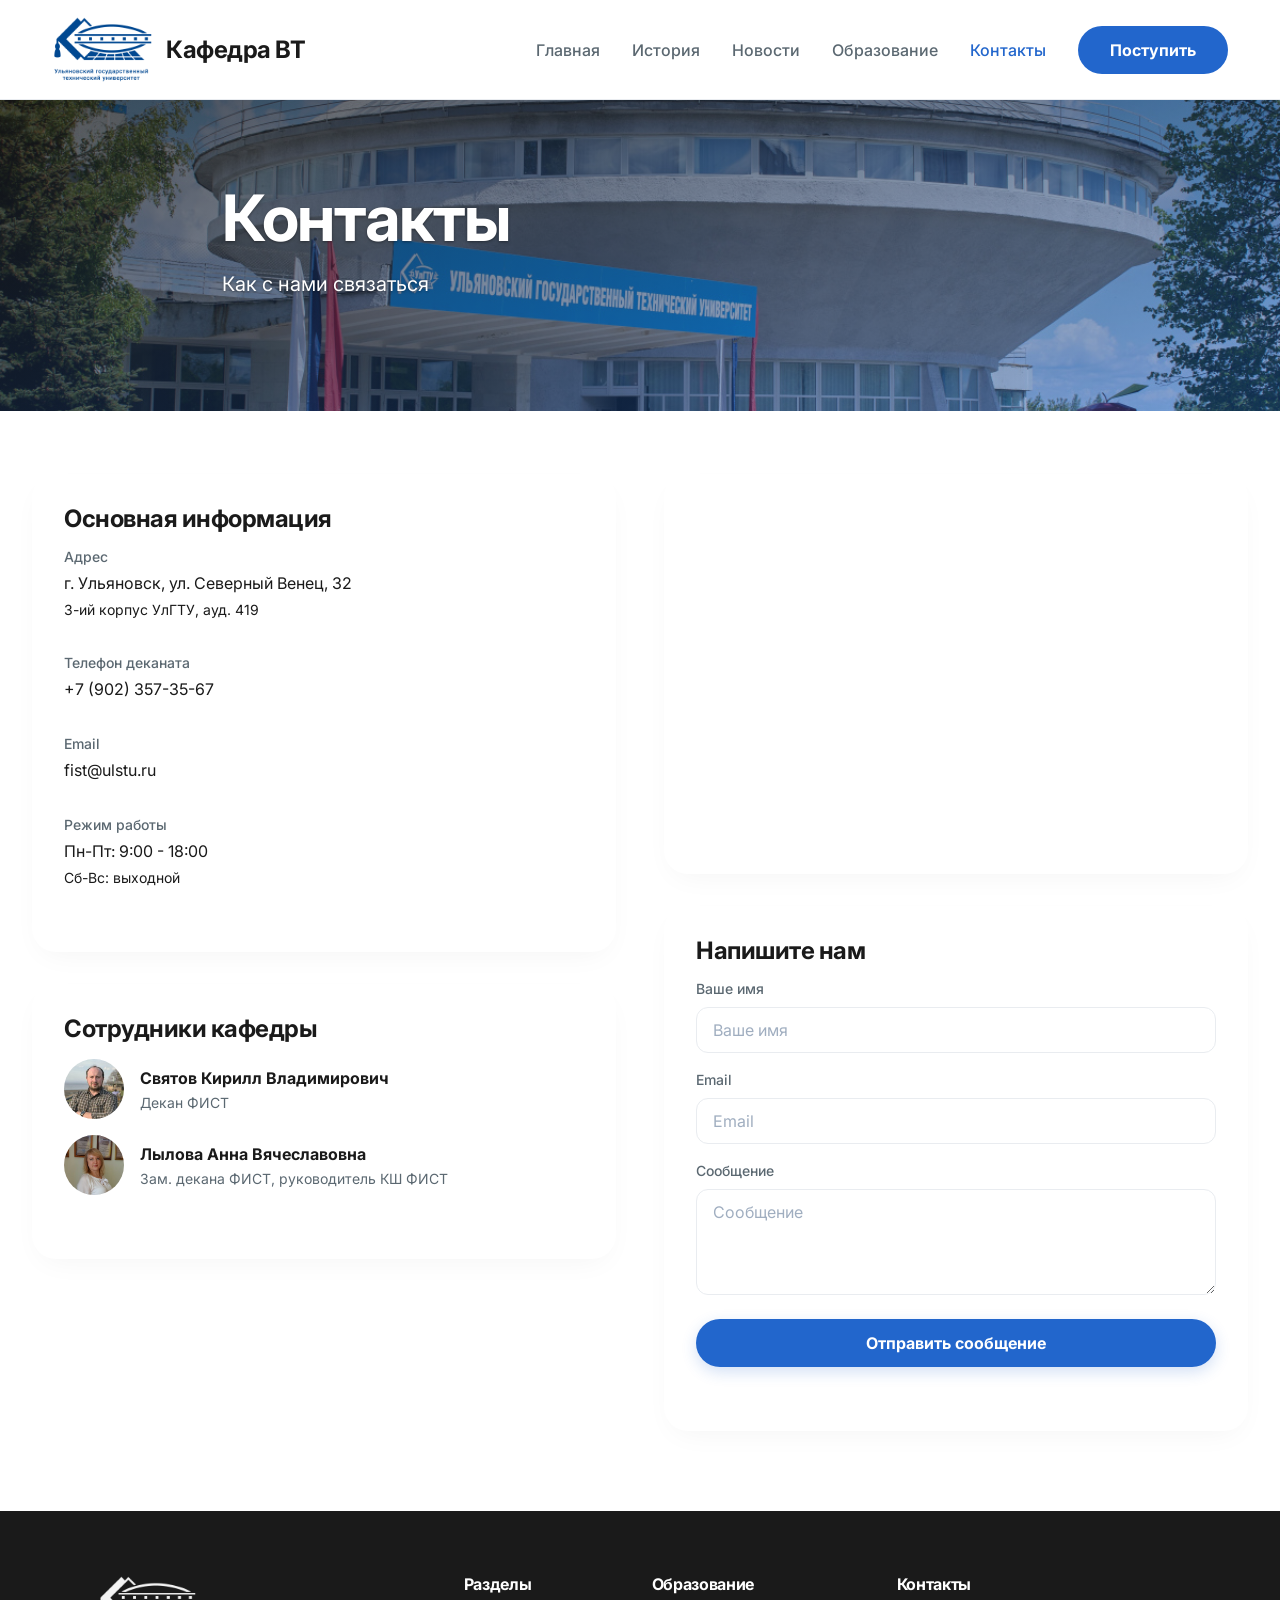
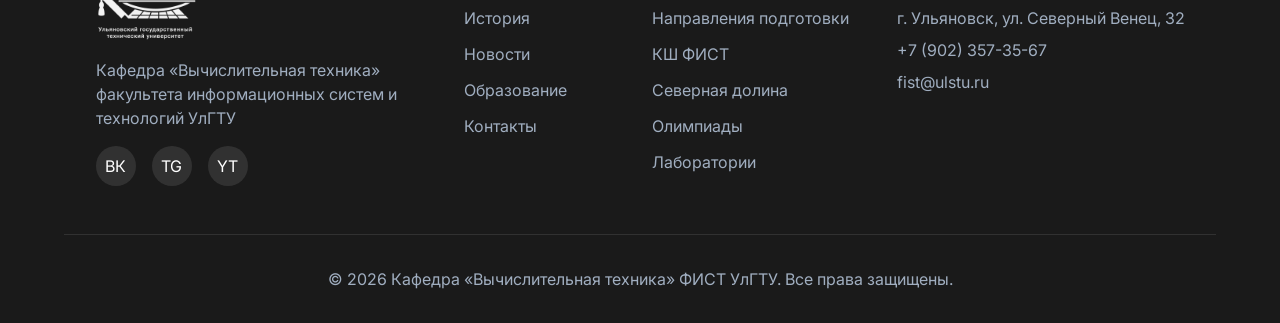
<file: contacts.html>
<!DOCTYPE html>
<html lang="ru">
<head>
  <meta charset="UTF-8">
  <meta name="viewport" content="width=device-width, initial-scale=1.0">
  <title>Контакты — Кафедра «Вычислительная техника» ФИСТ УлГТУ</title>
  <link rel="preconnect" href="https://fonts.googleapis.com">
  <link rel="preconnect" href="https://fonts.gstatic.com" crossorigin>
  <link href="https://fonts.googleapis.com/css2?family=Inter:wght@400;500;700&display=swap" rel="stylesheet">
  <link rel="stylesheet" href="css/variables.css">
  <link rel="stylesheet" href="css/main.css">
  <link rel="stylesheet" href="css/contacts.css">
</head>
<body>
  <header class="header" id="header">
    <nav class="header__nav">
      <div class="header__brand">
        <img class="header__logo" src="images/ulstu-logo.png" width="102" height="67" alt="УлГТУ">
        <a class="header__brand-link" href="index.html">Кафедра ВТ</a>
      </div>
      <button class="header__burger" type="button" aria-label="Открыть меню" aria-expanded="false" id="header-burger">
        <span class="header__burger-line"></span>
        <span class="header__burger-line"></span>
        <span class="header__burger-line"></span>
      </button>
      <div class="header__menu-wrap" id="header-menu-wrap">
        <ul class="header__menu">
          <li class="header__item"><a class="header__link" href="index.html">Главная</a></li>
          <li class="header__item"><a class="header__link" href="history.html">История</a></li>
          <li class="header__item"><a class="header__link" href="news.html">Новости</a></li>
          <li class="header__item"><a class="header__link" href="education.html">Образование</a></li>
          <li class="header__item"><a class="header__link header__link--current" href="contacts.html">Контакты</a></li>
          <li class="header__item"><a class="header__link header__link--button" href="education.html">Поступить</a></li>
        </ul>
      </div>
    </nav>
    <div class="header__overlay" id="header-overlay" aria-hidden="true"></div>
  </header>

  <main>
    <section class="contacts-intro">
      <div class="contacts-intro__container container">
        <h1 class="contacts-intro__title">Контакты</h1>
        <p class="contacts-intro__subtitle">Как с нами связаться</p>
      </div>
    </section>

    <section class="contacts-content">
      <div class="contacts-content__inner container">
        <div class="contacts-grid">
          <div class="contacts-grid__left">
            <div class="contacts-card contacts-card--info">
              <h2 class="contacts-card__title">Основная информация</h2>
              <div class="contacts-card__body">
                <div class="contacts-info__row">
                  <span class="contacts-info__label">Адрес</span>
                  <p class="contacts-info__value">г. Ульяновск, ул. Северный Венец, 32</p>
                  <p class="contacts-info__value contacts-info__value--muted">3-ий корпус УлГТУ, ауд. 419</p>
                </div>
                <div class="contacts-info__row">
                  <span class="contacts-info__label">Телефон деканата</span>
                  <p class="contacts-info__value">+7 (902) 357-35-67</p>
                </div>
                <div class="contacts-info__row">
                  <span class="contacts-info__label">Email</span>
                  <p class="contacts-info__value">fist@ulstu.ru</p>
                </div>
                <div class="contacts-info__row">
                  <span class="contacts-info__label">Режим работы</span>
                  <p class="contacts-info__value">Пн-Пт: 9:00 - 18:00</p>
                  <p class="contacts-info__value contacts-info__value--muted">Сб-Вс: выходной</p>
                </div>
              </div>
            </div>
            <div class="contacts-card contacts-card--staff">
              <h2 class="contacts-card__title">Сотрудники кафедры</h2>
              <div class="contacts-card__body">
                <div class="contacts-staff__list">
                  <div class="contacts-staff__item">
                    <img class="contacts-staff__avatar" src="images/contacts-staff-svyatov.png" width="60" height="60" alt="" decoding="async">
                    <div class="contacts-staff__text">
                      <span class="contacts-staff__name">Святов Кирилл Владимирович</span>
                      <span class="contacts-staff__role">Декан ФИСТ</span>
                    </div>
                  </div>
                  <div class="contacts-staff__item">
                    <img class="contacts-staff__avatar" src="images/contacts-staff-lylova.png" width="60" height="60" alt="" decoding="async">
                    <div class="contacts-staff__text">
                      <span class="contacts-staff__name">Лылова Анна Вячеславовна</span>
                      <span class="contacts-staff__role">Зам. декана ФИСТ, руководитель КШ ФИСТ</span>
                    </div>
                  </div>
                </div>
              </div>
            </div>
          </div>
          <div class="contacts-grid__right">
            <div class="contacts-map">
              <iframe class="contacts-map__iframe" src="https://yandex.ru/map-widget/v1/?ll=48.388448%2C54.351986&z=17&l=map&pt=48.388448,54.351986" title="УлГТУ, 3-ий корпус, ул. Северный Венец, 32"></iframe>
            </div>
            <div class="contacts-card contacts-card--form">
              <h2 class="contacts-card__title">Напишите нам</h2>
              <form class="contacts-form" action="#" method="post">
                <label class="contacts-form__label" for="contacts-name">Ваше имя</label>
                <input class="contacts-form__input" id="contacts-name" type="text" name="name" placeholder="Ваше имя">
                <label class="contacts-form__label" for="contacts-email">Email</label>
                <input class="contacts-form__input" id="contacts-email" type="email" name="email" placeholder="Email">
                <label class="contacts-form__label" for="contacts-message">Сообщение</label>
                <textarea class="contacts-form__textarea" id="contacts-message" name="message" placeholder="Сообщение" rows="4"></textarea>
                <button class="contacts-form__submit" type="submit">Отправить сообщение</button>
              </form>
            </div>
          </div>
        </div>
      </div>
    </section>
  </main>

  <footer class="footer">
    <div class="container footer__container">
      <div class="footer__top">
        <div class="footer__brand">
          <a class="footer__logo-link" href="index.html">
            <img class="footer__logo" src="images/ulstu-logo.png" width="102" height="67" alt="УлГТУ">
          </a>
          <p class="footer__description">Кафедра «Вычислительная техника» факультета информационных систем и технологий УлГТУ</p>
          <div class="footer__social">
            <a class="footer__social-link" href="#">ВК</a>
            <a class="footer__social-link" href="#">TG</a>
            <a class="footer__social-link" href="#">YT</a>
          </div>
        </div>
        <div class="footer__column">
          <h4 class="footer__column-title">Разделы</h4>
          <ul class="footer__list">
            <li><a class="footer__link" href="history.html">История</a></li>
            <li><a class="footer__link" href="news.html">Новости</a></li>
            <li><a class="footer__link" href="education.html">Образование</a></li>
            <li><a class="footer__link" href="contacts.html">Контакты</a></li>
          </ul>
        </div>
        <div class="footer__column">
          <h4 class="footer__column-title">Образование</h4>
          <ul class="footer__list">
            <li><a class="footer__link" href="education.html">Направления подготовки</a></li>
            <li><a class="footer__link" href="education-ksh.html">КШ ФИСТ</a></li>
            <li><a class="footer__link" href="education-severnaya-dolina.html">Северная долина</a></li>
            <li><a class="footer__link" href="education-olimpiady.html">Олимпиады</a></li>
            <li><a class="footer__link" href="education-labs.html">Лаборатории</a></li>
          </ul>
        </div>
        <div class="footer__column footer__column--contacts">
          <h4 class="footer__column-title">Контакты</h4>
          <p class="footer__contact">г. Ульяновск, ул. Северный Венец, 32</p>
          <p class="footer__contact"><a class="footer__link" href="tel:+79023573567">+7 (902) 357-35-67</a></p>
          <p class="footer__contact"><a class="footer__link" href="mailto:fist@ulstu.ru">fist@ulstu.ru</a></p>
        </div>
      </div>
      <div class="footer__bottom">
        <p class="footer__copyright">© 2026 Кафедра «Вычислительная техника» ФИСТ УлГТУ. Все права защищены.</p>
      </div>
    </div>
  </footer>
  <script src="js/header.js"></script>
</body>
</html>
</file>
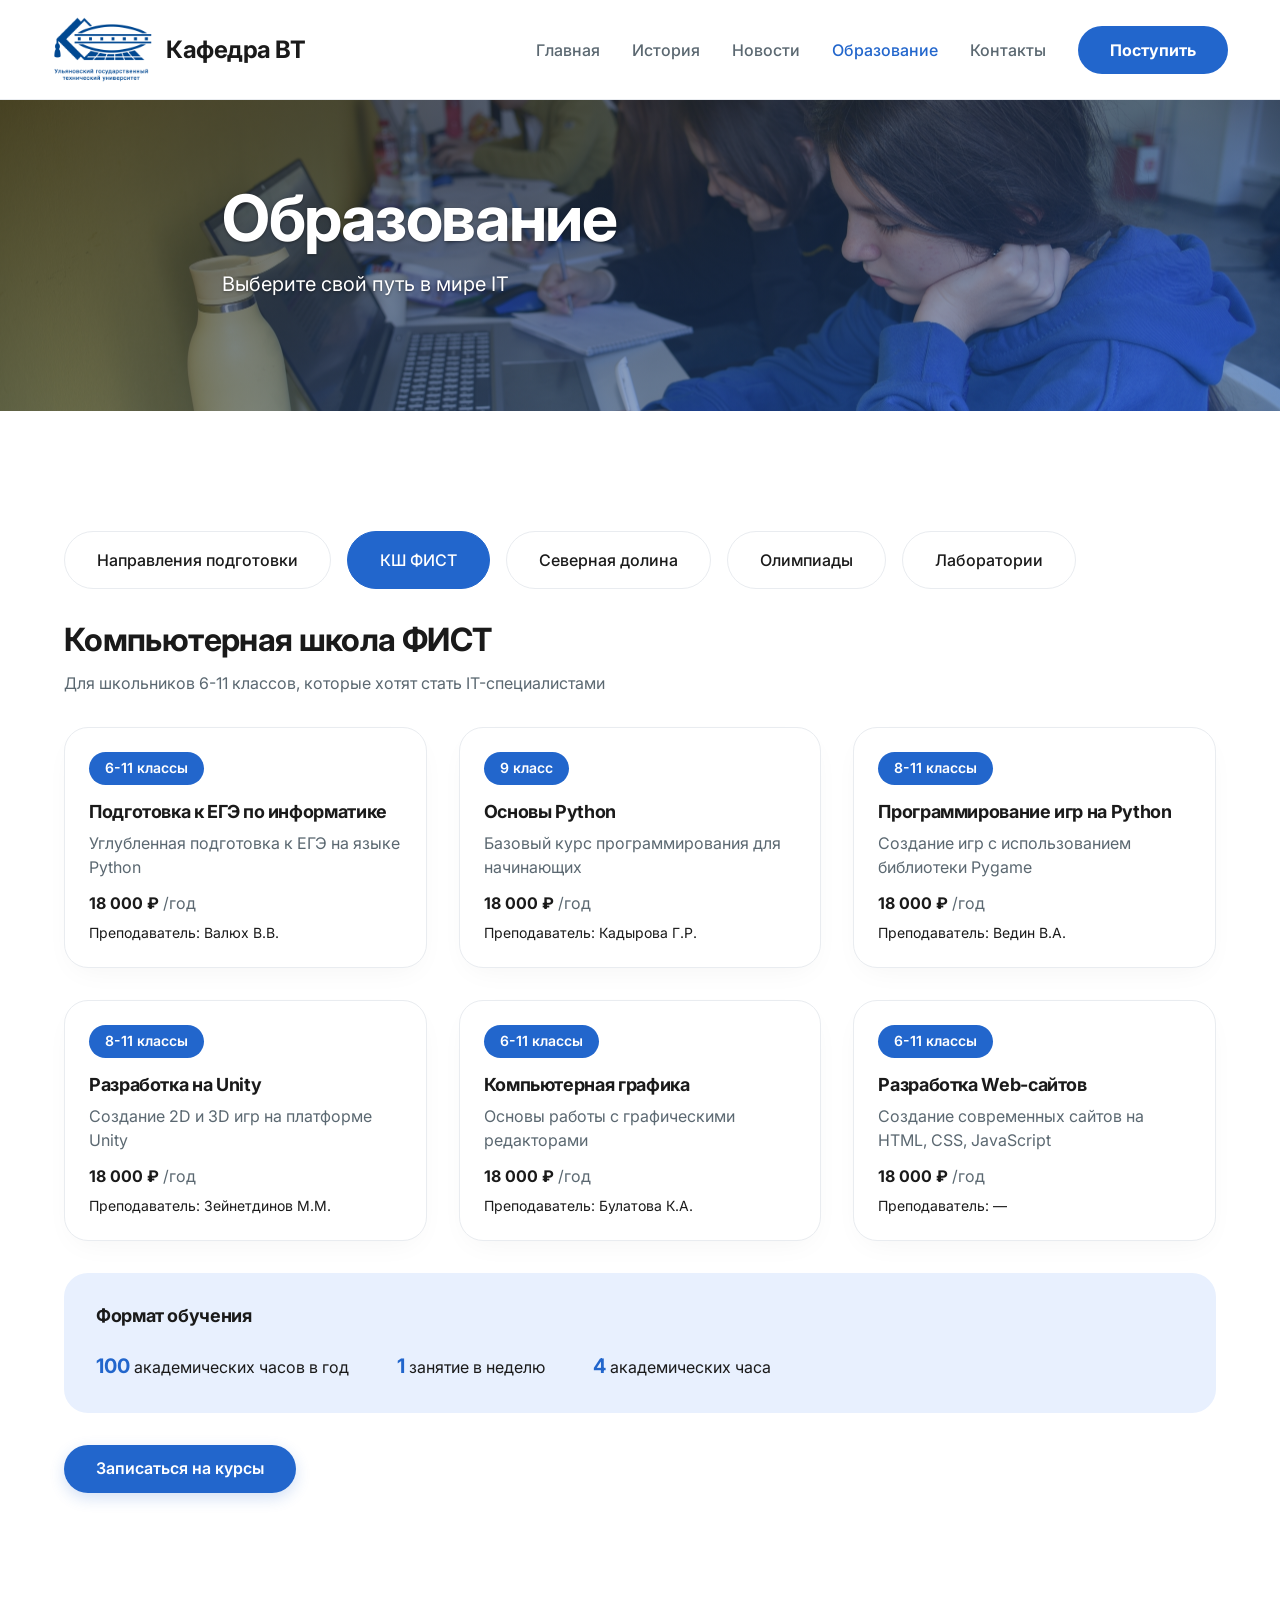
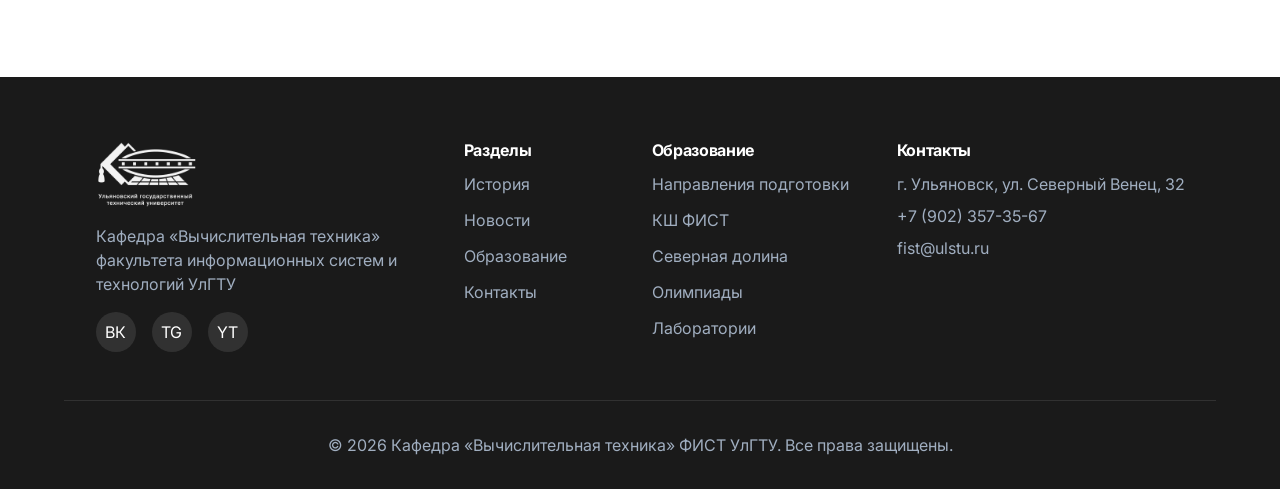
<file: education-ksh.html>
<!DOCTYPE html>
<html lang="ru">
<head>
  <meta charset="UTF-8">
  <meta name="viewport" content="width=device-width, initial-scale=1.0">
  <title>КШ ФИСТ — Образование — Кафедра «Вычислительная техника» ФИСТ УлГТУ</title>
  <link rel="preconnect" href="https://fonts.googleapis.com">
  <link rel="preconnect" href="https://fonts.gstatic.com" crossorigin>
  <link href="https://fonts.googleapis.com/css2?family=Inter:wght@400;500;700&display=swap" rel="stylesheet">
  <link rel="stylesheet" href="css/variables.css">
  <link rel="stylesheet" href="css/main.css">
  <link rel="stylesheet" href="css/education.css">
  <link rel="stylesheet" href="css/education-ksh.css">
</head>
<body>
  <header class="header" id="header">
    <nav class="header__nav">
      <div class="header__brand">
        <img class="header__logo" src="images/ulstu-logo.png" width="102" height="67" alt="УлГТУ">
        <a class="header__brand-link" href="index.html">Кафедра ВТ</a>
      </div>
      <button class="header__burger" type="button" aria-label="Открыть меню" aria-expanded="false" id="header-burger">
        <span class="header__burger-line"></span>
        <span class="header__burger-line"></span>
        <span class="header__burger-line"></span>
      </button>
      <div class="header__menu-wrap" id="header-menu-wrap">
        <ul class="header__menu">
          <li class="header__item"><a class="header__link" href="index.html">Главная</a></li>
          <li class="header__item"><a class="header__link" href="history.html">История</a></li>
          <li class="header__item"><a class="header__link" href="news.html">Новости</a></li>
          <li class="header__item"><a class="header__link header__link--current" href="education.html">Образование</a></li>
          <li class="header__item"><a class="header__link" href="contacts.html">Контакты</a></li>
          <li class="header__item"><a class="header__link header__link--button" href="education.html">Поступить</a></li>
        </ul>
      </div>
    </nav>
    <div class="header__overlay" id="header-overlay" aria-hidden="true"></div>
  </header>

  <main>
    <section class="education-intro">
      <div class="education-intro__container container">
        <h1 class="education-intro__title">Образование</h1>
        <p class="education-intro__subtitle">Выберите свой путь в мире IT</p>
      </div>
    </section>

    <section class="education-content">
      <div class="container container--education">
        <nav class="education-tabs" aria-label="Разделы образования">
          <a class="education-tabs__item" href="education.html">Направления подготовки</a>
          <a class="education-tabs__item education-tabs__item--active" href="education-ksh.html">КШ ФИСТ</a>
          <a class="education-tabs__item" href="education-severnaya-dolina.html">Северная долина</a>
          <a class="education-tabs__item" href="education-olimpiady.html">Олимпиады</a>
          <a class="education-tabs__item" href="education-labs.html">Лаборатории</a>
        </nav>

        <div class="ksh-section">
          <h2 class="ksh-section__title">Компьютерная школа ФИСТ</h2>
          <p class="ksh-section__subtitle">Для школьников 6-11 классов, которые хотят стать IT-специалистами</p>

          <div class="ksh-courses">
            <article class="ksh-course-card">
              <span class="ksh-course-card__badge">6-11 классы</span>
              <h3 class="ksh-course-card__title">Подготовка к ЕГЭ по информатике</h3>
              <p class="ksh-course-card__desc">Углубленная подготовка к ЕГЭ на языке Python</p>
              <p class="ksh-course-card__price">18 000 ₽ <span class="ksh-course-card__price-unit">/год</span></p>
              <p class="ksh-course-card__teacher">Преподаватель: Валюх В.В.</p>
            </article>
            <article class="ksh-course-card">
              <span class="ksh-course-card__badge">9 класс</span>
              <h3 class="ksh-course-card__title">Основы Python</h3>
              <p class="ksh-course-card__desc">Базовый курс программирования для начинающих</p>
              <p class="ksh-course-card__price">18 000 ₽ <span class="ksh-course-card__price-unit">/год</span></p>
              <p class="ksh-course-card__teacher">Преподаватель: Кадырова Г.Р.</p>
            </article>
            <article class="ksh-course-card">
              <span class="ksh-course-card__badge">8-11 классы</span>
              <h3 class="ksh-course-card__title">Программирование игр на Python</h3>
              <p class="ksh-course-card__desc">Создание игр с использованием библиотеки Pygame</p>
              <p class="ksh-course-card__price">18 000 ₽ <span class="ksh-course-card__price-unit">/год</span></p>
              <p class="ksh-course-card__teacher">Преподаватель: Ведин В.А.</p>
            </article>
            <article class="ksh-course-card">
              <span class="ksh-course-card__badge">8-11 классы</span>
              <h3 class="ksh-course-card__title">Разработка на Unity</h3>
              <p class="ksh-course-card__desc">Создание 2D и 3D игр на платформе Unity</p>
              <p class="ksh-course-card__price">18 000 ₽ <span class="ksh-course-card__price-unit">/год</span></p>
              <p class="ksh-course-card__teacher">Преподаватель: Зейнетдинов М.М.</p>
            </article>
            <article class="ksh-course-card">
              <span class="ksh-course-card__badge">6-11 классы</span>
              <h3 class="ksh-course-card__title">Компьютерная графика</h3>
              <p class="ksh-course-card__desc">Основы работы с графическими редакторами</p>
              <p class="ksh-course-card__price">18 000 ₽ <span class="ksh-course-card__price-unit">/год</span></p>
              <p class="ksh-course-card__teacher">Преподаватель: Булатова К.А.</p>
            </article>
            <article class="ksh-course-card">
              <span class="ksh-course-card__badge">6-11 классы</span>
              <h3 class="ksh-course-card__title">Разработка Web-сайтов</h3>
              <p class="ksh-course-card__desc">Создание современных сайтов на HTML, CSS, JavaScript</p>
              <p class="ksh-course-card__price">18 000 ₽ <span class="ksh-course-card__price-unit">/год</span></p>
              <p class="ksh-course-card__teacher">Преподаватель: —</p>
            </article>
          </div>

          <div class="ksh-format">
            <h3 class="ksh-format__title">Формат обучения</h3>
            <ul class="ksh-format__list">
              <li class="ksh-format__item"><span class="ksh-format__value">100</span> академических часов в год</li>
              <li class="ksh-format__item"><span class="ksh-format__value">1</span> занятие в неделю</li>
              <li class="ksh-format__item"><span class="ksh-format__value">4</span> академических часа</li>
            </ul>
          </div>
          <div class="ksh-cta">
            <a class="ksh-cta__button" href="contacts.html">Записаться на курсы</a>
          </div>
        </div>
      </div>
    </section>
  </main>

  <footer class="footer">
    <div class="container container--narrow">
      <div class="footer__top">
        <div class="footer__brand">
          <img class="footer__logo" src="images/ulstu-logo.png" width="102" height="67" alt="УлГТУ">
          <p class="footer__description">Кафедра «Вычислительная техника» факультета информационных систем и технологий УлГТУ</p>
          <div class="footer__social">
            <a class="footer__social-link" href="#">ВК</a>
            <a class="footer__social-link" href="#">TG</a>
            <a class="footer__social-link" href="#">YT</a>
          </div>
        </div>
        <div class="footer__column">
          <h4 class="footer__column-title">Разделы</h4>
          <ul class="footer__list">
            <li><a class="footer__link" href="history.html">История</a></li>
            <li><a class="footer__link" href="news.html">Новости</a></li>
            <li><a class="footer__link" href="education.html">Образование</a></li>
            <li><a class="footer__link" href="contacts.html">Контакты</a></li>
          </ul>
        </div>
        <div class="footer__column">
          <h4 class="footer__column-title">Образование</h4>
          <ul class="footer__list">
            <li><a class="footer__link" href="education.html">Направления подготовки</a></li>
            <li><a class="footer__link" href="education-ksh.html">КШ ФИСТ</a></li>
            <li><a class="footer__link" href="#">Северная долина</a></li>
            <li><a class="footer__link" href="#">Олимпиады</a></li>
            <li><a class="footer__link" href="education-labs.html">Лаборатории</a></li>
          </ul>
        </div>
        <div class="footer__column footer__column--contacts">
          <h4 class="footer__column-title">Контакты</h4>
          <p class="footer__contact">г. Ульяновск, ул. Северный Венец, 32</p>
          <p class="footer__contact"><a class="footer__link" href="tel:+79023573567">+7 (902) 357-35-67</a></p>
          <p class="footer__contact"><a class="footer__link" href="mailto:fist@ulstu.ru">fist@ulstu.ru</a></p>
        </div>
      </div>
      <div class="footer__bottom">
        <p class="footer__copyright">© 2026 Кафедра «Вычислительная техника» ФИСТ УлГТУ. Все права защищены.</p>
      </div>
    </div>
  </footer>
  <script src="js/header.js"></script>
</body>
</html>
</file>
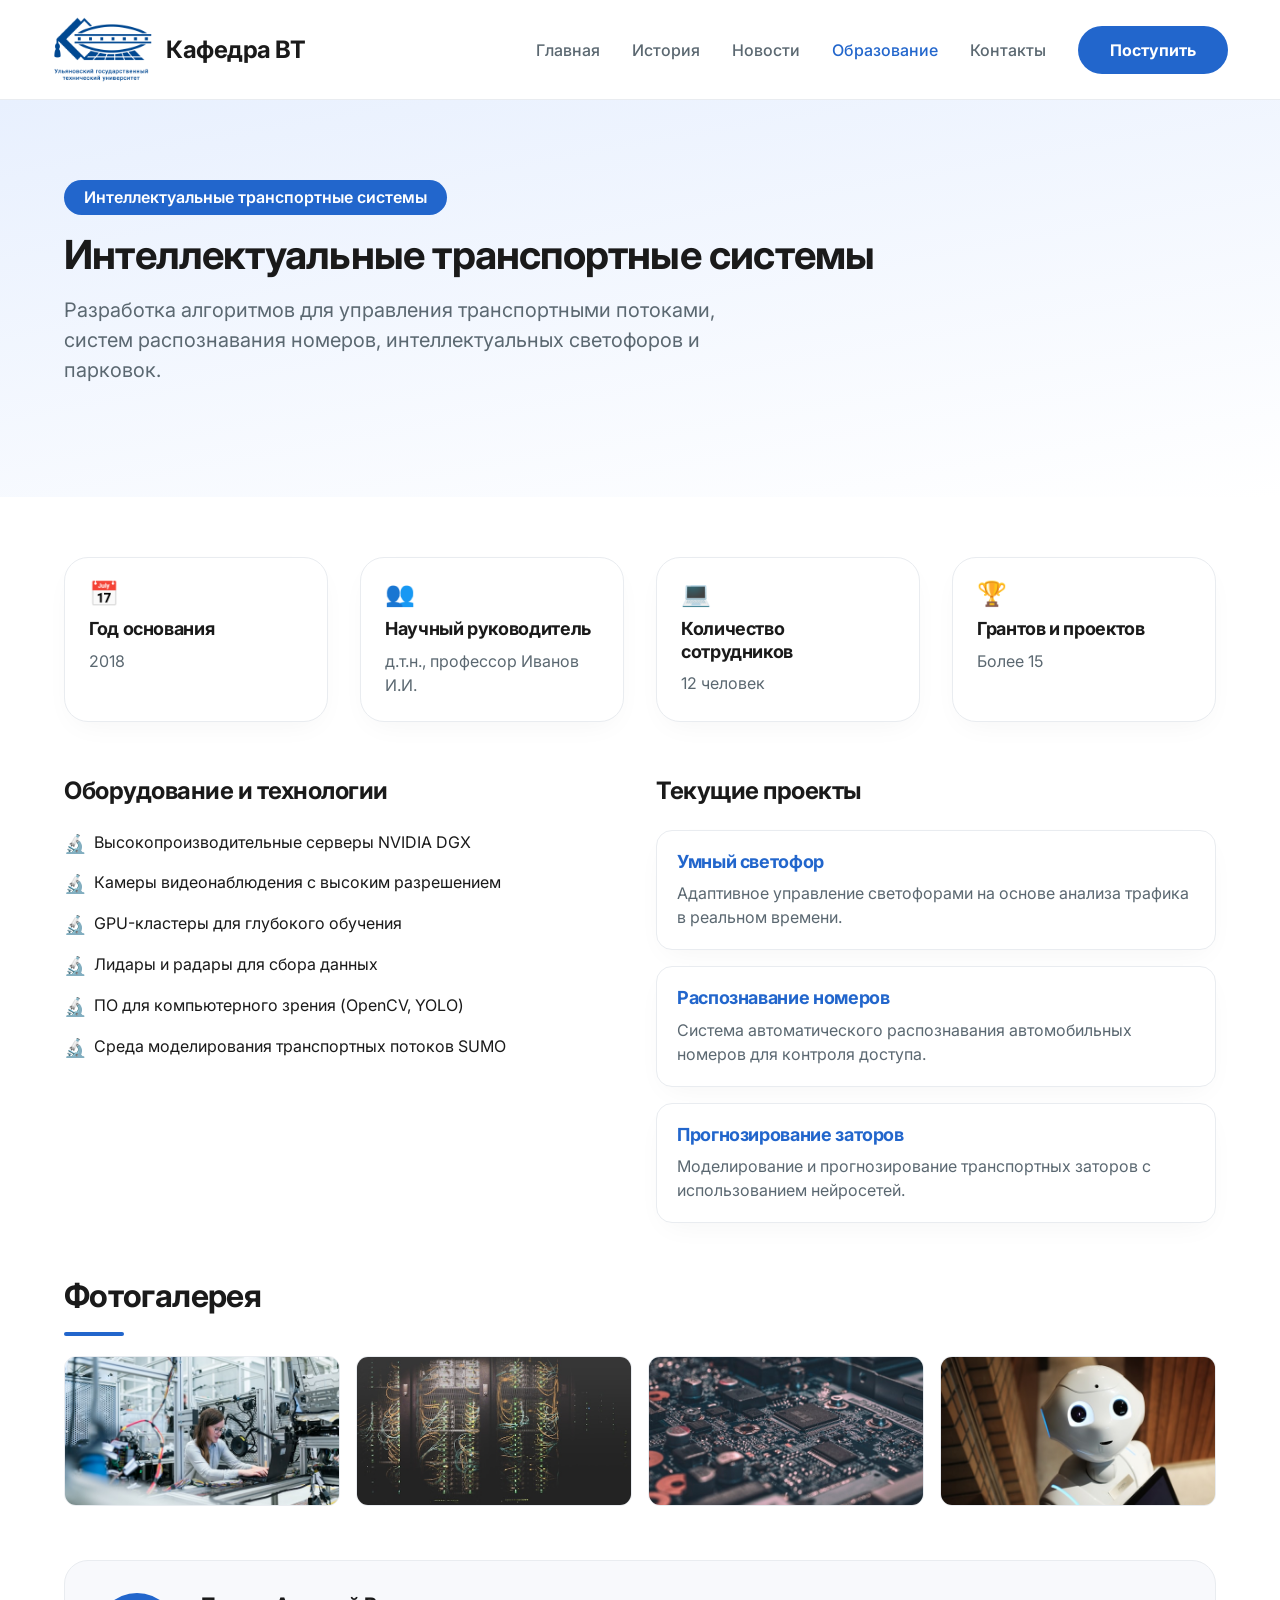
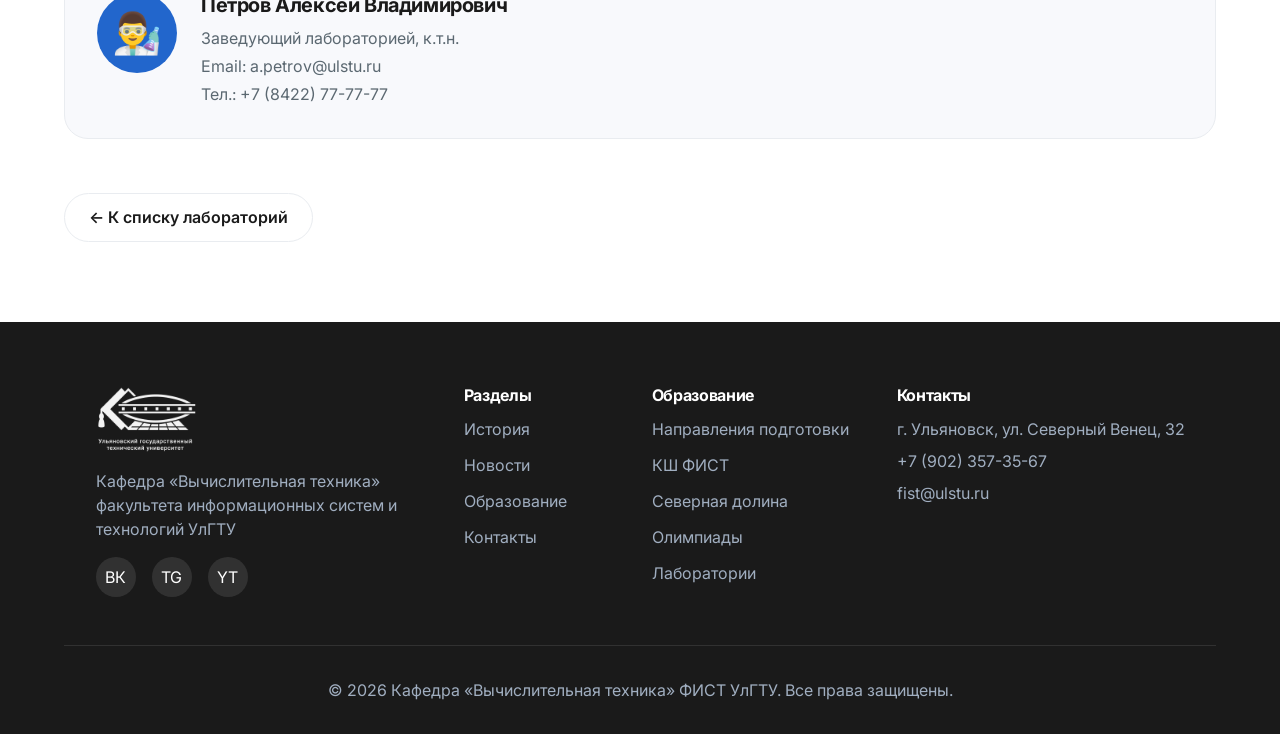
<file: education-labs-its.html>
<!DOCTYPE html>
<html lang="ru">
<head>
  <meta charset="UTF-8">
  <meta name="viewport" content="width=device-width, initial-scale=1.0">
  <title>Интеллектуальные транспортные системы — Лаборатории — Кафедра «Вычислительная техника» ФИСТ УлГТУ</title>
  <link rel="preconnect" href="https://fonts.googleapis.com">
  <link rel="preconnect" href="https://fonts.gstatic.com" crossorigin>
  <link href="https://fonts.googleapis.com/css2?family=Inter:wght@400;500;700&display=swap" rel="stylesheet">
  <link rel="stylesheet" href="css/variables.css">
  <link rel="stylesheet" href="css/main.css">
  <link rel="stylesheet" href="css/education-labs-its.css">
</head>
<body>
  <header class="header" id="header">
    <nav class="header__nav">
      <div class="header__brand">
        <img class="header__logo" src="images/ulstu-logo.png" width="102" height="67" alt="УлГТУ">
        <a class="header__brand-link" href="index.html">Кафедра ВТ</a>
      </div>
      <button class="header__burger" type="button" aria-label="Открыть меню" aria-expanded="false" id="header-burger">
        <span class="header__burger-line"></span>
        <span class="header__burger-line"></span>
        <span class="header__burger-line"></span>
      </button>
      <div class="header__menu-wrap" id="header-menu-wrap">
        <ul class="header__menu">
          <li class="header__item"><a class="header__link" href="index.html">Главная</a></li>
          <li class="header__item"><a class="header__link" href="history.html">История</a></li>
          <li class="header__item"><a class="header__link" href="news.html">Новости</a></li>
          <li class="header__item"><a class="header__link header__link--current" href="education.html">Образование</a></li>
          <li class="header__item"><a class="header__link" href="contacts.html">Контакты</a></li>
          <li class="header__item"><a class="header__link header__link--button" href="education.html">Поступить</a></li>
        </ul>
      </div>
    </nav>
    <div class="header__overlay" id="header-overlay" aria-hidden="true"></div>
  </header>

  <main>
    <section class="lab-detail-hero">
      <div class="lab-detail-hero__container container">
        <span class="lab-detail-hero__badge">Интеллектуальные транспортные системы</span>
        <h1 class="lab-detail-hero__title">Интеллектуальные транспортные системы</h1>
        <p class="lab-detail-hero__lead">Разработка алгоритмов для управления транспортными потоками, систем распознавания номеров, интеллектуальных светофоров и парковок.</p>
      </div>
    </section>

    <section class="lab-detail-content">
      <div class="container container--lab-detail">
        <div class="lab-detail-cards">
          <article class="lab-detail-info-card">
            <span class="lab-detail-info-card__icon" aria-hidden="true">📅</span>
            <h3 class="lab-detail-info-card__title">Год основания</h3>
            <p class="lab-detail-info-card__text">2018</p>
          </article>
          <article class="lab-detail-info-card">
            <span class="lab-detail-info-card__icon" aria-hidden="true">👥</span>
            <h3 class="lab-detail-info-card__title">Научный руководитель</h3>
            <p class="lab-detail-info-card__text">д.т.н., профессор Иванов И.И.</p>
          </article>
          <article class="lab-detail-info-card">
            <span class="lab-detail-info-card__icon" aria-hidden="true">💻</span>
            <h3 class="lab-detail-info-card__title">Количество сотрудников</h3>
            <p class="lab-detail-info-card__text">12 человек</p>
          </article>
          <article class="lab-detail-info-card">
            <span class="lab-detail-info-card__icon" aria-hidden="true">🏆</span>
            <h3 class="lab-detail-info-card__title">Грантов и проектов</h3>
            <p class="lab-detail-info-card__text">Более 15</p>
          </article>
        </div>

        <div class="lab-detail-grid">
          <div class="lab-detail-equipment">
            <h2 class="lab-detail-section__title">Оборудование и технологии</h2>
            <ul class="lab-detail-equipment__list">
              <li><span class="lab-detail-equipment__icon" aria-hidden="true">🔬</span> Высокопроизводительные серверы NVIDIA DGX</li>
              <li><span class="lab-detail-equipment__icon" aria-hidden="true">🔬</span> Камеры видеонаблюдения с высоким разрешением</li>
              <li><span class="lab-detail-equipment__icon" aria-hidden="true">🔬</span> GPU-кластеры для глубокого обучения</li>
              <li><span class="lab-detail-equipment__icon" aria-hidden="true">🔬</span> Лидары и радары для сбора данных</li>
              <li><span class="lab-detail-equipment__icon" aria-hidden="true">🔬</span> ПО для компьютерного зрения (OpenCV, YOLO)</li>
              <li><span class="lab-detail-equipment__icon" aria-hidden="true">🔬</span> Среда моделирования транспортных потоков SUMO</li>
            </ul>
          </div>

          <div class="lab-detail-projects">
            <h2 class="lab-detail-section__title">Текущие проекты</h2>
            <div class="lab-detail-projects__list">
              <article class="lab-detail-project-card">
                <h4 class="lab-detail-project-card__title">Умный светофор</h4>
                <p class="lab-detail-project-card__text">Адаптивное управление светофорами на основе анализа трафика в реальном времени.</p>
              </article>
              <article class="lab-detail-project-card">
                <h4 class="lab-detail-project-card__title">Распознавание номеров</h4>
                <p class="lab-detail-project-card__text">Система автоматического распознавания автомобильных номеров для контроля доступа.</p>
              </article>
              <article class="lab-detail-project-card">
                <h4 class="lab-detail-project-card__title">Прогнозирование заторов</h4>
                <p class="lab-detail-project-card__text">Моделирование и прогнозирование транспортных заторов с использованием нейросетей.</p>
              </article>
            </div>
          </div>
        </div>

        <div class="lab-detail-gallery">
          <h2 class="lab-detail-gallery__title">Фотогалерея</h2>
          <div class="lab-detail-gallery__title-line" aria-hidden="true"></div>
          <div class="lab-detail-gallery__grid">
            <img class="lab-detail-gallery__img" src="images/its-lab-1.jpg" alt="Лаборатория ИТС" width="298" height="150">
            <img class="lab-detail-gallery__img" src="images/its-lab-2.jpg" alt="Оборудование лаборатории" width="298" height="150">
            <img class="lab-detail-gallery__img" src="images/its-lab-3.jpg" alt="Исследования в лаборатории" width="298" height="150">
            <img class="lab-detail-gallery__img" src="images/its-lab-4.jpg" alt="Рабочее место в лаборатории" width="298" height="150">
          </div>
        </div>

        <div class="lab-detail-contact">
          <div class="lab-detail-contact__icon" aria-hidden="true">👨‍🔬</div>
          <div class="lab-detail-contact__info">
            <h3 class="lab-detail-contact__name">Петров Алексей Владимирович</h3>
            <p class="lab-detail-contact__role">Заведующий лабораторией, к.т.н.</p>
            <p class="lab-detail-contact__email">Email: a.petrov@ulstu.ru</p>
            <p class="lab-detail-contact__phone">Тел.: +7 (8422) 77-77-77</p>
          </div>
        </div>

        <div class="lab-detail-back">
          <a class="lab-detail-back__link" href="education-labs.html">← К списку лабораторий</a>
        </div>
      </div>
    </section>
  </main>

  <footer class="footer">
    <div class="container container--narrow">
      <div class="footer__top">
        <div class="footer__brand">
          <img class="footer__logo" src="images/ulstu-logo.png" width="102" height="67" alt="УлГТУ">
          <p class="footer__description">Кафедра «Вычислительная техника» факультета информационных систем и технологий УлГТУ</p>
          <div class="footer__social">
            <a class="footer__social-link" href="#">ВК</a>
            <a class="footer__social-link" href="#">TG</a>
            <a class="footer__social-link" href="#">YT</a>
          </div>
        </div>
        <div class="footer__column">
          <h4 class="footer__column-title">Разделы</h4>
          <ul class="footer__list">
            <li><a class="footer__link" href="history.html">История</a></li>
            <li><a class="footer__link" href="news.html">Новости</a></li>
            <li><a class="footer__link" href="education.html">Образование</a></li>
            <li><a class="footer__link" href="contacts.html">Контакты</a></li>
          </ul>
        </div>
        <div class="footer__column">
          <h4 class="footer__column-title">Образование</h4>
          <ul class="footer__list">
            <li><a class="footer__link" href="education.html">Направления подготовки</a></li>
            <li><a class="footer__link" href="education-ksh.html">КШ ФИСТ</a></li>
            <li><a class="footer__link" href="education-severnaya-dolina.html">Северная долина</a></li>
            <li><a class="footer__link" href="education-olimpiady.html">Олимпиады</a></li>
            <li><a class="footer__link" href="education-labs.html">Лаборатории</a></li>
          </ul>
        </div>
        <div class="footer__column footer__column--contacts">
          <h4 class="footer__column-title">Контакты</h4>
          <p class="footer__contact">г. Ульяновск, ул. Северный Венец, 32</p>
          <p class="footer__contact"><a class="footer__link" href="tel:+79023573567">+7 (902) 357-35-67</a></p>
          <p class="footer__contact"><a class="footer__link" href="mailto:fist@ulstu.ru">fist@ulstu.ru</a></p>
        </div>
      </div>
      <div class="footer__bottom">
        <p class="footer__copyright">© 2026 Кафедра «Вычислительная техника» ФИСТ УлГТУ. Все права защищены.</p>
      </div>
    </div>
  </footer>
  <script src="js/header.js"></script>
</body>
</html>
</file>
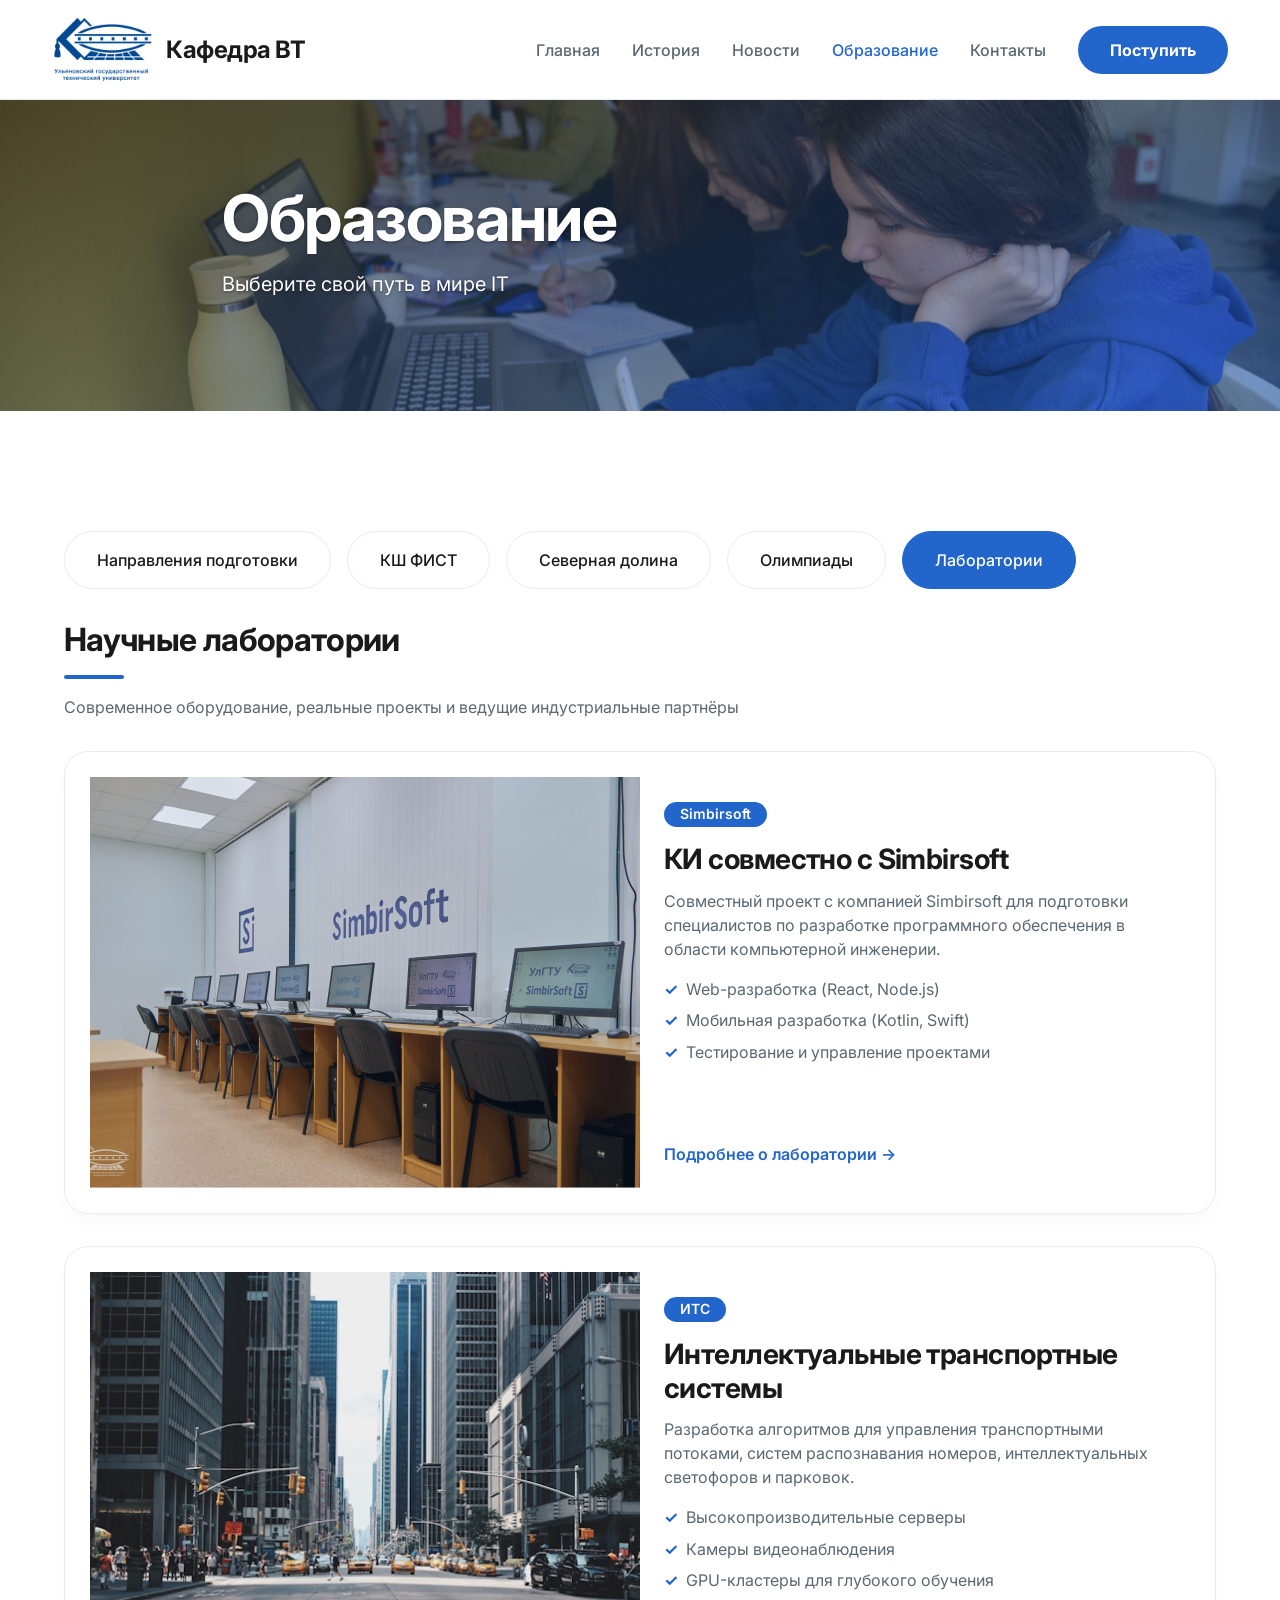
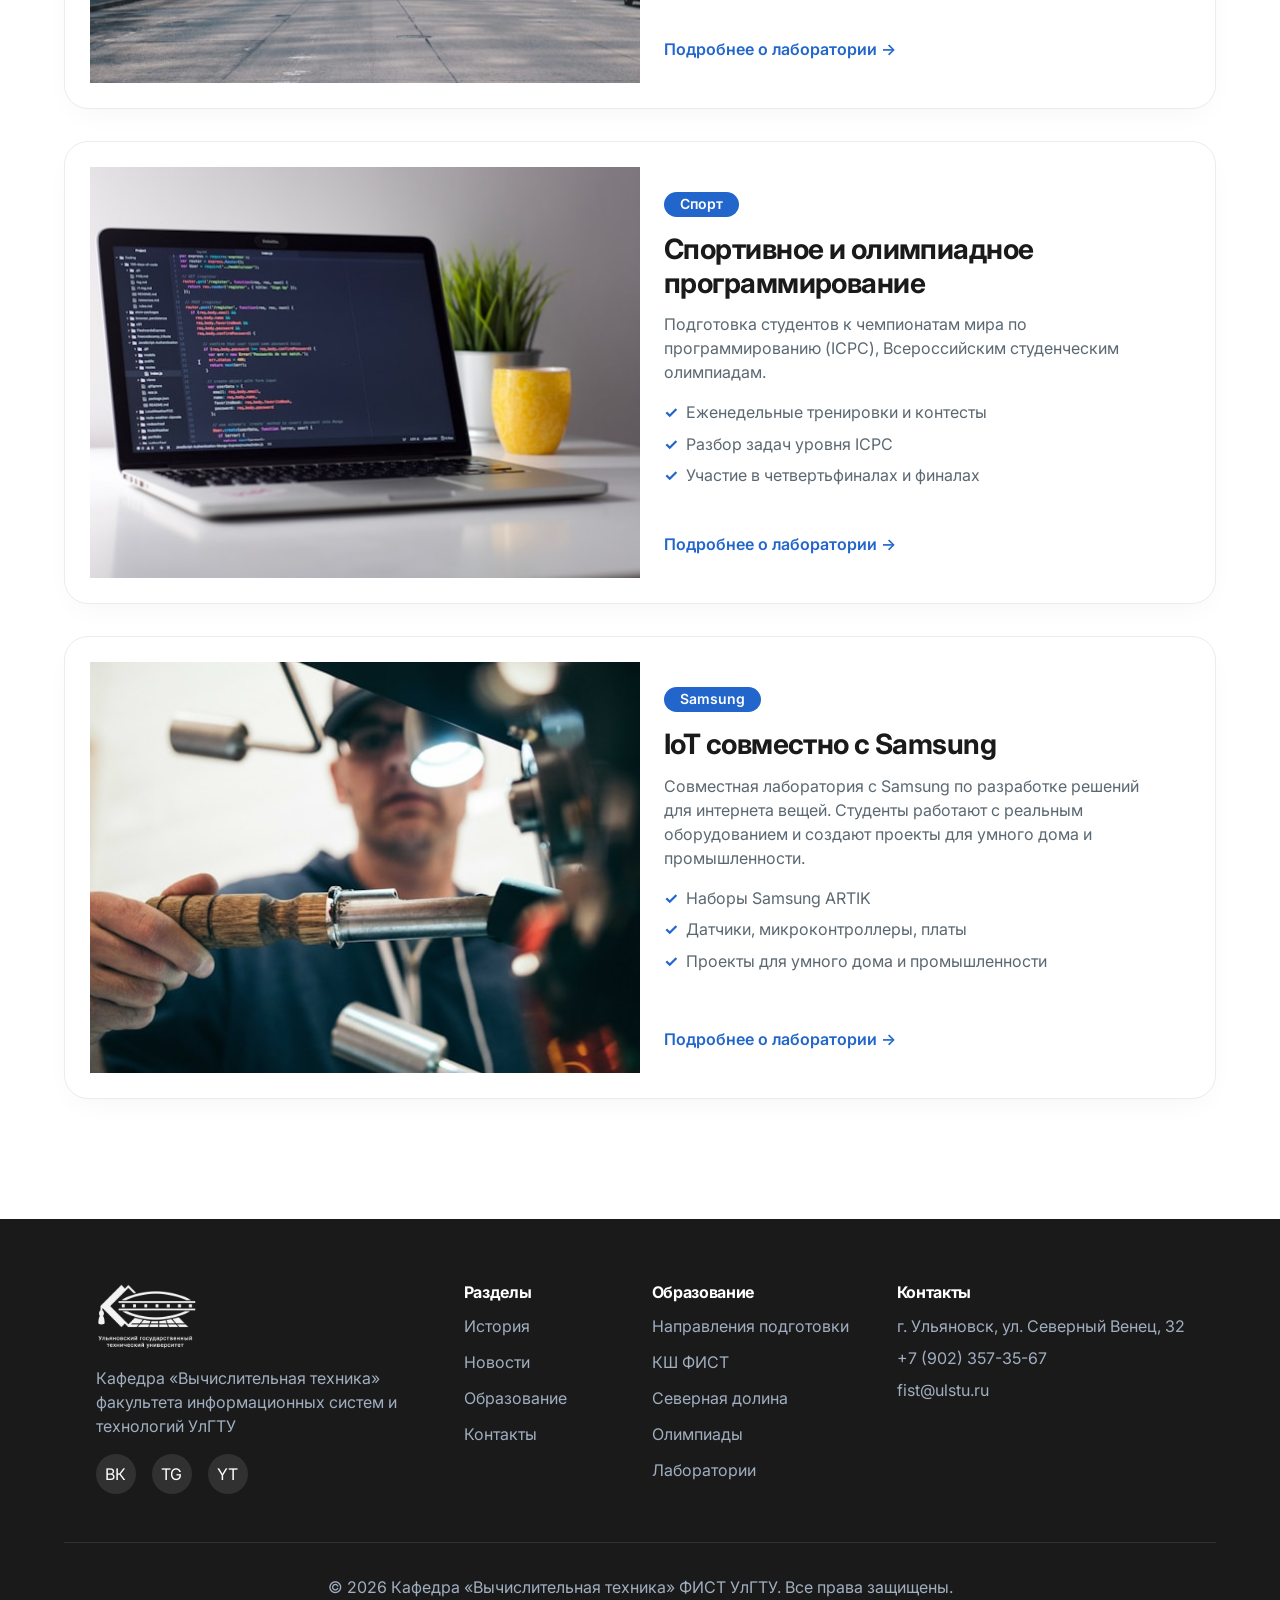
<file: education-labs.html>
<!DOCTYPE html>
<html lang="ru">
<head>
  <meta charset="UTF-8">
  <meta name="viewport" content="width=device-width, initial-scale=1.0">
  <title>Лаборатории — Образование — Кафедра «Вычислительная техника» ФИСТ УлГТУ</title>
  <link rel="preconnect" href="https://fonts.googleapis.com">
  <link rel="preconnect" href="https://fonts.gstatic.com" crossorigin>
  <link href="https://fonts.googleapis.com/css2?family=Inter:wght@400;500;700&display=swap" rel="stylesheet">
  <link rel="stylesheet" href="css/variables.css">
  <link rel="stylesheet" href="css/main.css">
  <link rel="stylesheet" href="css/education.css">
  <link rel="stylesheet" href="css/education-labs.css">
</head>
<body>
  <header class="header" id="header">
    <nav class="header__nav">
      <div class="header__brand">
        <img class="header__logo" src="images/ulstu-logo.png" width="102" height="67" alt="УлГТУ">
        <a class="header__brand-link" href="index.html">Кафедра ВТ</a>
      </div>
      <button class="header__burger" type="button" aria-label="Открыть меню" aria-expanded="false" id="header-burger">
        <span class="header__burger-line"></span>
        <span class="header__burger-line"></span>
        <span class="header__burger-line"></span>
      </button>
      <div class="header__menu-wrap" id="header-menu-wrap">
        <ul class="header__menu">
          <li class="header__item"><a class="header__link" href="index.html">Главная</a></li>
          <li class="header__item"><a class="header__link" href="history.html">История</a></li>
          <li class="header__item"><a class="header__link" href="news.html">Новости</a></li>
          <li class="header__item"><a class="header__link header__link--current" href="education.html">Образование</a></li>
          <li class="header__item"><a class="header__link" href="contacts.html">Контакты</a></li>
          <li class="header__item"><a class="header__link header__link--button" href="education.html">Поступить</a></li>
        </ul>
      </div>
    </nav>
    <div class="header__overlay" id="header-overlay" aria-hidden="true"></div>
  </header>

  <main>
    <section class="education-intro">
      <div class="education-intro__container container">
        <h1 class="education-intro__title">Образование</h1>
        <p class="education-intro__subtitle">Выберите свой путь в мире IT</p>
      </div>
    </section>

    <section class="education-content">
      <div class="container container--education">
        <nav class="education-tabs" aria-label="Разделы образования">
          <a class="education-tabs__item" href="education.html">Направления подготовки</a>
          <a class="education-tabs__item" href="education-ksh.html">КШ ФИСТ</a>
          <a class="education-tabs__item" href="education-severnaya-dolina.html">Северная долина</a>
          <a class="education-tabs__item" href="education-olimpiady.html">Олимпиады</a>
          <a class="education-tabs__item education-tabs__item--active" href="education-labs.html">Лаборатории</a>
        </nav>

        <div class="labs-section">
          <h2 class="labs-section__title">Научные лаборатории</h2>
          <div class="labs-section__title-line" aria-hidden="true"></div>
          <p class="labs-section__subtitle">Современное оборудование, реальные проекты и ведущие индустриальные партнёры</p>

          <div class="labs-cards">
            <article class="lab-card">
              <div class="lab-card__image lab-card__image--1"></div>
              <div class="lab-card__body">
                <div class="lab-card__content">
                  <span class="lab-card__badge">Simbirsoft</span>
                  <h3 class="lab-card__title">КИ совместно с Simbirsoft</h3>
                  <p class="lab-card__text">Совместный проект с компанией Simbirsoft для подготовки специалистов по разработке программного обеспечения в области компьютерной инженерии.</p>
                  <ul class="lab-card__list">
                    <li>Web-разработка (React, Node.js)</li>
                    <li>Мобильная разработка (Kotlin, Swift)</li>
                    <li>Тестирование и управление проектами</li>
                  </ul>
                </div>
                <a class="lab-card__link" href="#">Подробнее о лаборатории →</a>
              </div>
            </article>

            <article class="lab-card">
              <div class="lab-card__image lab-card__image--2"></div>
              <div class="lab-card__body">
                <div class="lab-card__content">
<span class="lab-card__badge">ИТС</span>
                <h3 class="lab-card__title">Интеллектуальные транспортные системы</h3>
                <p class="lab-card__text">Разработка алгоритмов для управления транспортными потоками, систем распознавания номеров, интеллектуальных светофоров и парковок.</p>
                <ul class="lab-card__list">
                    <li>Высокопроизводительные серверы</li>
                    <li>Камеры видеонаблюдения</li>
                    <li>GPU-кластеры для глубокого обучения</li>
                  </ul>
                </div>
                <a class="lab-card__link" href="education-labs-its.html">Подробнее о лаборатории →</a>
              </div>
            </article>

            <article class="lab-card">
              <div class="lab-card__image lab-card__image--3"></div>
              <div class="lab-card__body">
                <div class="lab-card__content">
                  <span class="lab-card__badge">Спорт</span>
                  <h3 class="lab-card__title">Спортивное и олимпиадное программирование</h3>
                  <p class="lab-card__text">Подготовка студентов к чемпионатам мира по программированию (ICPC), Всероссийским студенческим олимпиадам.</p>
                  <ul class="lab-card__list">
                    <li>Еженедельные тренировки и контесты</li>
                    <li>Разбор задач уровня ICPC</li>
                    <li>Участие в четвертьфиналах и финалах</li>
                  </ul>
                </div>
                <a class="lab-card__link" href="#">Подробнее о лаборатории →</a>
              </div>
            </article>

            <article class="lab-card">
              <div class="lab-card__image lab-card__image--4"></div>
              <div class="lab-card__body">
                <div class="lab-card__content">
                  <span class="lab-card__badge">Samsung</span>
                  <h3 class="lab-card__title">IoT совместно с Samsung</h3>
                  <p class="lab-card__text">Совместная лаборатория с Samsung по разработке решений для интернета вещей. Студенты работают с реальным оборудованием и создают проекты для умного дома и промышленности.</p>
                  <ul class="lab-card__list">
                    <li>Наборы Samsung ARTIK</li>
                    <li>Датчики, микроконтроллеры, платы</li>
                    <li>Проекты для умного дома и промышленности</li>
                  </ul>
                </div>
                <a class="lab-card__link" href="#">Подробнее о лаборатории →</a>
              </div>
            </article>
          </div>
        </div>
      </div>
    </section>
  </main>

  <footer class="footer">
    <div class="container container--narrow">
      <div class="footer__top">
        <div class="footer__brand">
          <img class="footer__logo" src="images/ulstu-logo.png" width="102" height="67" alt="УлГТУ">
          <p class="footer__description">Кафедра «Вычислительная техника» факультета информационных систем и технологий УлГТУ</p>
          <div class="footer__social">
            <a class="footer__social-link" href="#">ВК</a>
            <a class="footer__social-link" href="#">TG</a>
            <a class="footer__social-link" href="#">YT</a>
          </div>
        </div>
        <div class="footer__column">
          <h4 class="footer__column-title">Разделы</h4>
          <ul class="footer__list">
            <li><a class="footer__link" href="history.html">История</a></li>
            <li><a class="footer__link" href="news.html">Новости</a></li>
            <li><a class="footer__link" href="education.html">Образование</a></li>
            <li><a class="footer__link" href="contacts.html">Контакты</a></li>
          </ul>
        </div>
        <div class="footer__column">
          <h4 class="footer__column-title">Образование</h4>
          <ul class="footer__list">
            <li><a class="footer__link" href="education.html">Направления подготовки</a></li>
            <li><a class="footer__link" href="education-ksh.html">КШ ФИСТ</a></li>
            <li><a class="footer__link" href="education-severnaya-dolina.html">Северная долина</a></li>
            <li><a class="footer__link" href="education-olimpiady.html">Олимпиады</a></li>
            <li><a class="footer__link" href="education-labs.html">Лаборатории</a></li>
          </ul>
        </div>
        <div class="footer__column footer__column--contacts">
          <h4 class="footer__column-title">Контакты</h4>
          <p class="footer__contact">г. Ульяновск, ул. Северный Венец, 32</p>
          <p class="footer__contact"><a class="footer__link" href="tel:+79023573567">+7 (902) 357-35-67</a></p>
          <p class="footer__contact"><a class="footer__link" href="mailto:fist@ulstu.ru">fist@ulstu.ru</a></p>
        </div>
      </div>
      <div class="footer__bottom">
        <p class="footer__copyright">© 2026 Кафедра «Вычислительная техника» ФИСТ УлГТУ. Все права защищены.</p>
      </div>
    </div>
  </footer>
  <script src="js/header.js"></script>
</body>
</html>
</file>
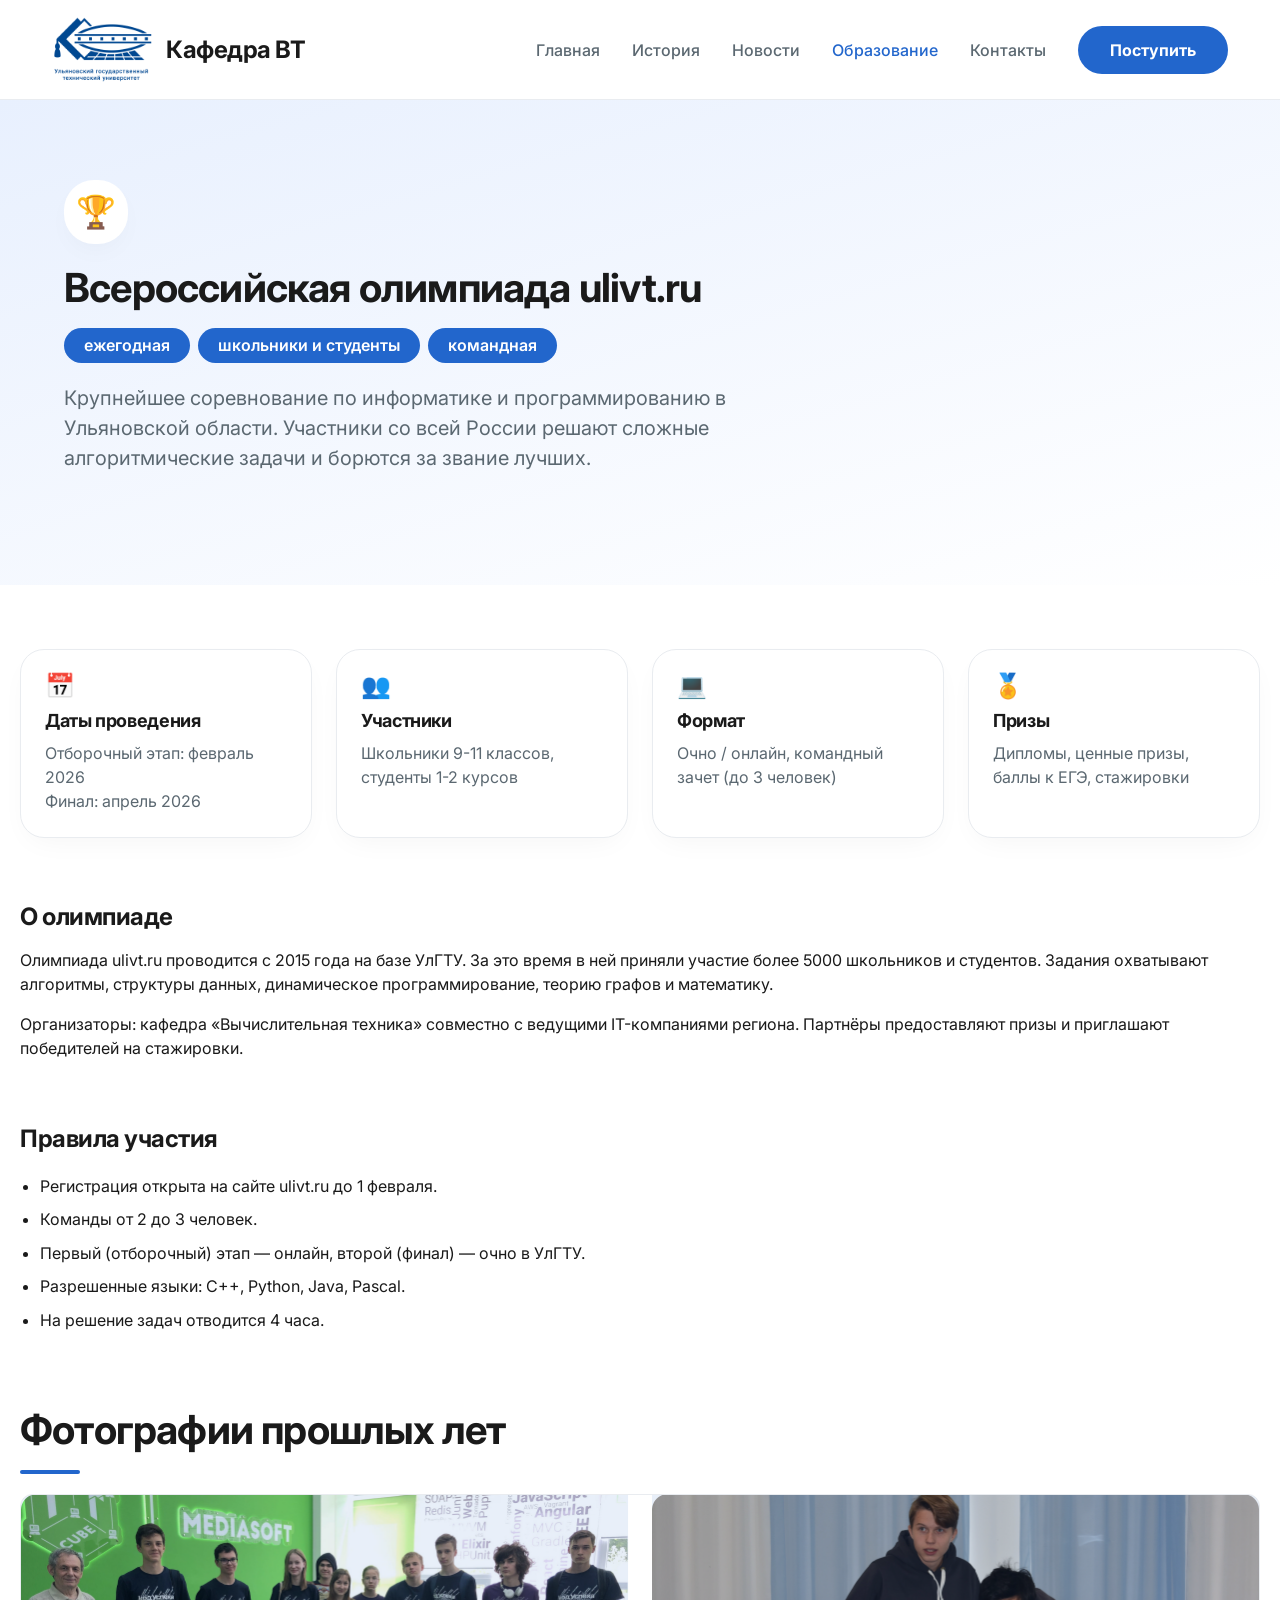
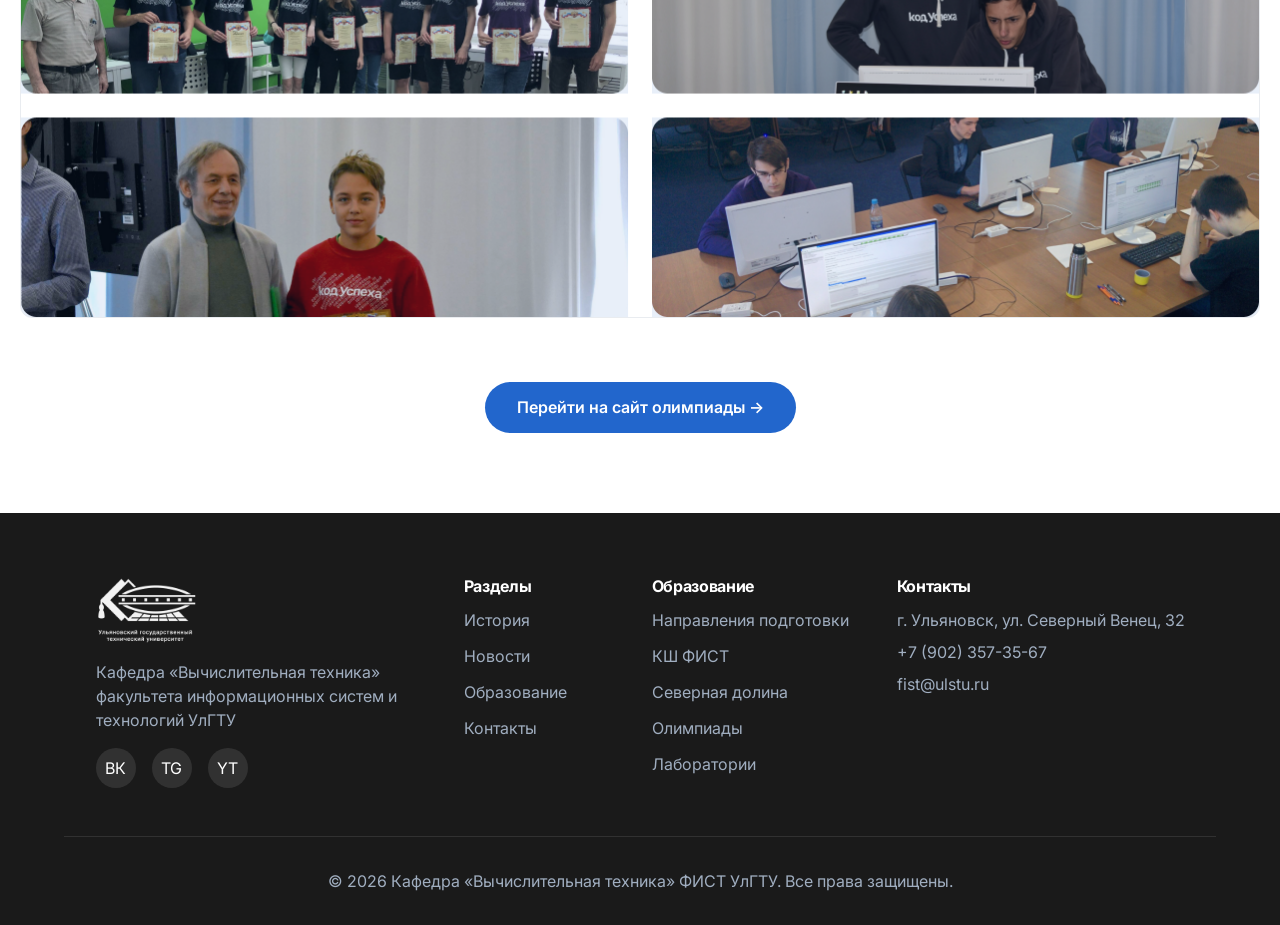
<file: education-olimpiady-ulivt.html>
<!DOCTYPE html>
<html lang="ru">
<head>
  <meta charset="UTF-8">
  <meta name="viewport" content="width=device-width, initial-scale=1.0">
  <title>Всероссийская олимпиада ulivt.ru — Образование — Кафедра «Вычислительная техника» ФИСТ УлГТУ</title>
  <link rel="preconnect" href="https://fonts.googleapis.com">
  <link rel="preconnect" href="https://fonts.gstatic.com" crossorigin>
  <link href="https://fonts.googleapis.com/css2?family=Inter:wght@400;500;700&display=swap" rel="stylesheet">
  <link rel="stylesheet" href="css/variables.css">
  <link rel="stylesheet" href="css/main.css">
  <link rel="stylesheet" href="css/education-olimpiady-ulivt.css">
</head>
<body>
  <header class="header" id="header">
    <nav class="header__nav">
      <div class="header__brand">
        <img class="header__logo" src="images/ulstu-logo.png" width="102" height="67" alt="УлГТУ">
        <a class="header__brand-link" href="index.html">Кафедра ВТ</a>
      </div>
      <button class="header__burger" type="button" aria-label="Открыть меню" aria-expanded="false" id="header-burger">
        <span class="header__burger-line"></span>
        <span class="header__burger-line"></span>
        <span class="header__burger-line"></span>
      </button>
      <div class="header__menu-wrap" id="header-menu-wrap">
        <ul class="header__menu">
          <li class="header__item"><a class="header__link" href="index.html">Главная</a></li>
          <li class="header__item"><a class="header__link" href="history.html">История</a></li>
          <li class="header__item"><a class="header__link" href="news.html">Новости</a></li>
          <li class="header__item"><a class="header__link header__link--current" href="education.html">Образование</a></li>
          <li class="header__item"><a class="header__link" href="contacts.html">Контакты</a></li>
          <li class="header__item"><a class="header__link header__link--button" href="education.html">Поступить</a></li>
        </ul>
      </div>
    </nav>
    <div class="header__overlay" id="header-overlay" aria-hidden="true"></div>
  </header>

  <main>
    <section class="ulivt-hero">
      <div class="ulivt-hero__container container">
        <div class="ulivt-hero__icon" aria-hidden="true">🏆</div>
        <h1 class="ulivt-hero__title">Всероссийская олимпиада ulivt.ru</h1>
        <ul class="ulivt-hero__pills">
          <li><span class="ulivt-hero__pill">ежегодная</span></li>
          <li><span class="ulivt-hero__pill">школьники и студенты</span></li>
          <li><span class="ulivt-hero__pill">командная</span></li>
        </ul>
        <p class="ulivt-hero__lead">Крупнейшее соревнование по информатике и программированию в Ульяновской области. Участники со всей России решают сложные алгоритмические задачи и борются за звание лучших.</p>
      </div>
    </section>

    <section class="ulivt-content">
      <div class="container container--ulivt">
        <div class="ulivt-cards">
          <article class="ulivt-info-card">
            <span class="ulivt-info-card__icon" aria-hidden="true">📅</span>
            <h3 class="ulivt-info-card__title">Даты проведения</h3>
            <p class="ulivt-info-card__text">Отборочный этап: февраль 2026<br>Финал: апрель 2026</p>
          </article>
          <article class="ulivt-info-card">
            <span class="ulivt-info-card__icon" aria-hidden="true">👥</span>
            <h3 class="ulivt-info-card__title">Участники</h3>
            <p class="ulivt-info-card__text">Школьники 9-11 классов, студенты 1-2 курсов</p>
          </article>
          <article class="ulivt-info-card">
            <span class="ulivt-info-card__icon" aria-hidden="true">💻</span>
            <h3 class="ulivt-info-card__title">Формат</h3>
            <p class="ulivt-info-card__text">Очно / онлайн, командный зачет (до 3 человек)</p>
          </article>
          <article class="ulivt-info-card">
            <span class="ulivt-info-card__icon" aria-hidden="true">🏅</span>
            <h3 class="ulivt-info-card__title">Призы</h3>
            <p class="ulivt-info-card__text">Дипломы, ценные призы, баллы к ЕГЭ, стажировки</p>
          </article>
        </div>

        <div class="ulivt-about">
          <h2 class="ulivt-about__title">О олимпиаде</h2>
          <p class="ulivt-about__text">Олимпиада ulivt.ru проводится с 2015 года на базе УлГТУ. За это время в ней приняли участие более 5000 школьников и студентов. Задания охватывают алгоритмы, структуры данных, динамическое программирование, теорию графов и математику.</p>
          <p class="ulivt-about__text">Организаторы: кафедра «Вычислительная техника» совместно с ведущими IT-компаниями региона. Партнёры предоставляют призы и приглашают победителей на стажировки.</p>
        </div>

        <div class="ulivt-rules">
          <h2 class="ulivt-rules__title">Правила участия</h2>
          <ul class="ulivt-rules__list">
            <li>Регистрация открыта на сайте ulivt.ru до 1 февраля.</li>
            <li>Команды от 2 до 3 человек.</li>
            <li>Первый (отборочный) этап — онлайн, второй (финал) — очно в УлГТУ.</li>
            <li>Разрешенные языки: C++, Python, Java, Pascal.</li>
            <li>На решение задач отводится 4 часа.</li>
          </ul>
        </div>

        <div class="ulivt-gallery">
          <h2 class="ulivt-gallery__title">Фотографии прошлых лет</h2>
          <div class="ulivt-gallery__title-line" aria-hidden="true"></div>
          <div class="ulivt-gallery__wrap">
            <img class="ulivt-gallery__img" src="images/ulivt-gallery.png" alt="Фотографии олимпиады ulivt прошлых лет" width="2480" height="848">
          </div>
        </div>

        <div class="ulivt-cta">
          <a class="ulivt-cta__button" href="#">Перейти на сайт олимпиады →</a>
        </div>
      </div>
    </section>
  </main>

  <footer class="footer">
    <div class="container container--narrow">
      <div class="footer__top">
        <div class="footer__brand">
          <img class="footer__logo" src="images/ulstu-logo.png" width="102" height="67" alt="УлГТУ">
          <p class="footer__description">Кафедра «Вычислительная техника» факультета информационных систем и технологий УлГТУ</p>
          <div class="footer__social">
            <a class="footer__social-link" href="#">ВК</a>
            <a class="footer__social-link" href="#">TG</a>
            <a class="footer__social-link" href="#">YT</a>
          </div>
        </div>
        <div class="footer__column">
          <h4 class="footer__column-title">Разделы</h4>
          <ul class="footer__list">
            <li><a class="footer__link" href="history.html">История</a></li>
            <li><a class="footer__link" href="news.html">Новости</a></li>
            <li><a class="footer__link" href="education.html">Образование</a></li>
            <li><a class="footer__link" href="contacts.html">Контакты</a></li>
          </ul>
        </div>
        <div class="footer__column">
          <h4 class="footer__column-title">Образование</h4>
          <ul class="footer__list">
            <li><a class="footer__link" href="education.html">Направления подготовки</a></li>
            <li><a class="footer__link" href="education-ksh.html">КШ ФИСТ</a></li>
            <li><a class="footer__link" href="education-severnaya-dolina.html">Северная долина</a></li>
            <li><a class="footer__link" href="education-olimpiady.html">Олимпиады</a></li>
            <li><a class="footer__link" href="education-labs.html">Лаборатории</a></li>
          </ul>
        </div>
        <div class="footer__column footer__column--contacts">
          <h4 class="footer__column-title">Контакты</h4>
          <p class="footer__contact">г. Ульяновск, ул. Северный Венец, 32</p>
          <p class="footer__contact"><a class="footer__link" href="tel:+79023573567">+7 (902) 357-35-67</a></p>
          <p class="footer__contact"><a class="footer__link" href="mailto:fist@ulstu.ru">fist@ulstu.ru</a></p>
        </div>
      </div>
      <div class="footer__bottom">
        <p class="footer__copyright">© 2026 Кафедра «Вычислительная техника» ФИСТ УлГТУ. Все права защищены.</p>
      </div>
    </div>
  </footer>
  <script src="js/header.js"></script>
</body>
</html>
</file>
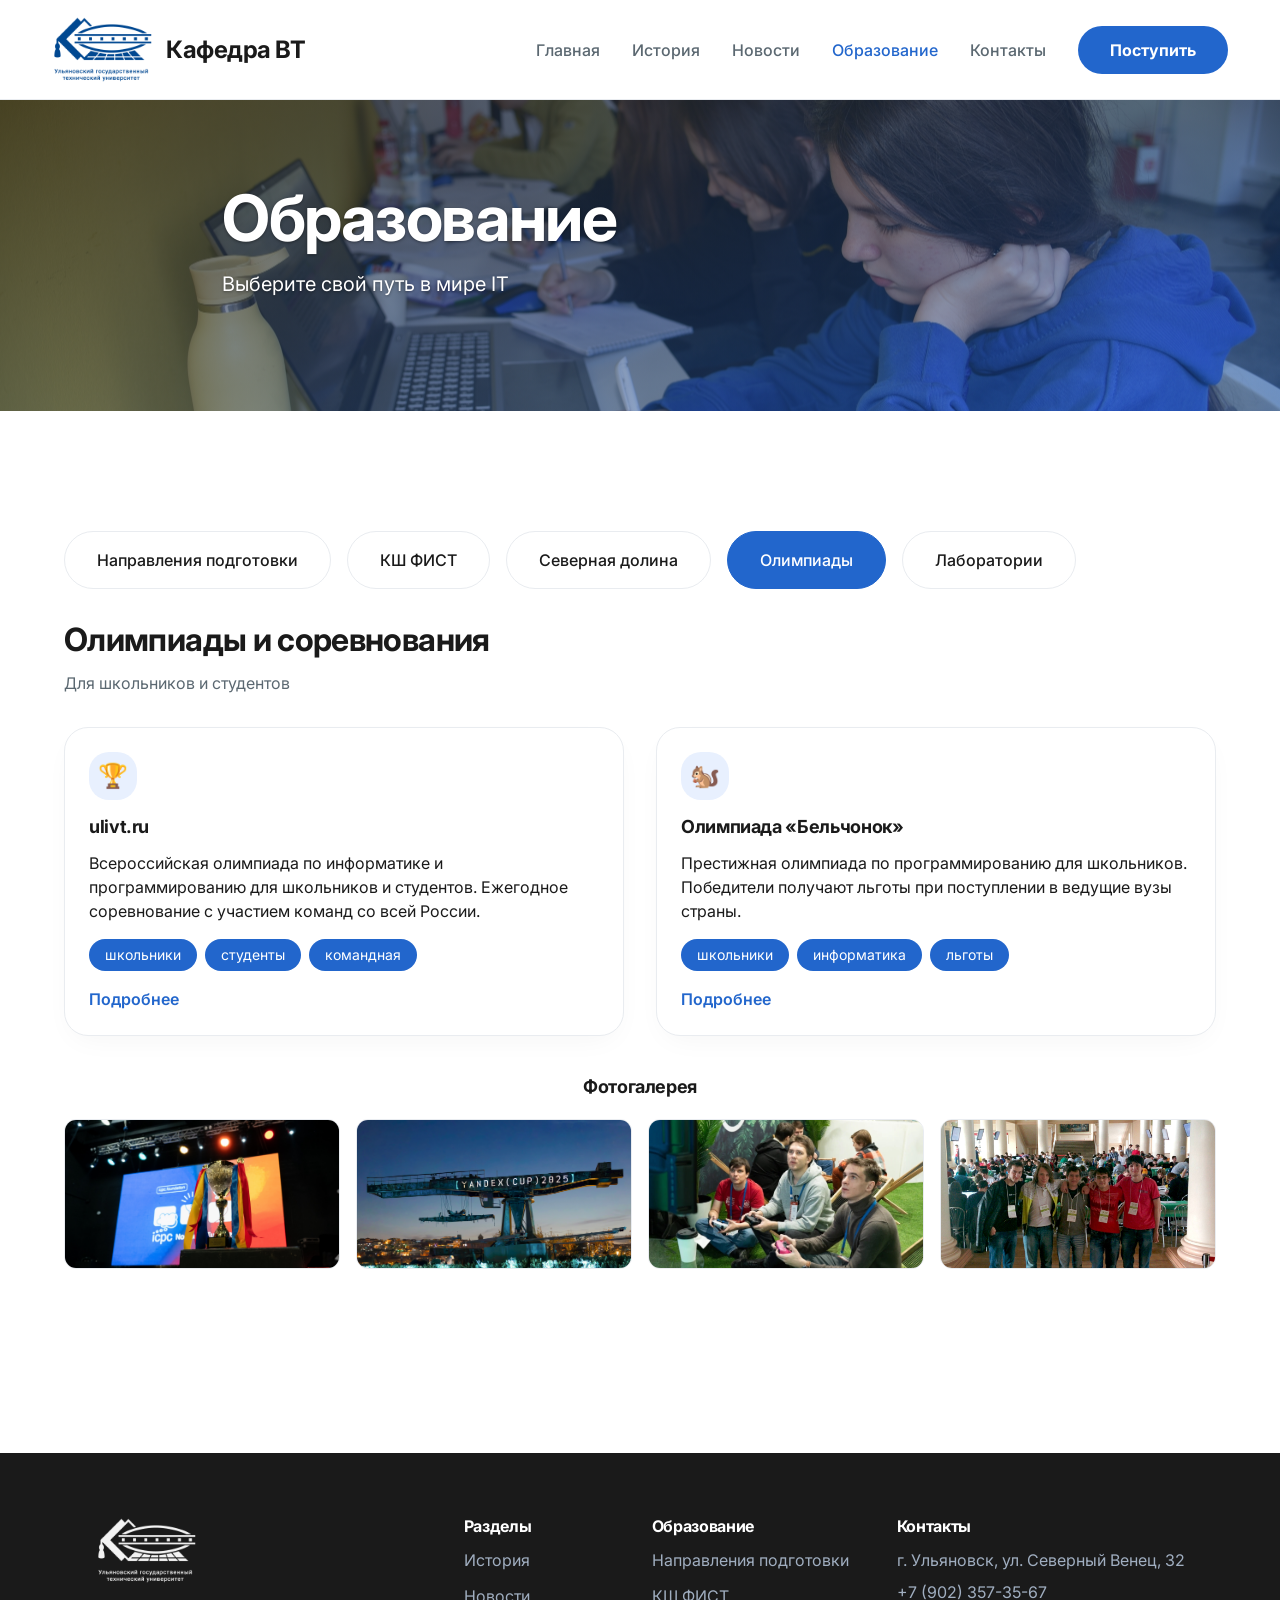
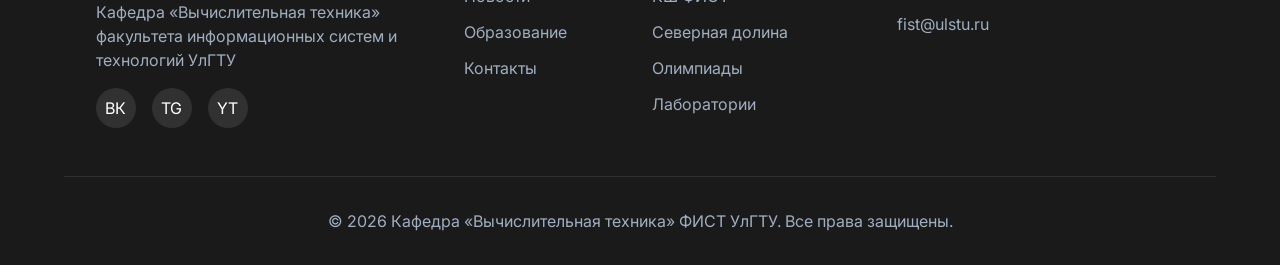
<file: education-olimpiady.html>
<!DOCTYPE html>
<html lang="ru">
<head>
  <meta charset="UTF-8">
  <meta name="viewport" content="width=device-width, initial-scale=1.0">
  <title>Олимпиады — Образование — Кафедра «Вычислительная техника» ФИСТ УлГТУ</title>
  <link rel="preconnect" href="https://fonts.googleapis.com">
  <link rel="preconnect" href="https://fonts.gstatic.com" crossorigin>
  <link href="https://fonts.googleapis.com/css2?family=Inter:wght@400;500;700&display=swap" rel="stylesheet">
  <link rel="stylesheet" href="css/variables.css">
  <link rel="stylesheet" href="css/main.css">
  <link rel="stylesheet" href="css/education.css">
  <link rel="stylesheet" href="css/education-olimpiady.css">
</head>
<body>
  <header class="header" id="header">
    <nav class="header__nav">
      <div class="header__brand">
        <img class="header__logo" src="images/ulstu-logo.png" width="102" height="67" alt="УлГТУ">
        <a class="header__brand-link" href="index.html">Кафедра ВТ</a>
      </div>
      <button class="header__burger" type="button" aria-label="Открыть меню" aria-expanded="false" id="header-burger">
        <span class="header__burger-line"></span>
        <span class="header__burger-line"></span>
        <span class="header__burger-line"></span>
      </button>
      <div class="header__menu-wrap" id="header-menu-wrap">
        <ul class="header__menu">
          <li class="header__item"><a class="header__link" href="index.html">Главная</a></li>
          <li class="header__item"><a class="header__link" href="history.html">История</a></li>
          <li class="header__item"><a class="header__link" href="news.html">Новости</a></li>
          <li class="header__item"><a class="header__link header__link--current" href="education.html">Образование</a></li>
          <li class="header__item"><a class="header__link" href="contacts.html">Контакты</a></li>
          <li class="header__item"><a class="header__link header__link--button" href="education.html">Поступить</a></li>
        </ul>
      </div>
    </nav>
    <div class="header__overlay" id="header-overlay" aria-hidden="true"></div>
  </header>

  <main>
    <section class="education-intro">
      <div class="education-intro__container container">
        <h1 class="education-intro__title">Образование</h1>
        <p class="education-intro__subtitle">Выберите свой путь в мире IT</p>
      </div>
    </section>

    <section class="education-content">
      <div class="container container--education">
        <nav class="education-tabs" aria-label="Разделы образования">
          <a class="education-tabs__item" href="education.html">Направления подготовки</a>
          <a class="education-tabs__item" href="education-ksh.html">КШ ФИСТ</a>
          <a class="education-tabs__item" href="education-severnaya-dolina.html">Северная долина</a>
          <a class="education-tabs__item education-tabs__item--active" href="education-olimpiady.html">Олимпиады</a>
          <a class="education-tabs__item" href="education-labs.html">Лаборатории</a>
        </nav>

        <div class="olimpiady-section">
          <h2 class="olimpiady-section__title">Олимпиады и соревнования</h2>
          <p class="olimpiady-section__subtitle">Для школьников и студентов</p>

          <div class="olimpiady-cards">
            <article class="olimpiady-card">
              <div class="olimpiady-card__icon" aria-hidden="true">🏆</div>
              <h3 class="olimpiady-card__title">ulivt.ru</h3>
              <p class="olimpiady-card__text">Всероссийская олимпиада по информатике и программированию для школьников и студентов. Ежегодное соревнование с участием команд со всей России.</p>
              <ul class="olimpiady-card__pills">
                <li><span class="olimpiady-card__pill">школьники</span></li>
                <li><span class="olimpiady-card__pill">студенты</span></li>
                <li><span class="olimpiady-card__pill">командная</span></li>
              </ul>
              <a class="olimpiady-card__link" href="education-olimpiady-ulivt.html">Подробнее</a>
            </article>
            <article class="olimpiady-card">
              <div class="olimpiady-card__icon" aria-hidden="true">🐿️</div>
              <h3 class="olimpiady-card__title">Олимпиада «Бельчонок»</h3>
              <p class="olimpiady-card__text">Престижная олимпиада по программированию для школьников. Победители получают льготы при поступлении в ведущие вузы страны.</p>
              <ul class="olimpiady-card__pills">
                <li><span class="olimpiady-card__pill">школьники</span></li>
                <li><span class="olimpiady-card__pill">информатика</span></li>
                <li><span class="olimpiady-card__pill">льготы</span></li>
              </ul>
              <a class="olimpiady-card__link" href="#">Подробнее</a>
            </article>
          </div>

          <div class="olimpiady-gallery">
            <h3 class="olimpiady-gallery__title">Фотогалерея</h3>
            <div class="olimpiady-gallery__grid">
              <img class="olimpiady-gallery__img" src="images/olimpiady-gallery-1.png" alt="" width="400" height="150">
              <img class="olimpiady-gallery__img" src="images/olimpiady-gallery-2.png" alt="" width="400" height="150">
              <img class="olimpiady-gallery__img" src="images/olimpiady-gallery-3.png" alt="" width="400" height="150">
              <img class="olimpiady-gallery__img" src="images/olimpiady-gallery-4.png" alt="" width="400" height="150">
            </div>
          </div>
        </div>
      </div>
    </section>
  </main>

  <footer class="footer">
    <div class="container container--narrow">
      <div class="footer__top">
        <div class="footer__brand">
          <img class="footer__logo" src="images/ulstu-logo.png" width="102" height="67" alt="УлГТУ">
          <p class="footer__description">Кафедра «Вычислительная техника» факультета информационных систем и технологий УлГТУ</p>
          <div class="footer__social">
            <a class="footer__social-link" href="#">ВК</a>
            <a class="footer__social-link" href="#">TG</a>
            <a class="footer__social-link" href="#">YT</a>
          </div>
        </div>
        <div class="footer__column">
          <h4 class="footer__column-title">Разделы</h4>
          <ul class="footer__list">
            <li><a class="footer__link" href="history.html">История</a></li>
            <li><a class="footer__link" href="news.html">Новости</a></li>
            <li><a class="footer__link" href="education.html">Образование</a></li>
            <li><a class="footer__link" href="contacts.html">Контакты</a></li>
          </ul>
        </div>
        <div class="footer__column">
          <h4 class="footer__column-title">Образование</h4>
          <ul class="footer__list">
            <li><a class="footer__link" href="education.html">Направления подготовки</a></li>
            <li><a class="footer__link" href="education-ksh.html">КШ ФИСТ</a></li>
            <li><a class="footer__link" href="education-severnaya-dolina.html">Северная долина</a></li>
            <li><a class="footer__link" href="education-olimpiady.html">Олимпиады</a></li>
            <li><a class="footer__link" href="education-labs.html">Лаборатории</a></li>
          </ul>
        </div>
        <div class="footer__column footer__column--contacts">
          <h4 class="footer__column-title">Контакты</h4>
          <p class="footer__contact">г. Ульяновск, ул. Северный Венец, 32</p>
          <p class="footer__contact"><a class="footer__link" href="tel:+79023573567">+7 (902) 357-35-67</a></p>
          <p class="footer__contact"><a class="footer__link" href="mailto:fist@ulstu.ru">fist@ulstu.ru</a></p>
        </div>
      </div>
      <div class="footer__bottom">
        <p class="footer__copyright">© 2026 Кафедра «Вычислительная техника» ФИСТ УлГТУ. Все права защищены.</p>
      </div>
    </div>
  </footer>
  <script src="js/header.js"></script>
</body>
</html>
</file>
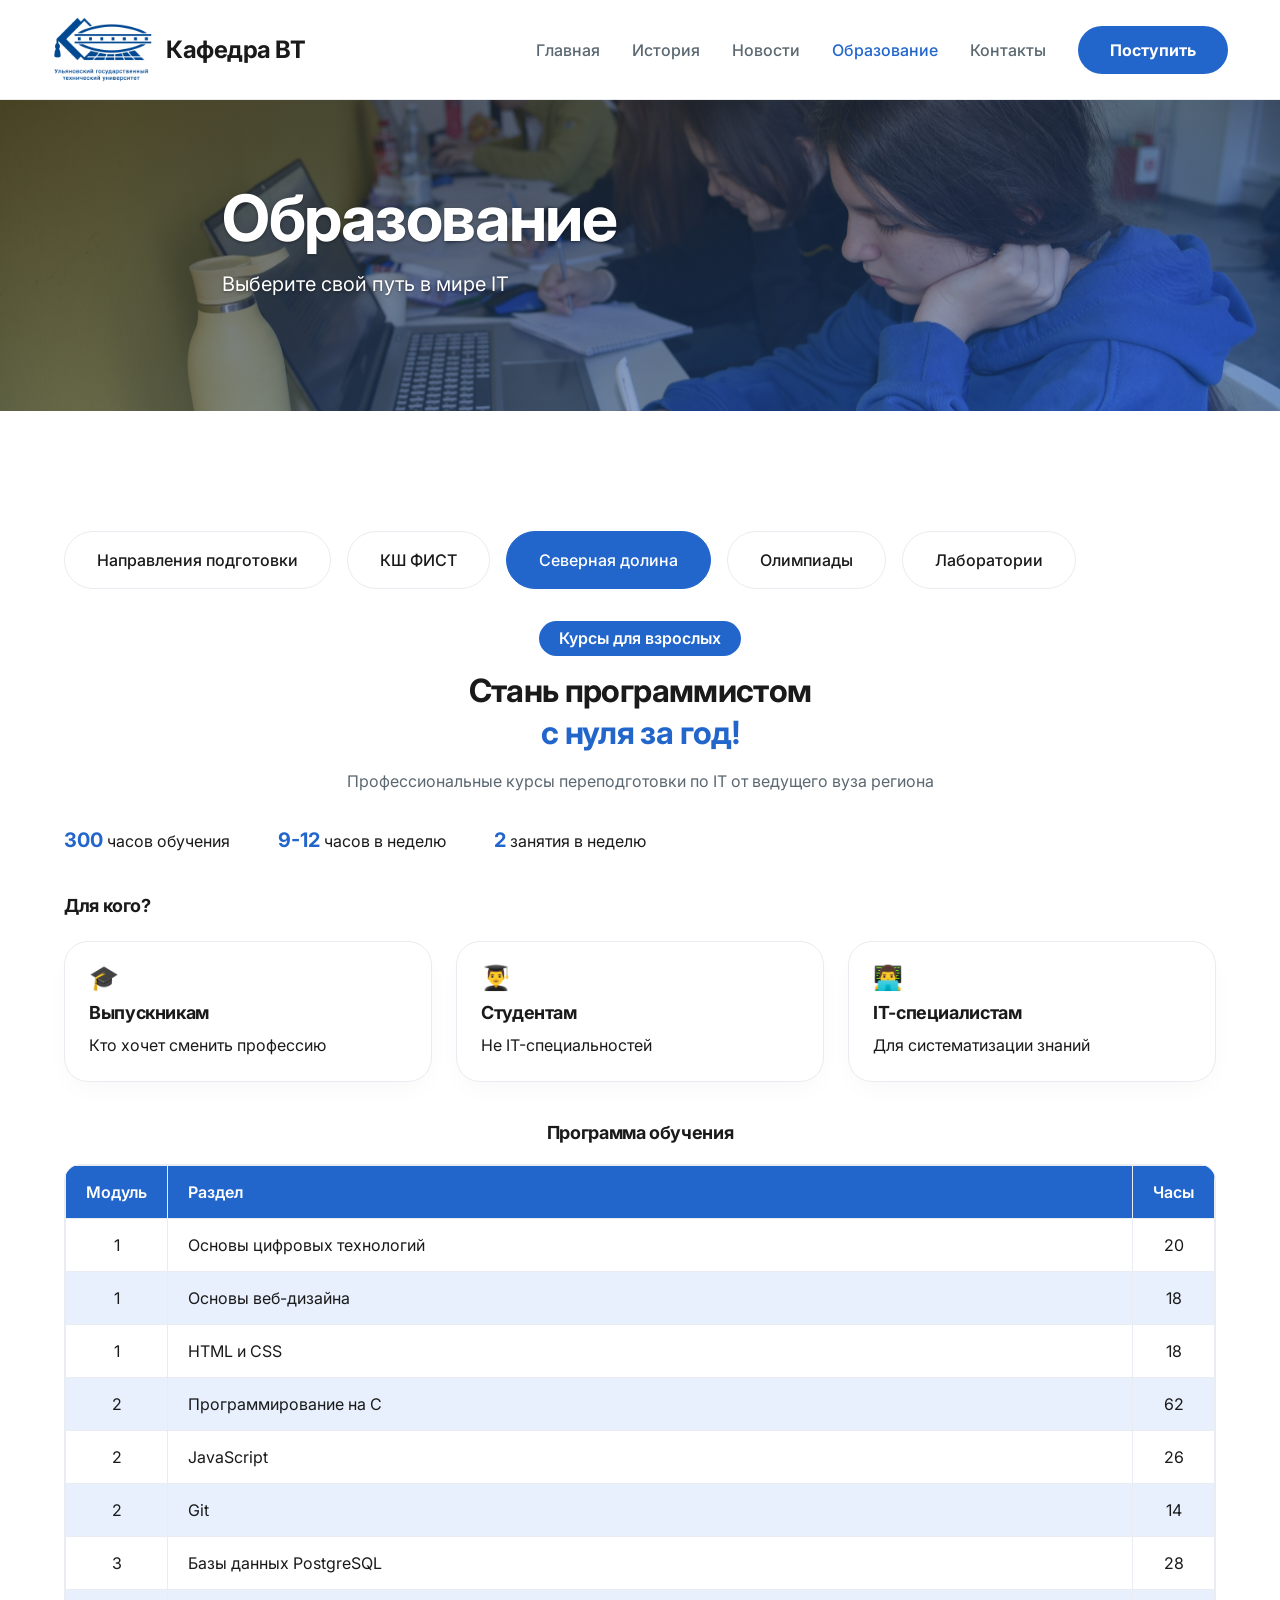
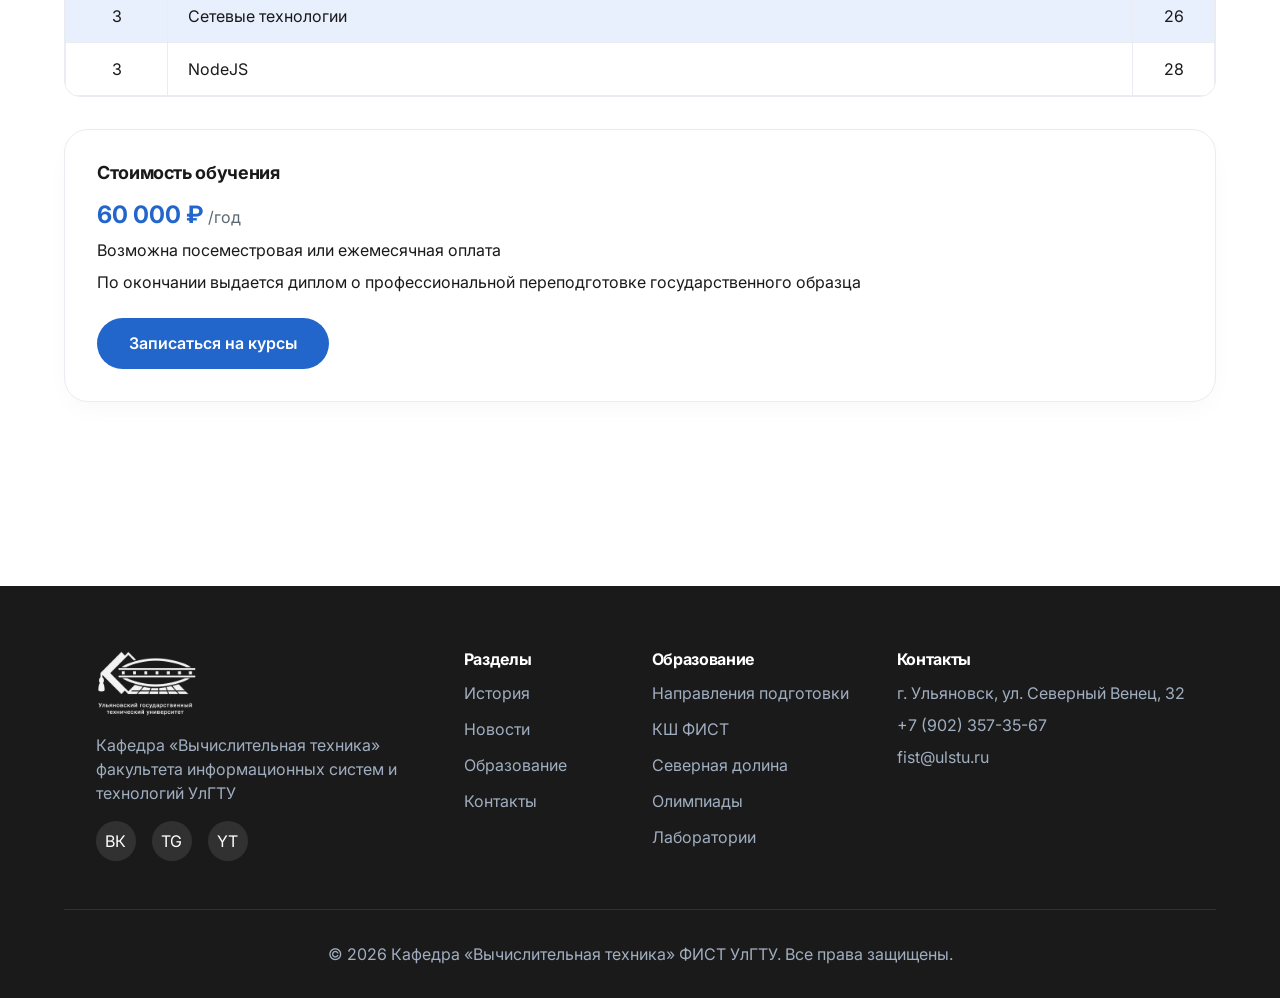
<file: education-severnaya-dolina.html>
<!DOCTYPE html>
<html lang="ru">
<head>
  <meta charset="UTF-8">
  <meta name="viewport" content="width=device-width, initial-scale=1.0">
  <title>Северная долина — Образование — Кафедра «Вычислительная техника» ФИСТ УлГТУ</title>
  <link rel="preconnect" href="https://fonts.googleapis.com">
  <link rel="preconnect" href="https://fonts.gstatic.com" crossorigin>
  <link href="https://fonts.googleapis.com/css2?family=Inter:wght@400;500;700&display=swap" rel="stylesheet">
  <link rel="stylesheet" href="css/variables.css">
  <link rel="stylesheet" href="css/main.css">
  <link rel="stylesheet" href="css/education.css">
  <link rel="stylesheet" href="css/education-severnaya-dolina.css">
</head>
<body>
  <header class="header" id="header">
    <nav class="header__nav">
      <div class="header__brand">
        <img class="header__logo" src="images/ulstu-logo.png" width="102" height="67" alt="УлГТУ">
        <a class="header__brand-link" href="index.html">Кафедра ВТ</a>
      </div>
      <button class="header__burger" type="button" aria-label="Открыть меню" aria-expanded="false" id="header-burger">
        <span class="header__burger-line"></span>
        <span class="header__burger-line"></span>
        <span class="header__burger-line"></span>
      </button>
      <div class="header__menu-wrap" id="header-menu-wrap">
        <ul class="header__menu">
          <li class="header__item"><a class="header__link" href="index.html">Главная</a></li>
          <li class="header__item"><a class="header__link" href="history.html">История</a></li>
          <li class="header__item"><a class="header__link" href="news.html">Новости</a></li>
          <li class="header__item"><a class="header__link header__link--current" href="education.html">Образование</a></li>
          <li class="header__item"><a class="header__link" href="contacts.html">Контакты</a></li>
          <li class="header__item"><a class="header__link header__link--button" href="education.html">Поступить</a></li>
        </ul>
      </div>
    </nav>
    <div class="header__overlay" id="header-overlay" aria-hidden="true"></div>
  </header>

  <main>
    <section class="education-intro">
      <div class="education-intro__container container">
        <h1 class="education-intro__title">Образование</h1>
        <p class="education-intro__subtitle">Выберите свой путь в мире IT</p>
      </div>
    </section>

    <section class="education-content">
      <div class="container container--education">
        <nav class="education-tabs" aria-label="Разделы образования">
          <a class="education-tabs__item" href="education.html">Направления подготовки</a>
          <a class="education-tabs__item" href="education-ksh.html">КШ ФИСТ</a>
          <a class="education-tabs__item education-tabs__item--active" href="education-severnaya-dolina.html">Северная долина</a>
          <a class="education-tabs__item" href="education-olimpiady.html">Олимпиады</a>
          <a class="education-tabs__item" href="education-labs.html">Лаборатории</a>
        </nav>

        <div class="sd-section">
          <div class="sd-hero">
            <span class="sd-hero__badge">Курсы для взрослых</span>
            <h2 class="sd-hero__title">Стань программистом</h2>
            <h2 class="sd-hero__title sd-hero__title--accent">с нуля за год!</h2>
            <p class="sd-hero__text">Профессиональные курсы переподготовки по IT от ведущего вуза региона</p>
          </div>

          <div class="sd-stats">
            <div class="sd-stats__item"><span class="sd-stats__value">300</span> часов обучения</div>
            <div class="sd-stats__item"><span class="sd-stats__value">9-12</span> часов в неделю</div>
            <div class="sd-stats__item"><span class="sd-stats__value">2</span> занятия в неделю</div>
          </div>

          <h3 class="sd-section__heading">Для кого?</h3>
          <div class="sd-cards">
            <article class="sd-card">
              <span class="sd-card__icon" aria-hidden="true">🎓</span>
              <h4 class="sd-card__title">Выпускникам</h4>
              <p class="sd-card__text">Кто хочет сменить профессию</p>
            </article>
            <article class="sd-card">
              <span class="sd-card__icon" aria-hidden="true">👨‍🎓</span>
              <h4 class="sd-card__title">Студентам</h4>
              <p class="sd-card__text">Не IT-специальностей</p>
            </article>
            <article class="sd-card">
              <span class="sd-card__icon" aria-hidden="true">👨‍💻</span>
              <h4 class="sd-card__title">IT-специалистам</h4>
              <p class="sd-card__text">Для систематизации знаний</p>
            </article>
          </div>

          <div class="sd-program">
            <h3 class="sd-program__title">Программа обучения</h3>
            <div class="sd-program__table-wrap">
              <table class="sd-program__table">
                <thead>
                  <tr>
                    <th>Модуль</th>
                    <th>Раздел</th>
                    <th>Часы</th>
                  </tr>
                </thead>
                <tbody>
                  <tr>
                    <td>1</td>
                    <td>Основы цифровых технологий</td>
                    <td>20</td>
                  </tr>
                  <tr class="sd-program__table-row--alt">
                    <td>1</td>
                    <td>Основы веб-дизайна</td>
                    <td>18</td>
                  </tr>
                  <tr>
                    <td>1</td>
                    <td>HTML и CSS</td>
                    <td>18</td>
                  </tr>
                  <tr class="sd-program__table-row--alt">
                    <td>2</td>
                    <td>Программирование на C</td>
                    <td>62</td>
                  </tr>
                  <tr>
                    <td>2</td>
                    <td>JavaScript</td>
                    <td>26</td>
                  </tr>
                  <tr class="sd-program__table-row--alt">
                    <td>2</td>
                    <td>Git</td>
                    <td>14</td>
                  </tr>
                  <tr>
                    <td>3</td>
                    <td>Базы данных PostgreSQL</td>
                    <td>28</td>
                  </tr>
                  <tr class="sd-program__table-row--alt">
                    <td>3</td>
                    <td>Сетевые технологии</td>
                    <td>26</td>
                  </tr>
                  <tr>
                    <td>3</td>
                    <td>NodeJS</td>
                    <td>28</td>
                  </tr>
                </tbody>
              </table>
            </div>
          </div>

          <div class="sd-cost">
            <h3 class="sd-cost__title">Стоимость обучения</h3>
            <p class="sd-cost__price">60 000 ₽ <span class="sd-cost__price-unit">/год</span></p>
            <p class="sd-cost__note">Возможна посеместровая или ежемесячная оплата</p>
            <p class="sd-cost__diploma">По окончании выдается диплом о профессиональной переподготовке государственного образца</p>
            <a class="sd-cost__cta" href="#">Записаться на курсы</a>
          </div>
        </div>
      </div>
    </section>
  </main>

  <footer class="footer">
    <div class="container container--narrow">
      <div class="footer__top">
        <div class="footer__brand">
          <img class="footer__logo" src="images/ulstu-logo.png" width="102" height="67" alt="УлГТУ">
          <p class="footer__description">Кафедра «Вычислительная техника» факультета информационных систем и технологий УлГТУ</p>
          <div class="footer__social">
            <a class="footer__social-link" href="#">ВК</a>
            <a class="footer__social-link" href="#">TG</a>
            <a class="footer__social-link" href="#">YT</a>
          </div>
        </div>
        <div class="footer__column">
          <h4 class="footer__column-title">Разделы</h4>
          <ul class="footer__list">
            <li><a class="footer__link" href="history.html">История</a></li>
            <li><a class="footer__link" href="news.html">Новости</a></li>
            <li><a class="footer__link" href="education.html">Образование</a></li>
            <li><a class="footer__link" href="contacts.html">Контакты</a></li>
          </ul>
        </div>
        <div class="footer__column">
          <h4 class="footer__column-title">Образование</h4>
          <ul class="footer__list">
            <li><a class="footer__link" href="education.html">Направления подготовки</a></li>
            <li><a class="footer__link" href="education-ksh.html">КШ ФИСТ</a></li>
            <li><a class="footer__link" href="education-severnaya-dolina.html">Северная долина</a></li>
            <li><a class="footer__link" href="#">Олимпиады</a></li>
            <li><a class="footer__link" href="education-labs.html">Лаборатории</a></li>
          </ul>
        </div>
        <div class="footer__column footer__column--contacts">
          <h4 class="footer__column-title">Контакты</h4>
          <p class="footer__contact">г. Ульяновск, ул. Северный Венец, 32</p>
          <p class="footer__contact"><a class="footer__link" href="tel:+79023573567">+7 (902) 357-35-67</a></p>
          <p class="footer__contact"><a class="footer__link" href="mailto:fist@ulstu.ru">fist@ulstu.ru</a></p>
        </div>
      </div>
      <div class="footer__bottom">
        <p class="footer__copyright">© 2026 Кафедра «Вычислительная техника» ФИСТ УлГТУ. Все права защищены.</p>
      </div>
    </div>
  </footer>
  <script src="js/header.js"></script>
</body>
</html>
</file>
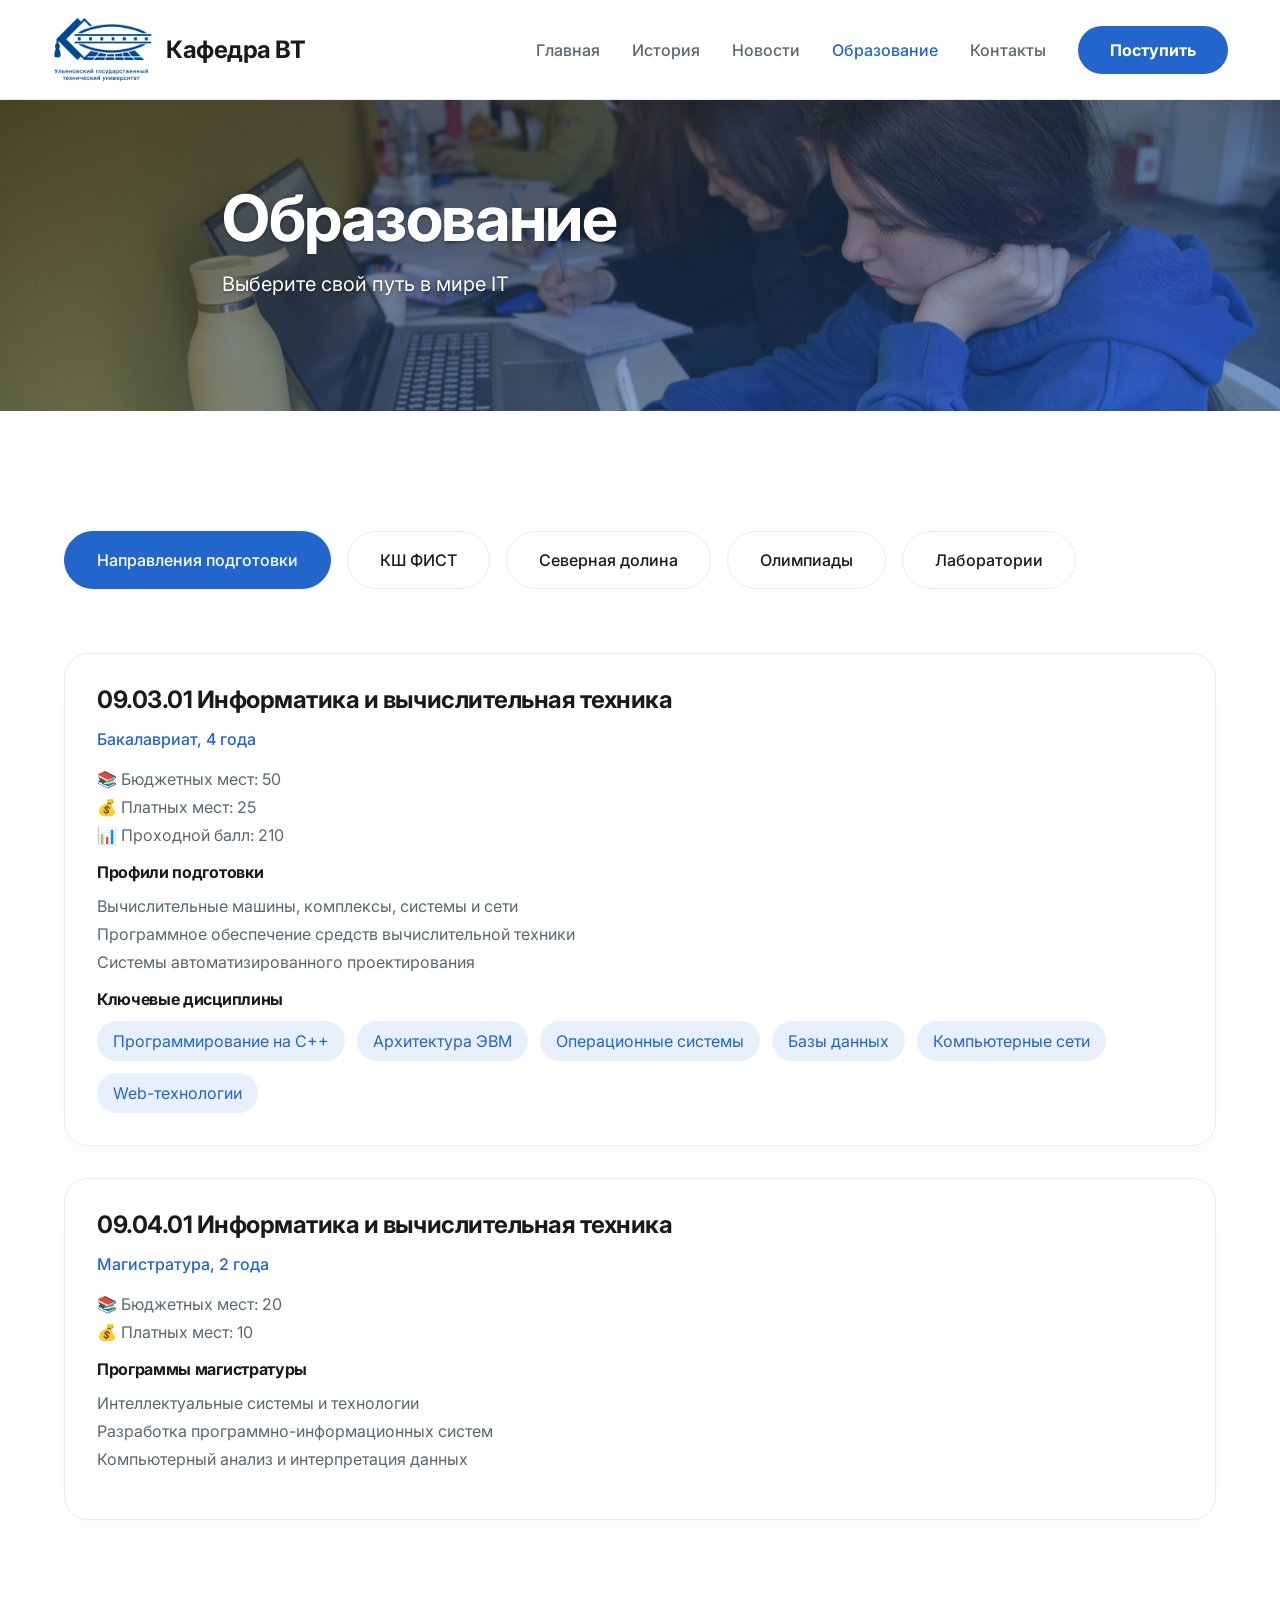
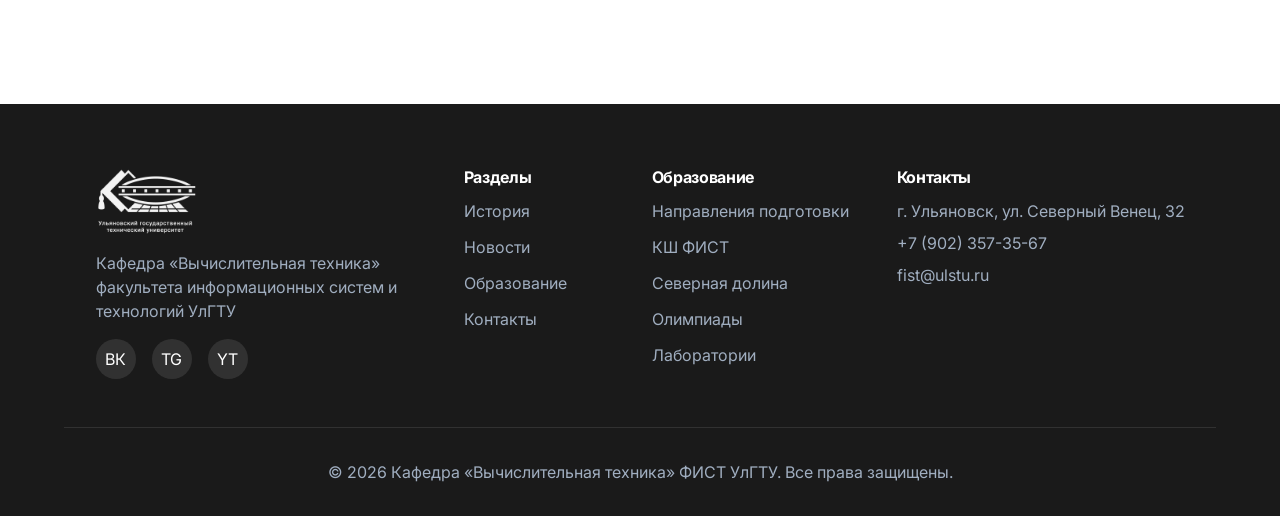
<file: education.html>
<!DOCTYPE html>
<html lang="ru">
<head>
  <meta charset="UTF-8">
  <meta name="viewport" content="width=device-width, initial-scale=1.0">
  <title>Образование — Кафедра «Вычислительная техника» ФИСТ УлГТУ</title>
  <link rel="preconnect" href="https://fonts.googleapis.com">
  <link rel="preconnect" href="https://fonts.gstatic.com" crossorigin>
  <link href="https://fonts.googleapis.com/css2?family=Inter:wght@400;500;700&display=swap" rel="stylesheet">
  <link rel="stylesheet" href="css/variables.css">
  <link rel="stylesheet" href="css/main.css">
  <link rel="stylesheet" href="css/education.css">
</head>
<body>
  <header class="header" id="header">
    <nav class="header__nav">
      <div class="header__brand">
        <img class="header__logo" src="images/ulstu-logo.png" width="102" height="67" alt="УлГТУ">
        <a class="header__brand-link" href="index.html">Кафедра ВТ</a>
      </div>
      <button class="header__burger" type="button" aria-label="Открыть меню" aria-expanded="false" id="header-burger">
        <span class="header__burger-line"></span>
        <span class="header__burger-line"></span>
        <span class="header__burger-line"></span>
      </button>
      <div class="header__menu-wrap" id="header-menu-wrap">
        <ul class="header__menu">
          <li class="header__item"><a class="header__link" href="index.html">Главная</a></li>
          <li class="header__item"><a class="header__link" href="history.html">История</a></li>
          <li class="header__item"><a class="header__link" href="news.html">Новости</a></li>
          <li class="header__item"><a class="header__link header__link--current" href="education.html">Образование</a></li>
          <li class="header__item"><a class="header__link" href="contacts.html">Контакты</a></li>
          <li class="header__item"><a class="header__link header__link--button" href="education.html">Поступить</a></li>
        </ul>
      </div>
    </nav>
    <div class="header__overlay" id="header-overlay" aria-hidden="true"></div>
  </header>

  <main>
    <section class="education-intro">
      <div class="education-intro__container container">
        <h1 class="education-intro__title">Образование</h1>
        <p class="education-intro__subtitle">Выберите свой путь в мире IT</p>
      </div>
    </section>

    <section class="education-content">
      <div class="container container--education">
        <nav class="education-tabs" aria-label="Разделы образования">
          <a class="education-tabs__item education-tabs__item--active" href="#napravleniya">Направления подготовки</a>
          <a class="education-tabs__item" href="education-ksh.html">КШ ФИСТ</a>
          <a class="education-tabs__item" href="education-severnaya-dolina.html">Северная долина</a>
          <a class="education-tabs__item" href="education-olimpiady.html">Олимпиады</a>
          <a class="education-tabs__item" href="education-labs.html">Лаборатории</a>
        </nav>

        <div class="education-cards">
          <article class="education-card">
            <h2 class="education-card__title">09.03.01 Информатика и вычислительная техника</h2>
            <p class="education-card__degree">Бакалавриат, 4 года</p>
            <ul class="education-card__stats">
              <li>📚 Бюджетных мест: 50</li>
              <li>💰 Платных мест: 25</li>
              <li>📊 Проходной балл: 210</li>
            </ul>
            <h3 class="education-card__heading">Профили подготовки</h3>
            <ul class="education-card__list">
              <li>Вычислительные машины, комплексы, системы и сети</li>
              <li>Программное обеспечение средств вычислительной техники</li>
              <li>Системы автоматизированного проектирования</li>
            </ul>
            <h3 class="education-card__heading">Ключевые дисциплины</h3>
            <ul class="education-card__pills">
              <li><span class="education-card__pill">Программирование на C++</span></li>
              <li><span class="education-card__pill">Архитектура ЭВМ</span></li>
              <li><span class="education-card__pill">Операционные системы</span></li>
              <li><span class="education-card__pill">Базы данных</span></li>
              <li><span class="education-card__pill">Компьютерные сети</span></li>
              <li><span class="education-card__pill">Web-технологии</span></li>
            </ul>
          </article>

          <article class="education-card">
            <h2 class="education-card__title">09.04.01 Информатика и вычислительная техника</h2>
            <p class="education-card__degree">Магистратура, 2 года</p>
            <ul class="education-card__stats">
              <li>📚 Бюджетных мест: 20</li>
              <li>💰 Платных мест: 10</li>
            </ul>
            <h3 class="education-card__heading">Программы магистратуры</h3>
            <ul class="education-card__list">
              <li>Интеллектуальные системы и технологии</li>
              <li>Разработка программно-информационных систем</li>
              <li>Компьютерный анализ и интерпретация данных</li>
            </ul>
          </article>
        </div>
      </div>
    </section>
  </main>

  <footer class="footer">
    <div class="container container--narrow">
      <div class="footer__top">
        <div class="footer__brand">
          <img class="footer__logo" src="images/ulstu-logo.png" width="102" height="67" alt="УлГТУ">
          <p class="footer__description">Кафедра «Вычислительная техника» факультета информационных систем и технологий УлГТУ</p>
          <div class="footer__social">
            <a class="footer__social-link" href="#">ВК</a>
            <a class="footer__social-link" href="#">TG</a>
            <a class="footer__social-link" href="#">YT</a>
          </div>
        </div>
        <div class="footer__column">
          <h4 class="footer__column-title">Разделы</h4>
          <ul class="footer__list">
            <li><a class="footer__link" href="history.html">История</a></li>
            <li><a class="footer__link" href="news.html">Новости</a></li>
            <li><a class="footer__link" href="education.html">Образование</a></li>
            <li><a class="footer__link" href="contacts.html">Контакты</a></li>
          </ul>
        </div>
        <div class="footer__column">
          <h4 class="footer__column-title">Образование</h4>
          <ul class="footer__list">
            <li><a class="footer__link" href="#">Направления подготовки</a></li>
            <li><a class="footer__link" href="#">КШ ФИСТ</a></li>
            <li><a class="footer__link" href="#">Северная долина</a></li>
            <li><a class="footer__link" href="#">Олимпиады</a></li>
            <li><a class="footer__link" href="education-labs.html">Лаборатории</a></li>
          </ul>
        </div>
        <div class="footer__column footer__column--contacts">
          <h4 class="footer__column-title">Контакты</h4>
          <p class="footer__contact">г. Ульяновск, ул. Северный Венец, 32</p>
          <p class="footer__contact"><a class="footer__link" href="tel:+79023573567">+7 (902) 357-35-67</a></p>
          <p class="footer__contact"><a class="footer__link" href="mailto:fist@ulstu.ru">fist@ulstu.ru</a></p>
        </div>
      </div>
      <div class="footer__bottom">
        <p class="footer__copyright">© 2026 Кафедра «Вычислительная техника» ФИСТ УлГТУ. Все права защищены.</p>
      </div>
    </div>
  </footer>
  <script src="js/header.js"></script>
</body>
</html>
</file>
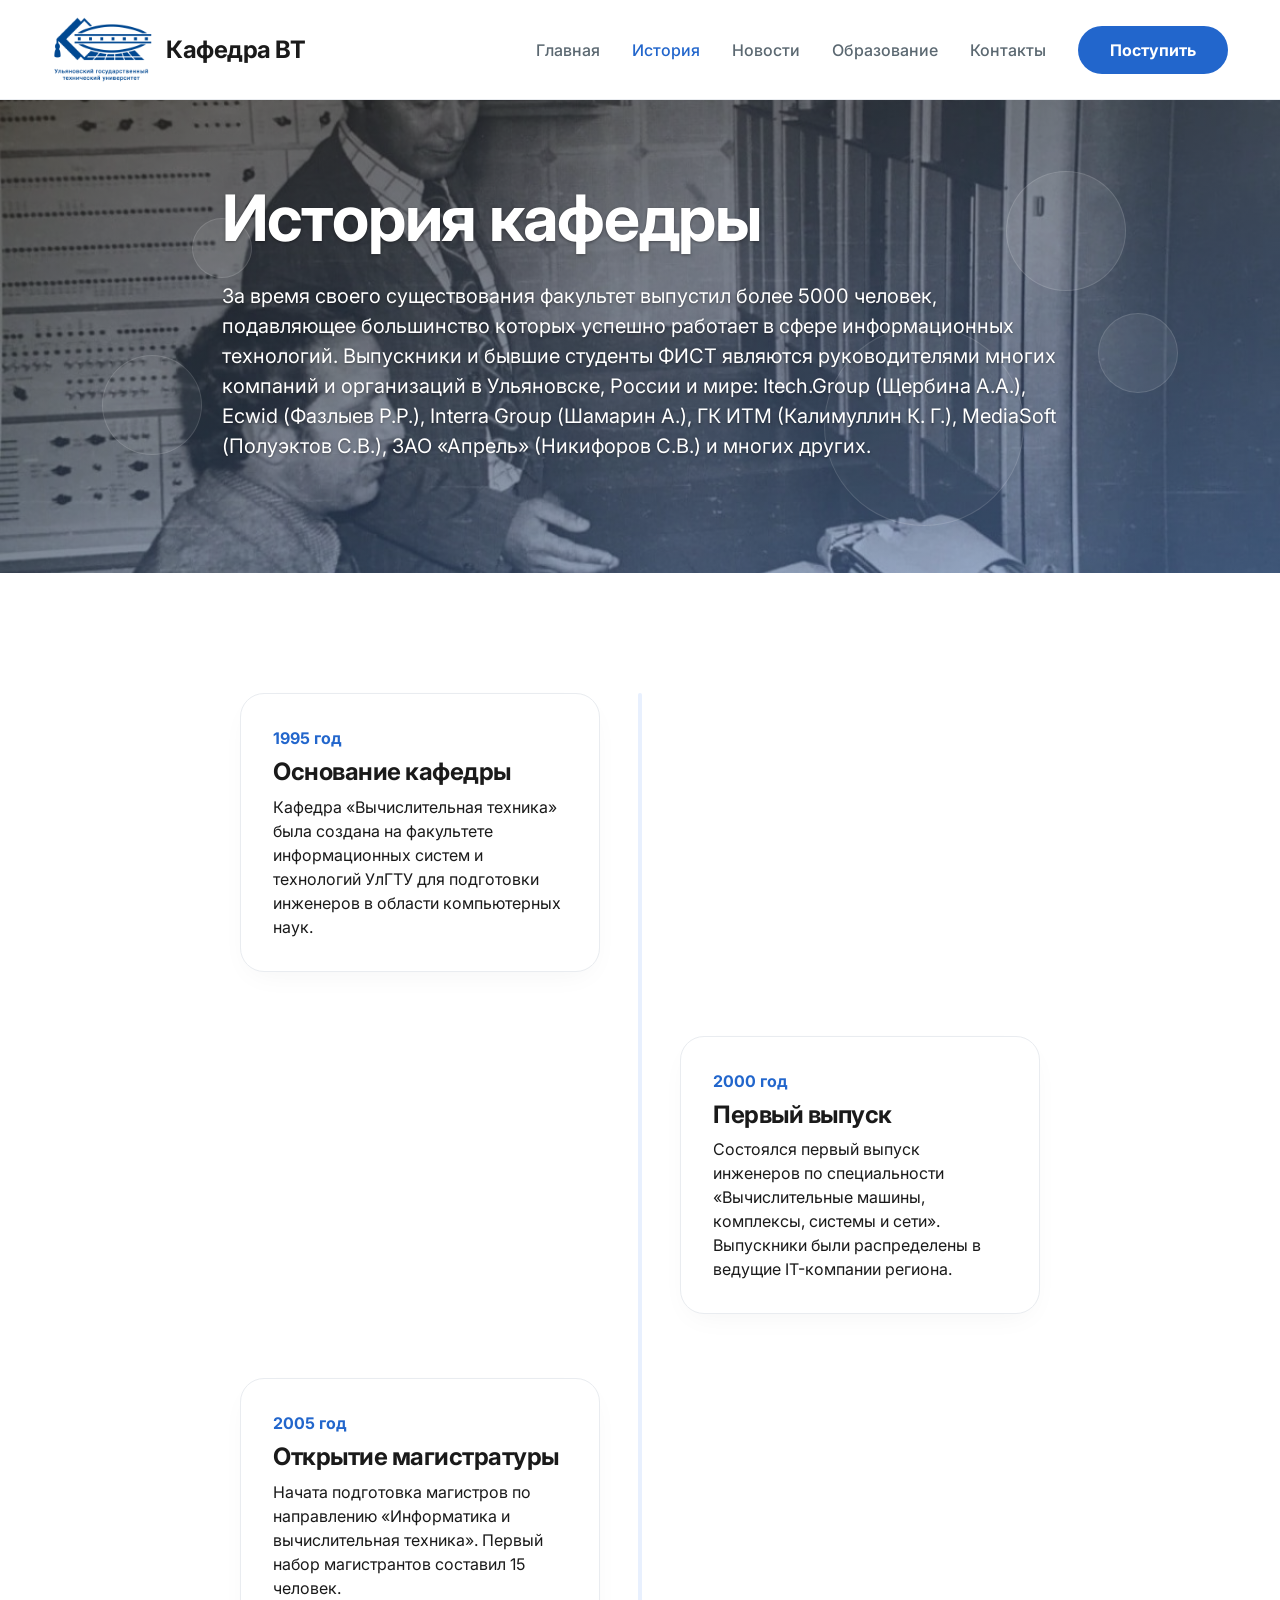
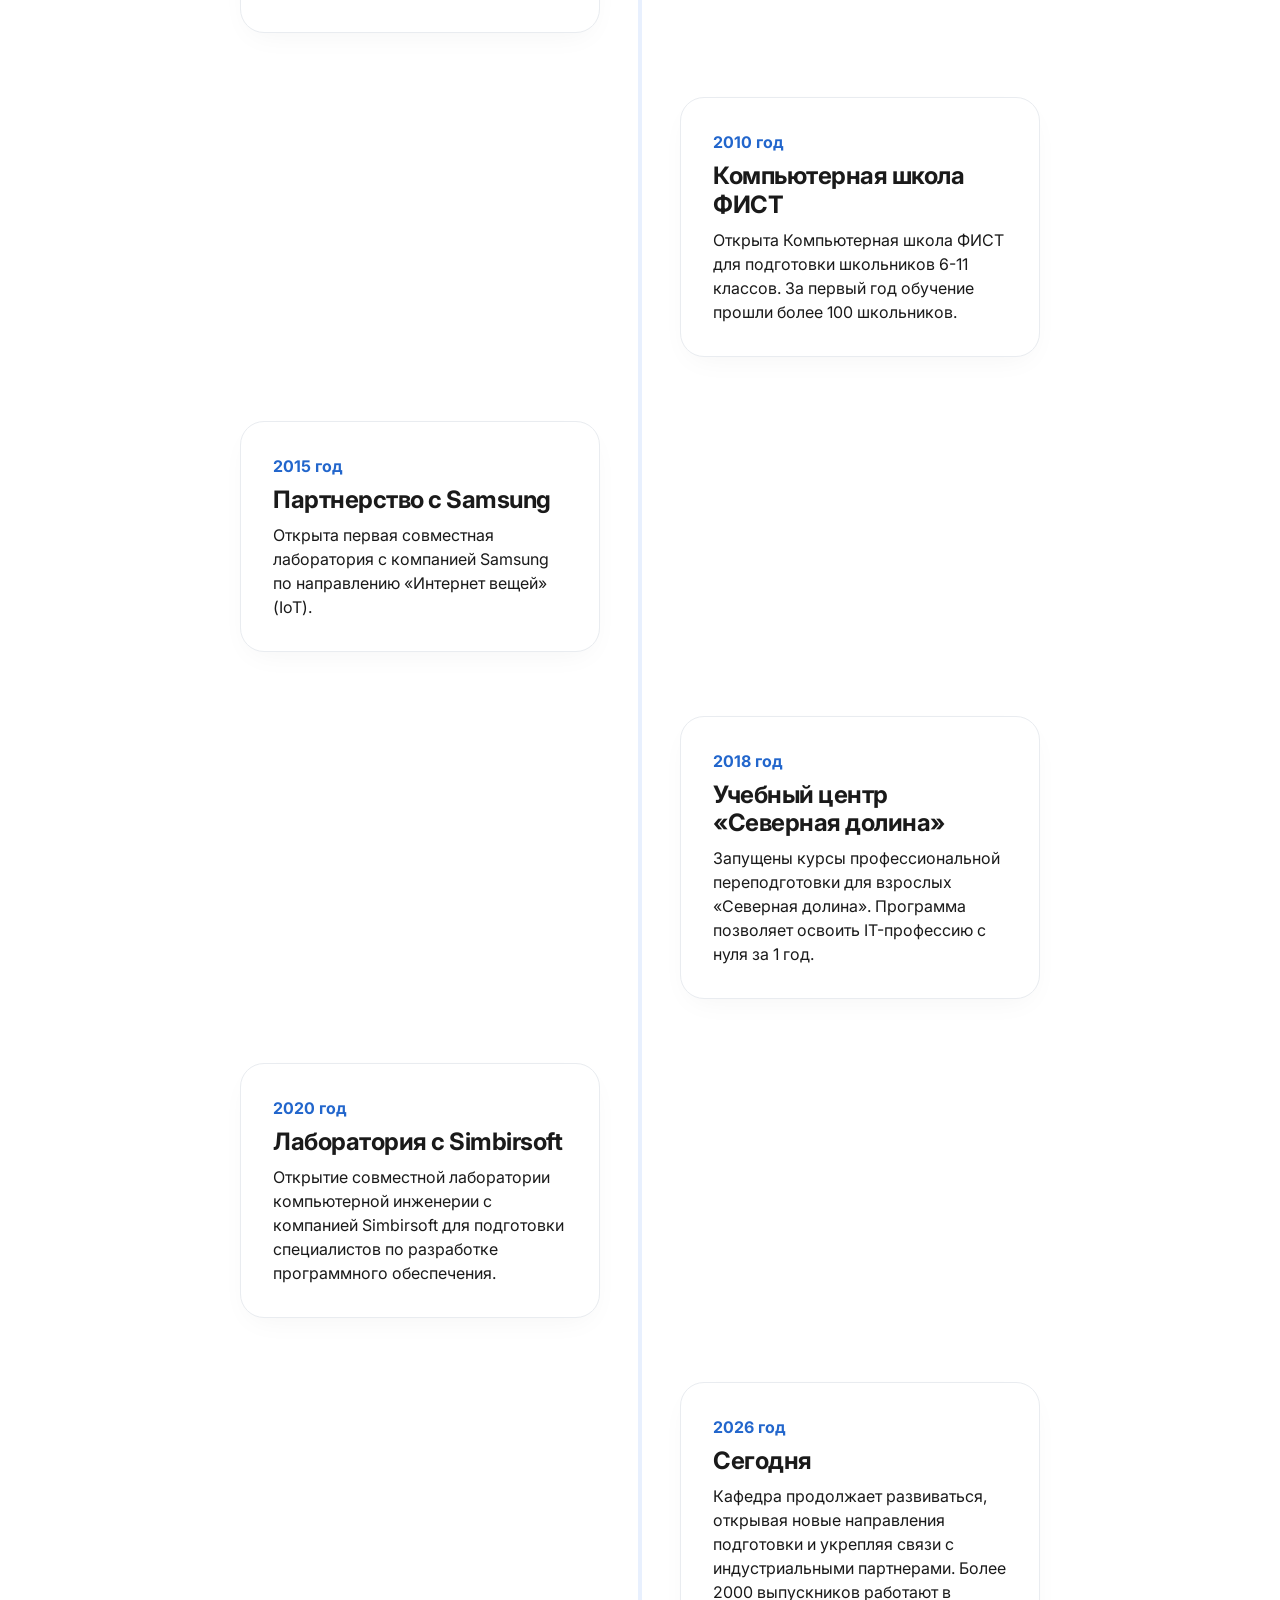
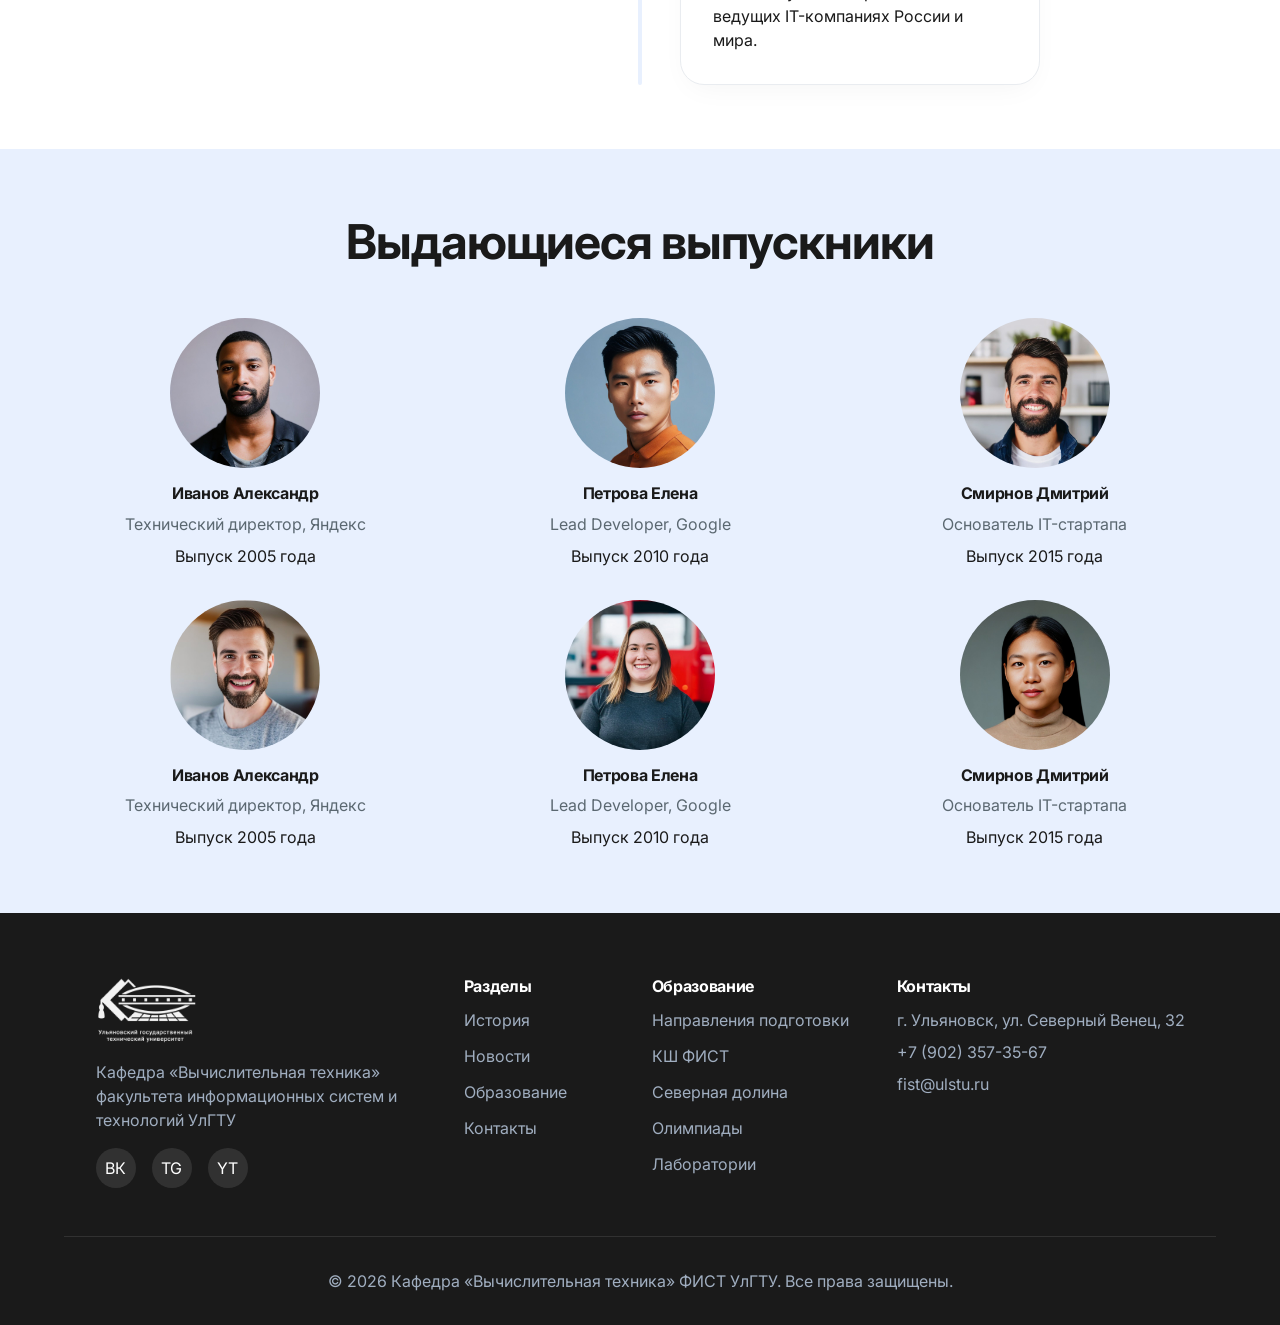
<file: history.html>
<!DOCTYPE html>
<html lang="ru">
<head>
  <meta charset="UTF-8">
  <meta name="viewport" content="width=device-width, initial-scale=1.0">
  <title>История кафедры — Кафедра «Вычислительная техника» ФИСТ УлГТУ</title>
  <link rel="preconnect" href="https://fonts.googleapis.com">
  <link rel="preconnect" href="https://fonts.gstatic.com" crossorigin>
  <link href="https://fonts.googleapis.com/css2?family=Inter:wght@400;500;700&display=swap" rel="stylesheet">
  <link rel="stylesheet" href="css/variables.css">
  <link rel="stylesheet" href="css/main.css">
  <link rel="stylesheet" href="css/history.css">
</head>
<body>
  <header class="header" id="header">
    <nav class="header__nav">
      <div class="header__brand">
        <img class="header__logo" src="images/ulstu-logo.png" width="102" height="67" alt="УлГТУ">
        <a class="header__brand-link" href="index.html">Кафедра ВТ</a>
      </div>
      <button class="header__burger" type="button" aria-label="Открыть меню" aria-expanded="false" id="header-burger">
        <span class="header__burger-line"></span>
        <span class="header__burger-line"></span>
        <span class="header__burger-line"></span>
      </button>
      <div class="header__menu-wrap" id="header-menu-wrap">
        <ul class="header__menu">
          <li class="header__item"><a class="header__link" href="index.html">Главная</a></li>
          <li class="header__item"><a class="header__link header__link--current" href="history.html">История</a></li>
          <li class="header__item"><a class="header__link" href="news.html">Новости</a></li>
          <li class="header__item"><a class="header__link" href="education.html">Образование</a></li>
          <li class="header__item"><a class="header__link" href="contacts.html">Контакты</a></li>
          <li class="header__item"><a class="header__link header__link--button" href="education.html">Поступить</a></li>
        </ul>
      </div>
    </nav>
    <div class="header__overlay" id="header-overlay" aria-hidden="true"></div>
  </header>

  <main>
    <section class="history-intro">
      <div class="history-intro__bg" aria-hidden="true">
        <span class="history-intro__circle history-intro__circle--1"></span>
        <span class="history-intro__circle history-intro__circle--2"></span>
        <span class="history-intro__circle history-intro__circle--3"></span>
        <span class="history-intro__circle history-intro__circle--4"></span>
        <span class="history-intro__circle history-intro__circle--5"></span>
      </div>
      <div class="history-intro__container container">
        <h1 class="history-intro__title">История кафедры</h1>
        <div class="history-intro__text">
          <p>За время своего существования факультет выпустил более 5000 человек, подавляющее большинство которых успешно работает в сфере информационных технологий. Выпускники и бывшие студенты ФИСТ являются руководителями многих компаний и организаций в Ульяновске, России и мире: Itech.Group (Щербина А.А.), Ecwid (Фазлыев Р.Р.), Interra Group (Шамарин А.), ГК ИТМ (Калимуллин К. Г.), MediaSoft (Полуэктов С.В.), ЗАО «Апрель» (Никифоров С.В.) и многих других.</p>
        </div>
      </div>
    </section>

    <section class="timeline">
      <div class="timeline__container container">
        <div class="timeline__track">
          <div class="timeline__line" aria-hidden="true"></div>
          <ul class="timeline__list">
            <li class="timeline__item">
              <article class="timeline-card">
                <time class="timeline-card__year" datetime="1995">1995 год</time>
                <h3 class="timeline-card__title">Основание кафедры</h3>
                <p class="timeline-card__text">Кафедра «Вычислительная техника» была создана на факультете информационных систем и технологий УлГТУ для подготовки инженеров в области компьютерных наук.</p>
              </article>
            </li>
            <li class="timeline__item">
              <article class="timeline-card">
                <time class="timeline-card__year" datetime="2000">2000 год</time>
                <h3 class="timeline-card__title">Первый выпуск</h3>
                <p class="timeline-card__text">Состоялся первый выпуск инженеров по специальности «Вычислительные машины, комплексы, системы и сети». Выпускники были распределены в ведущие IT-компании региона.</p>
              </article>
            </li>
            <li class="timeline__item">
              <article class="timeline-card">
                <time class="timeline-card__year" datetime="2005">2005 год</time>
                <h3 class="timeline-card__title">Открытие магистратуры</h3>
                <p class="timeline-card__text">Начата подготовка магистров по направлению «Информатика и вычислительная техника». Первый набор магистрантов составил 15 человек.</p>
              </article>
            </li>
            <li class="timeline__item">
              <article class="timeline-card">
                <time class="timeline-card__year" datetime="2010">2010 год</time>
                <h3 class="timeline-card__title">Компьютерная школа ФИСТ</h3>
                <p class="timeline-card__text">Открыта Компьютерная школа ФИСТ для подготовки школьников 6-11 классов. За первый год обучение прошли более 100 школьников.</p>
              </article>
            </li>
            <li class="timeline__item">
              <article class="timeline-card">
                <time class="timeline-card__year" datetime="2015">2015 год</time>
                <h3 class="timeline-card__title">Партнерство с Samsung</h3>
                <p class="timeline-card__text">Открыта первая совместная лаборатория с компанией Samsung по направлению «Интернет вещей» (IoT).</p>
              </article>
            </li>
            <li class="timeline__item">
              <article class="timeline-card">
                <time class="timeline-card__year" datetime="2018">2018 год</time>
                <h3 class="timeline-card__title">Учебный центр «Северная долина»</h3>
                <p class="timeline-card__text">Запущены курсы профессиональной переподготовки для взрослых «Северная долина». Программа позволяет освоить IT-профессию с нуля за 1 год.</p>
              </article>
            </li>
            <li class="timeline__item">
              <article class="timeline-card">
                <time class="timeline-card__year" datetime="2020">2020 год</time>
                <h3 class="timeline-card__title">Лаборатория с Simbirsoft</h3>
                <p class="timeline-card__text">Открытие совместной лаборатории компьютерной инженерии с компанией Simbirsoft для подготовки специалистов по разработке программного обеспечения.</p>
              </article>
            </li>
            <li class="timeline__item">
              <article class="timeline-card">
                <time class="timeline-card__year" datetime="2026">2026 год</time>
                <h3 class="timeline-card__title">Сегодня</h3>
                <p class="timeline-card__text">Кафедра продолжает развиваться, открывая новые направления подготовки и укрепляя связи с индустриальными партнерами. Более 2000 выпускников работают в ведущих IT-компаниях России и мира.</p>
              </article>
            </li>
          </ul>
        </div>
      </div>
    </section>

    <section class="graduates">
      <div class="graduates__container container">
        <h2 class="graduates__title">Выдающиеся выпускники</h2>
        <div class="graduates__row">
          <article class="graduate-card">
            <div class="graduate-card__avatar graduate-card__avatar--1" role="img" aria-hidden="true"></div>
            <h3 class="graduate-card__name">Иванов Александр</h3>
            <p class="graduate-card__position">Технический директор, Яндекс</p>
            <p class="graduate-card__year">Выпуск 2005 года</p>
          </article>
          <article class="graduate-card">
            <div class="graduate-card__avatar graduate-card__avatar--2" role="img" aria-hidden="true"></div>
            <h3 class="graduate-card__name">Петрова Елена</h3>
            <p class="graduate-card__position">Lead Developer, Google</p>
            <p class="graduate-card__year">Выпуск 2010 года</p>
          </article>
          <article class="graduate-card">
            <div class="graduate-card__avatar graduate-card__avatar--3" role="img" aria-hidden="true"></div>
            <h3 class="graduate-card__name">Смирнов Дмитрий</h3>
            <p class="graduate-card__position">Основатель IT-стартапа</p>
            <p class="graduate-card__year">Выпуск 2015 года</p>
          </article>
        </div>
        <div class="graduates__row">
          <article class="graduate-card">
            <div class="graduate-card__avatar graduate-card__avatar--4" role="img" aria-hidden="true"></div>
            <h3 class="graduate-card__name">Иванов Александр</h3>
            <p class="graduate-card__position">Технический директор, Яндекс</p>
            <p class="graduate-card__year">Выпуск 2005 года</p>
          </article>
          <article class="graduate-card">
            <div class="graduate-card__avatar graduate-card__avatar--5" role="img" aria-hidden="true"></div>
            <h3 class="graduate-card__name">Петрова Елена</h3>
            <p class="graduate-card__position">Lead Developer, Google</p>
            <p class="graduate-card__year">Выпуск 2010 года</p>
          </article>
          <article class="graduate-card">
            <div class="graduate-card__avatar graduate-card__avatar--6" role="img" aria-hidden="true"></div>
            <h3 class="graduate-card__name">Смирнов Дмитрий</h3>
            <p class="graduate-card__position">Основатель IT-стартапа</p>
            <p class="graduate-card__year">Выпуск 2015 года</p>
          </article>
        </div>
      </div>
    </section>
  </main>

  <footer class="footer">
    <div class="container container--narrow">
      <div class="footer__top">
        <div class="footer__brand">
          <img class="footer__logo" src="images/ulstu-logo.png" width="102" height="67" alt="УлГТУ">
          <p class="footer__description">Кафедра «Вычислительная техника» факультета информационных систем и технологий УлГТУ</p>
          <div class="footer__social">
            <a class="footer__social-link" href="#">ВК</a>
            <a class="footer__social-link" href="#">TG</a>
            <a class="footer__social-link" href="#">YT</a>
          </div>
        </div>
        <div class="footer__column">
          <h4 class="footer__column-title">Разделы</h4>
          <ul class="footer__list">
            <li><a class="footer__link" href="history.html">История</a></li>
            <li><a class="footer__link" href="news.html">Новости</a></li>
            <li><a class="footer__link" href="education.html">Образование</a></li>
            <li><a class="footer__link" href="contacts.html">Контакты</a></li>
          </ul>
        </div>
        <div class="footer__column">
          <h4 class="footer__column-title">Образование</h4>
          <ul class="footer__list">
            <li><a class="footer__link" href="#">Направления подготовки</a></li>
            <li><a class="footer__link" href="#">КШ ФИСТ</a></li>
            <li><a class="footer__link" href="#">Северная долина</a></li>
            <li><a class="footer__link" href="#">Олимпиады</a></li>
            <li><a class="footer__link" href="education-labs.html">Лаборатории</a></li>
          </ul>
        </div>
        <div class="footer__column footer__column--contacts">
          <h4 class="footer__column-title">Контакты</h4>
          <p class="footer__contact">г. Ульяновск, ул. Северный Венец, 32</p>
          <p class="footer__contact"><a class="footer__link" href="tel:+79023573567">+7 (902) 357-35-67</a></p>
          <p class="footer__contact"><a class="footer__link" href="mailto:fist@ulstu.ru">fist@ulstu.ru</a></p>
        </div>
      </div>
      <div class="footer__bottom">
        <p class="footer__copyright">© 2026 Кафедра «Вычислительная техника» ФИСТ УлГТУ. Все права защищены.</p>
      </div>
    </div>
  </footer>
  <script src="js/header.js"></script>
</body>
</html>
</file>
<file: css/variables.css>
/* CSS variables — design tokens from Figma */
:root {
  /* Colors */
  --color-text-primary: #1A1A1A;
  --color-text-secondary: #5B6871;
  --color-text-muted: #A0AEC0;
  --color-accent: #2266CC;
  --color-bg-white: #FFFFFF;
  --color-bg-light: #F8F9FC;
  --color-bg-tint: #E8F0FE;
  --color-border: #E9ECF0;
  --color-header-bg: rgba(255, 255, 255, 0.95);
  --color-overlay: rgba(255, 255, 255, 0.25);
  --color-footer-social-bg: rgba(255, 255, 255, 0.1);
  --color-footer-border: rgba(255, 255, 255, 0.1);
  --color-shadow-blue: rgba(34, 102, 204, 0.2);
  --color-shadow-card: rgba(0, 0, 0, 0.05);
  --color-partners-muted: #8A939B;
  --color-partners-icon: #ABB2B8;

  /* Typography — font family */
  --font-family: 'Inter', -apple-system, BlinkMacSystemFont, sans-serif;

  /* Font sizes */
  --font-size-xs: 12px;
  --font-size-sm: 14px;
  --font-size-base: 16px;
  --font-size-lg: 20px;
  --font-size-xl: 24px;
  --font-size-2xl: 48px;
  --font-size-hero: 64px;

  /* Font weights */
  --font-weight-normal: 400;
  --font-weight-medium: 500;
  --font-weight-bold: 700;

  /* Line heights */
  --line-height-tight: 1.2;
  --line-height-normal: 1.5;

  /* Spacing — container */
  --container-padding-x: 340px;
  --container-padding-x-narrow: 320px;
  --article-detail-width: 1280px;
  --article-detail-content-width: 800px;
  --article-detail-hero-height: 400px;
  --section-padding-y: 64px;
  --section-padding-y-lg: 80px;
  --section-padding-bottom: 112px;
  --gap-xs: 8px;
  --gap-sm: 12px;
  --gap-md: 16px;
  --gap-lg: 24px;
  --gap-xl: 32px;
  --gap-2xl: 48px;

  /* Border radius */
  --radius-sm: 2px;
  --radius-md: 16px;
  --radius-lg: 24px;
  --radius-pill: 50px;

  /* Effects */
  --shadow-button: 0px 5px 15px 0px var(--color-shadow-blue);
  --shadow-card: 0px 10px 30px -10px var(--color-shadow-card);
  --header-blur: blur(10px);

  /* Breakpoints (для медиа-запросов: 390, 768, 1024, 1440, 1920) */
  --bp-390: 390px;
  --bp-768: 768px;
  --bp-1024: 1024px;
  --bp-1440: 1440px;
  --bp-1920: 1920px;
}
</file>
<file: css/main.css>
/* Main styles — BEM, relative paths */

*,
*::before,
*::after {
  box-sizing: border-box;
}

body {
  margin: 0;
  font-family: var(--font-family);
  font-size: var(--font-size-base);
  line-height: var(--line-height-normal);
  color: var(--color-text-primary);
  background: var(--color-bg-white);
}

img {
  max-width: 100%;
  height: auto;
  display: block;
}

a {
  color: inherit;
  text-decoration: none;
}

/* Container — адаптивы: 390, 768, 1024, 1440, 1920 */
.container {
  width: 100%;
  max-width: 1240px;
  margin: 0 auto;
  padding-left: 16px;
  padding-right: 16px;
}

.container--narrow {
  max-width: 1280px;
  padding-left: 16px;
  padding-right: 16px;
}

@media (min-width: 390px) {
  .container,
  .container--narrow {
    padding-left: 20px;
    padding-right: 20px;
  }
}

@media (min-width: 768px) {
  .container,
  .container--narrow {
    padding-left: 24px;
    padding-right: 24px;
  }
}

@media (min-width: 1024px) {
  .container,
  .container--narrow {
    padding-left: 32px;
    padding-right: 32px;
  }
}

@media (min-width: 1440px) {
  .container,
  .container--narrow {
    padding-left: 40px;
    padding-right: 40px;
  }
}

@media (min-width: 1920px) {
  .container {
    max-width: 1440px;
    padding-left: 80px;
    padding-right: 80px;
  }
  .container--narrow {
    max-width: 1280px;
    padding-left: 80px;
    padding-right: 80px;
  }
}

/* Header */
.header {
  position: sticky;
  top: 0;
  z-index: 100;
  background: var(--color-header-bg);
  border-bottom: 1px solid var(--color-border);
  backdrop-filter: var(--header-blur);
}

.header__nav {
  display: flex;
  align-items: center;
  justify-content: space-between;
  gap: 16px;
  max-width: 1240px;
  margin: 0 auto;
  padding: 12px 16px;
}

@media (min-width: 390px) {
  .header__nav {
    padding: 14px 20px;
    gap: 20px;
  }
}

@media (min-width: 768px) {
  .header__nav {
    padding: 16px 24px;
    gap: 24px;
  }
}

@media (min-width: 1024px) {
  .header__nav {
    padding: 16px 32px;
  }
}

@media (min-width: 1440px) {
  .header__nav {
    padding: 16px 40px;
  }
}

@media (min-width: 1920px) {
  .header__nav {
    max-width: 1440px;
    padding: 16px 80px;
  }
}

.header__brand {
  display: flex;
  align-items: center;
  gap: var(--gap-sm);
}

/* Бургер — показывается только на мобилке (до 768px) */
.header__burger {
  display: none;
  flex-direction: column;
  justify-content: center;
  align-items: center;
  gap: 5px;
  width: 44px;
  height: 44px;
  padding: 0;
  margin: 0;
  border: 0;
  background: transparent;
  cursor: pointer;
  z-index: 101;
  transition: opacity 0.2s;
}

.header__burger:hover {
  opacity: 0.8;
}

.header__burger-line {
  display: block;
  width: 24px;
  height: 2px;
  background: var(--color-text-primary);
  border-radius: 1px;
  transition: transform 0.25s, opacity 0.25s;
}

.header--open .header__burger-line:nth-child(1) {
  transform: translateY(7px) rotate(45deg);
}

.header--open .header__burger-line:nth-child(2) {
  opacity: 0;
}

.header--open .header__burger-line:nth-child(3) {
  transform: translateY(-7px) rotate(-45deg);
}

@media (max-width: 767px) {
  .header__burger {
    display: flex;
  }

  /* Меню на весь экран: фиксируем по viewport */
  .header__menu-wrap {
    position: fixed;
    top: 0;
    left: 0;
    right: 0;
    bottom: 0;
    width: 100%;
    height: 100%;
    min-height: 100vh;
    min-height: 100dvh;
    background: var(--color-bg-white);
    padding: 80px 24px 24px;
    transform: translateX(100%);
    visibility: hidden;
    transition: transform 0.25s ease, visibility 0.25s;
    z-index: 100;
    overflow-y: auto;
    overflow-x: hidden;
    -webkit-overflow-scrolling: touch;
  }

  .header--open .header__menu-wrap {
    transform: translateX(0);
    visibility: visible;
  }

  .header__menu-wrap .header__menu {
    flex-direction: column;
    align-items: flex-start;
    gap: 0;
    text-align: left;
    width: 100%;
  }

  .header__item {
    border-bottom: 1px solid var(--color-border);
  }

  .header__item:last-child {
    border-bottom: 0;
  }

  .header__menu-wrap .header__link {
    display: block;
    padding: 22px 0;
    font-size: 20px;
    line-height: 1.2;
    text-align: left;
    width: 100%;
  }

  .header__link--button {
    margin-top: 8px;
    text-align: center;
  }

  .header__menu-wrap .header__link--button {
    display: inline-flex;
    justify-content: center;
    width: auto;
    padding: 16px 32px;
  }

  .header__overlay {
    position: fixed;
    top: 0;
    left: 0;
    right: 0;
    bottom: 0;
    width: 100%;
    height: 100%;
    min-height: 100vh;
    min-height: 100dvh;
    background: rgba(0, 0, 0, 0.4);
    opacity: 0;
    visibility: hidden;
    transition: opacity 0.25s, visibility 0.25s;
    z-index: 99;
  }

  .header--open .header__overlay {
    opacity: 1;
    visibility: visible;
  }
}

/* Блокировка скролла при открытом меню на мобилке */
@media (max-width: 767px) {
  body.menu-open {
    overflow: hidden;
    position: fixed;
    width: 100%;
    height: 100%;
    left: 0;
    top: 0;
  }
}

@media (min-width: 768px) {
  .header__overlay {
    display: none;
  }
}

.header__logo {
  width: 102px;
  height: 67px;
  object-fit: contain;
}

.header__brand-link {
  font-weight: var(--font-weight-bold);
  font-size: var(--font-size-xl);
  line-height: var(--line-height-normal);
  letter-spacing: -0.02em;
  color: var(--color-text-primary);
}

.header__menu {
  display: flex;
  align-items: center;
  gap: var(--gap-xl);
  margin: 0;
  padding: 0;
  list-style: none;
}

.header__link {
  font-weight: var(--font-weight-medium);
  font-size: var(--font-size-base);
  color: var(--color-text-secondary);
}

.header__link--current {
  color: var(--color-accent);
}

.header__link--button {
  padding: 14px 32px;
  background: var(--color-accent);
  color: var(--color-bg-white);
  font-weight: var(--font-weight-bold);
  border-radius: var(--radius-pill);
}

/* Hero — нормальные отступы по брейкпоинтам */
.hero {
  position: relative;
  min-height: 400px;
  padding: 48px 20px 64px;
  background: linear-gradient(162deg, rgba(26, 26, 26, 0.7) 0%, rgba(34, 102, 204, 0.4) 100%),
    url("../images/hero-bg-7fdb19.png") center / cover no-repeat;
  color: var(--color-bg-white);
  display: flex;
  align-items: center;
}

@media (min-width: 390px) {
  .hero {
    min-height: 440px;
    padding: 56px 20px 72px;
  }
}

@media (min-width: 768px) {
  .hero {
    min-height: 480px;
    padding: 80px 24px 80px;
  }
}

@media (min-width: 1024px) {
  .hero {
    padding: 80px 32px 80px;
  }
}

@media (min-width: 1440px) {
  .hero {
    padding: 80px 40px 80px;
  }
}

@media (min-width: 1920px) {
  .hero {
    padding: 80px 80px 80px 340px;
  }
}

.hero__container {
  max-width: 600px;
  display: flex;
  flex-direction: column;
  gap: 24px;
}

.hero__tags {
  display: flex;
  flex-wrap: wrap;
  gap: var(--gap-xs);
}

.hero__tag {
  padding: 4px 16px;
  background: var(--color-overlay);
  border-radius: var(--radius-pill);
  font-weight: var(--font-weight-medium);
  font-size: var(--font-size-sm);
  text-shadow: 0 1px 3px rgba(0, 0, 0, 0.4);
}

.hero__title {
  margin: 0;
  font-weight: var(--font-weight-bold);
  font-size: clamp(32px, 5vw, var(--font-size-hero));
  line-height: var(--line-height-tight);
  letter-spacing: -0.02em;
  text-shadow: 0 1px 3px rgba(0, 0, 0, 0.4);
}

.hero__text {
  margin: 0;
  font-size: var(--font-size-lg);
  line-height: var(--line-height-normal);
  text-shadow: 0 1px 3px rgba(0, 0, 0, 0.4);
}

.hero__cta {
  align-self: flex-start;
  margin-top: 8px;
}

/* Button */
.button {
  display: inline-flex;
  align-items: center;
  justify-content: center;
  padding: 14px 32px;
  font-family: var(--font-family);
  font-weight: var(--font-weight-bold);
  font-size: var(--font-size-base);
  line-height: var(--line-height-normal);
  border: none;
  border-radius: var(--radius-pill);
  cursor: pointer;
  text-decoration: none;
}

.button--primary {
  background: var(--color-accent);
  color: var(--color-bg-white);
  box-shadow: var(--shadow-button);
}

/* Stats — адаптивы: 390, 768, 1024, 1440, 1920 */
.stats {
  padding: 40px 16px 56px;
  background: var(--color-bg-white);
}

@media (min-width: 390px) {
  .stats {
    padding: 48px 20px 64px;
  }
}

@media (min-width: 768px) {
  .stats {
    padding: var(--section-padding-y) 24px;
  }
}

@media (min-width: 1024px) {
  .stats {
    padding: var(--section-padding-y) 32px;
  }
}

@media (min-width: 1440px) {
  .stats {
    padding: var(--section-padding-y) 40px;
  }
}

@media (min-width: 1920px) {
  .stats {
    padding: var(--section-padding-y) 80px;
  }
}

.stats__grid {
  display: grid;
  grid-template-columns: repeat(2, 1fr);
  gap: 16px;
  max-width: 900px;
  margin: 0 auto;
}

@media (min-width: 390px) {
  .stats__grid {
    gap: 20px;
  }
}

@media (min-width: 768px) {
  .stats__grid {
    grid-template-columns: repeat(4, 1fr);
    gap: var(--gap-xl);
  }
}

@media (min-width: 1024px) {
  .stats__grid {
    gap: 32px;
  }
}

.stats__item {
  display: flex;
  flex-direction: column;
  align-items: center;
  gap: 0;
}

.stats__number {
  font-weight: var(--font-weight-bold);
  font-size: var(--font-size-2xl);
  line-height: 1.2;
  color: var(--color-accent);
}

.stats__label {
  font-size: var(--font-size-base);
  color: var(--color-text-secondary);
  text-align: center;
}

/* Section common */
.section__title {
  margin: 0 0 16px;
  font-weight: var(--font-weight-bold);
  font-size: var(--font-size-2xl);
  line-height: var(--line-height-tight);
  letter-spacing: -0.02em;
  text-align: center;
  color: var(--color-text-primary);
}

.section__title-line {
  width: 60px;
  height: 4px;
  margin: 0 auto 32px;
  background: var(--color-accent);
  border-radius: var(--radius-sm);
}

@media (min-width: 768px) {
  .section__title-line {
    margin-bottom: 40px;
  }
}

@media (min-width: 1024px) {
  .section__title-line {
    margin-bottom: 48px;
  }
}

.section__action {
  margin-top: 48px;
  text-align: center;
}

/* News — адаптивы: 390, 768, 1024, 1440, 1920 */
.section--news {
  padding: 0 16px 48px;
}

@media (min-width: 390px) {
  .section--news {
    padding: 0 20px 56px;
  }
}

@media (min-width: 768px) {
  .section--news {
    padding: 0 24px var(--section-padding-y);
  }
}

@media (min-width: 1024px) {
  .section--news {
    padding: 0 32px var(--section-padding-y);
  }
}

@media (min-width: 1440px) {
  .section--news {
    padding: 0 40px var(--section-padding-y);
  }
}

@media (min-width: 1920px) {
  .section--news {
    padding: 0 80px var(--section-padding-y);
  }
}

.news-grid {
  display: grid;
  grid-template-columns: 1fr;
  gap: 24px;
}

@media (min-width: 390px) {
  .news-grid {
    gap: 28px;
  }
}

@media (min-width: 768px) {
  .news-grid {
    grid-template-columns: repeat(2, 1fr);
    gap: var(--gap-xl);
  }
}

@media (min-width: 1024px) {
  .news-grid {
    grid-template-columns: repeat(3, 1fr);
  }
}

.news-card {
  display: flex;
  flex-direction: column;
  background: var(--color-bg-white);
  border: 1px solid var(--color-border);
  border-radius: var(--radius-lg);
  box-shadow: var(--shadow-card);
  overflow: hidden;
}

.news-card__image {
  height: 220px;
  background: var(--color-bg-tint) center / cover no-repeat;
}

.news-card__image--1 {
  background-image: url("../images/news-1-638acd.png");
}

.news-card__image--2 {
  background-image: url("../images/news-2-78be80.png");
}

.news-card__image--3 {
  background-image: url("../images/news-3-78be80.png");
}

.news-card__date {
  position: absolute;
  top: 16px;
  left: 16px;
  padding: 8px 16px;
  background: var(--color-bg-white);
  border-radius: var(--radius-pill);
  font-weight: var(--font-weight-bold);
  font-size: var(--font-size-sm);
  color: var(--color-accent);
}

.news-card {
  position: relative;
}

.news-card__content {
  padding: 24px;
  display: flex;
  flex-direction: column;
  gap: var(--gap-sm);
}

.news-card__heading {
  margin: 0;
  font-weight: var(--font-weight-bold);
  font-size: var(--font-size-xl);
  line-height: var(--line-height-tight);
  letter-spacing: -0.02em;
  color: var(--color-text-primary);
}

.news-card__text {
  margin: 0;
  font-size: var(--font-size-base);
  color: var(--color-text-secondary);
}

.news-card__link {
  margin-top: 4px;
  font-weight: var(--font-weight-bold);
  font-size: var(--font-size-base);
  color: var(--color-accent);
}

/* Programs — адаптивы: 390, 768, 1024, 1440, 1920 */
.section--programs {
  padding: 40px 16px 80px;
}

@media (min-width: 390px) {
  .section--programs {
    padding: 48px 20px 88px;
  }
}

@media (min-width: 768px) {
  .section--programs {
    padding: var(--section-padding-y) 24px var(--section-padding-bottom);
  }
}

@media (min-width: 1024px) {
  .section--programs {
    padding: var(--section-padding-y) 32px var(--section-padding-bottom);
  }
}

@media (min-width: 1440px) {
  .section--programs {
    padding: var(--section-padding-y) 40px var(--section-padding-bottom);
  }
}

@media (min-width: 1920px) {
  .section--programs {
    padding: var(--section-padding-y) 80px var(--section-padding-bottom);
  }
}

.programs-grid {
  display: grid;
  grid-template-columns: 1fr;
  gap: 20px;
}

@media (min-width: 390px) {
  .programs-grid {
    gap: 24px;
  }
}

@media (min-width: 768px) {
  .programs-grid {
    grid-template-columns: repeat(2, 1fr);
    gap: var(--gap-xl);
  }
}

@media (min-width: 1024px) {
  .programs-grid {
    gap: 32px;
  }
}

.program-card {
  position: relative;
  padding: 33px;
  background: var(--color-bg-white);
  border: 1px solid var(--color-border);
  border-radius: var(--radius-lg);
  box-shadow: var(--shadow-card);
}

.program-card__num {
  display: flex;
  align-items: center;
  justify-content: center;
  width: 60px;
  height: 60px;
  margin-bottom: 24px;
  background: var(--color-bg-tint);
  border-radius: var(--radius-md);
  font-weight: var(--font-weight-bold);
  font-size: var(--font-size-xl);
  color: var(--color-accent);
}

.program-card__title {
  margin: 0 0 12px;
  font-weight: var(--font-weight-bold);
  font-size: var(--font-size-lg);
  line-height: 1.2;
  letter-spacing: -0.02em;
  color: var(--color-text-primary);
}

.program-card__text {
  margin: 0 0 20px;
  font-size: var(--font-size-base);
  color: var(--color-text-secondary);
}

.program-card__link {
  font-weight: var(--font-weight-bold);
  font-size: var(--font-size-base);
  color: var(--color-accent);
}

/* Labs — адаптивы: 390, 768, 1024, 1440, 1920 */
.section--labs {
  padding: 40px 16px 56px;
}

@media (min-width: 390px) {
  .section--labs {
    padding: 48px 20px 64px;
  }
}

@media (min-width: 768px) {
  .section--labs {
    padding: var(--section-padding-y) 24px;
  }
}

@media (min-width: 1024px) {
  .section--labs {
    padding: var(--section-padding-y) 32px;
  }
}

@media (min-width: 1440px) {
  .section--labs {
    padding: var(--section-padding-y) 40px;
  }
}

@media (min-width: 1920px) {
  .section--labs {
    padding: var(--section-padding-y) 80px;
  }
}

.labs-grid {
  display: grid;
  grid-template-columns: 1fr;
  gap: 16px;
}

@media (min-width: 390px) {
  .labs-grid {
    gap: var(--gap-lg);
  }
}

@media (min-width: 768px) {
  .labs-grid {
    grid-template-columns: repeat(2, 1fr);
  }
}

@media (min-width: 1024px) {
  .labs-grid {
    grid-template-columns: repeat(4, 1fr);
    gap: 24px;
  }
}

@media (min-width: 1440px) {
  .labs-grid {
    gap: var(--gap-xl);
  }
}

.lab-card {
  padding: 25px;
  background: var(--color-bg-white);
  border: 1px solid var(--color-border);
  border-radius: var(--radius-md);
}

.lab-card__badge {
  display: inline-block;
  padding: 4px 12px;
  margin-bottom: 16px;
  background: var(--color-bg-tint);
  border-radius: var(--radius-pill);
  font-weight: var(--font-weight-bold);
  font-size: var(--font-size-xs);
  color: var(--color-accent);
}

.lab-card__title {
  margin: 0 0 8px;
  font-weight: var(--font-weight-bold);
  font-size: var(--font-size-base);
  line-height: 1.2;
  letter-spacing: -0.02em;
  color: var(--color-text-primary);
}

.lab-card__text {
  margin: 0;
  font-size: var(--font-size-base);
  color: var(--color-text-secondary);
}

/* Partners — адаптивы: 390, 768, 1024, 1440, 1920 */
.section--partners {
  padding: 40px 16px 56px;
  background: var(--color-bg-light);
}

@media (min-width: 390px) {
  .section--partners {
    padding: 48px 20px 64px;
  }
}

@media (min-width: 768px) {
  .section--partners {
    padding: var(--section-padding-y) 24px;
  }
}

@media (min-width: 1024px) {
  .section--partners {
    padding: var(--section-padding-y) 32px;
  }
}

@media (min-width: 1440px) {
  .section--partners {
    padding: var(--section-padding-y) 40px;
  }
}

@media (min-width: 1920px) {
  .section--partners {
    padding: var(--section-padding-y) 80px;
  }
}

.partners__logos {
  display: flex;
  align-items: center;
  justify-content: center;
  flex-wrap: wrap;
  gap: var(--gap-2xl);
  min-height: 120px;
}

.partners__placeholder {
  font-size: var(--font-size-base);
  color: var(--color-partners-muted);
}

/* Footer — адаптивы: 390, 768, 1024, 1440, 1920 */
.footer {
  padding: 48px 16px 24px;
  background: var(--color-text-primary);
  color: var(--color-bg-white);
}

@media (min-width: 390px) {
  .footer {
    padding: 56px 20px 28px;
  }
}

@media (min-width: 768px) {
  .footer {
    padding: 64px 24px 32px;
  }
}

@media (min-width: 1024px) {
  .footer {
    padding-left: 32px;
    padding-right: 32px;
  }
}

@media (min-width: 1440px) {
  .footer {
    padding-left: 40px;
    padding-right: 40px;
  }
}

@media (min-width: 1920px) {
  .footer {
    padding-left: 320px;
    padding-right: 320px;
  }
}

.footer__container {
  max-width: 1280px;
  margin: 0 auto;
}

.footer__top {
  display: flex;
  flex-direction: column;
  gap: 48px;
  align-items: flex-start;
}

@media (min-width: 1024px) {
  .footer__top {
    flex-direction: row;
    justify-content: center;
    align-items: stretch;
    gap: 48px;
    flex-wrap: wrap;
  }
}

.footer__brand {
  max-width: 320px;
  display: flex;
  flex-direction: column;
  gap: 16px;
}

.footer__logo-link {
  display: block;
}

.footer__logo {
  width: 102px;
  height: 67px;
  object-fit: contain;
  filter: brightness(0) invert(1);
  opacity: 0.95;
}

.footer__description {
  margin: 0;
  font-size: var(--font-size-base);
  color: var(--color-text-muted);
  line-height: 1.5;
}

.footer__social {
  display: flex;
  flex-direction: row;
  gap: 16px;
}

.footer__social-link {
  display: flex;
  align-items: center;
  justify-content: center;
  width: 40px;
  height: 40px;
  background: rgba(255, 255, 255, 0.1);
  border-radius: 20px;
  font-size: var(--font-size-base);
  font-weight: 400;
  color: var(--color-bg-white);
}

.footer__social-link:hover {
  color: var(--color-bg-white);
  background: rgba(255, 255, 255, 0.15);
}

.footer__column {
  min-width: 140px;
}

.footer__column-title {
  margin: 0 0 12px;
  font-weight: var(--font-weight-bold);
  font-size: var(--font-size-base);
  line-height: 1.2;
  letter-spacing: -0.02em;
  color: var(--color-bg-white);
}

.footer__list {
  margin: 0;
  padding: 0;
  list-style: none;
}

.footer__list li {
  margin-bottom: 12px;
}

.footer__list li:last-child {
  margin-bottom: 0;
}

.footer__link {
  font-size: var(--font-size-base);
  color: var(--color-text-muted);
}

.footer__link:hover {
  color: var(--color-bg-white);
}

.footer__contact {
  margin: 0 0 8px;
  font-size: var(--font-size-base);
  color: var(--color-text-muted);
}

.footer__contact:last-child {
  margin-bottom: 0;
}

.footer__contact:first-of-type {
  margin-top: 0;
}

.footer__bottom {
  margin-top: 48px;
  padding-top: 32px;
  border-top: 1px solid rgba(255, 255, 255, 0.1);
}

.footer__copyright {
  margin: 0;
  font-size: var(--font-size-base);
  font-weight: 400;
  line-height: 1.5;
  color: var(--color-text-muted);
  text-align: center;
}
</file>
<file: css/contacts.css>
/* Страница «Контакты» — интро, карточки, карта, форма (BEM, по макету Figma) */

/* Адаптивы: 390, 768, 1024, 1440, 1920 */
.contacts-intro {
  padding: 48px 16px 80px;
  background: linear-gradient(162deg, rgba(26, 26, 26, 0.7) 0%, rgba(34, 102, 204, 0.4) 100%),
    url("../images/contacts-intro-bg.png") center / cover no-repeat;
  color: var(--color-bg-white);
}

@media (min-width: 390px) {
  .contacts-intro {
    padding: 56px 20px 88px;
  }
}

@media (min-width: 768px) {
  .contacts-intro {
    padding: var(--section-padding-y-lg) 24px var(--section-padding-bottom);
  }
}

@media (min-width: 1024px) {
  .contacts-intro {
    padding-left: 32px;
    padding-right: 32px;
  }
}

@media (min-width: 1440px) {
  .contacts-intro {
    padding-left: 40px;
    padding-right: 40px;
  }
}

@media (min-width: 1920px) {
  .contacts-intro {
    padding-left: 80px;
    padding-right: 80px;
  }
}

.contacts-intro__container {
  max-width: 900px;
}

.contacts-intro__title {
  margin: 0 0 var(--gap-sm);
  font-weight: var(--font-weight-bold);
  font-size: clamp(32px, 5vw, var(--font-size-hero));
  line-height: var(--line-height-tight);
  letter-spacing: -0.02em;
  text-shadow: 0 1px 3px rgba(0, 0, 0, 0.4);
}

.contacts-intro__subtitle {
  margin: 0;
  font-size: var(--font-size-lg);
  line-height: var(--line-height-normal);
  text-shadow: 0 1px 3px rgba(0, 0, 0, 0.4);
}

.contacts-content {
  padding: 40px 0 56px;
  background: var(--color-bg-white);
}

@media (min-width: 390px) {
  .contacts-content {
    padding: 48px 0 64px;
  }
}

@media (min-width: 768px) {
  .contacts-content {
    padding: 56px 0 72px;
  }
}

@media (min-width: 1024px) {
  .contacts-content {
    padding: 63px 0 80px;
  }
}

@media (min-width: 1440px) {
  .contacts-content {
    padding: 64px 0 80px;
  }
}

.contacts-content__inner {
  max-width: 1280px;
  margin: 0 auto;
  padding: 0 16px;
}

@media (min-width: 390px) {
  .contacts-content__inner {
    padding: 0 20px;
  }
}

@media (min-width: 768px) {
  .contacts-content__inner {
    padding: 0 24px;
  }
}

@media (min-width: 1024px) {
  .contacts-content__inner {
    padding: 0 32px;
  }
}

@media (min-width: 1440px) {
  .contacts-content__inner {
    padding: 0 40px;
  }
}

@media (min-width: 1920px) {
  .contacts-content__inner {
    padding: 0 80px;
  }
}

.contacts-grid {
  display: flex;
  flex-direction: column;
  gap: 32px;
}

@media (min-width: 390px) {
  .contacts-grid {
    gap: 40px;
  }
}

@media (min-width: 768px) {
  .contacts-grid {
    gap: 48px;
  }
}

@media (min-width: 1024px) {
  .contacts-grid {
    flex-direction: row;
    align-items: stretch;
    gap: 48px;
  }

  .contacts-grid__left {
    flex: 1;
    min-width: 0;
    display: flex;
    flex-direction: column;
    gap: 32px;
  }

  .contacts-grid__right {
    flex: 1;
    min-width: 0;
    display: flex;
    flex-direction: column;
    gap: 32px;
  }
}

.contacts-card {
  background: var(--color-bg-white);
  border-radius: var(--radius-lg);
  box-shadow: var(--shadow-card);
  overflow: hidden;
}

.contacts-card--info {
  padding: 31px 32px 64px;
}

.contacts-card__title {
  margin: 0 0 var(--gap-sm);
  font-weight: var(--font-weight-bold);
  font-size: var(--font-size-xl);
  line-height: var(--line-height-tight);
  letter-spacing: -0.02em;
  color: var(--color-text-primary);
}

.contacts-card--info .contacts-card__title {
  color: var(--color-text-primary);
}

.contacts-card--form .contacts-card__title {
  color: var(--color-text-primary);
}

.contacts-card--staff .contacts-card__title {
  color: var(--color-text-primary);
  margin-bottom: var(--gap-md);
}

.contacts-card--info .contacts-info__label,
.contacts-card--info .contacts-info__value--muted {
  color: var(--color-text-secondary);
}

.contacts-card--info .contacts-info__value {
  color: var(--color-text-primary);
}

.contacts-info__row {
  margin-bottom: var(--gap-xl);
}

.contacts-info__row:last-child {
  margin-bottom: 0;
}

.contacts-info__label {
  display: block;
  font-size: var(--font-size-sm);
  font-weight: var(--font-weight-medium);
  color: var(--color-text-secondary);
  margin-bottom: 4px;
}

.contacts-info__value {
  margin: 0;
  font-size: var(--font-size-base);
  line-height: 1.5;
  color: var(--color-text-primary);
}

.contacts-info__value--muted {
  font-size: var(--font-size-sm);
  color: var(--color-text-secondary);
  margin-top: 4px;
}

.contacts-card--staff {
  padding: 31px 32px 64px;
}

.contacts-staff__list {
  display: flex;
  flex-direction: column;
  gap: 16px;
}

.contacts-staff__item {
  display: flex;
  align-items: center;
  gap: 16px;
}

.contacts-staff__avatar {
  width: 60px;
  height: 60px;
  border-radius: 30px;
  flex-shrink: 0;
  object-fit: cover;
  display: block;
}

.contacts-staff__text {
  display: flex;
  flex-direction: column;
  gap: 2px;
}

.contacts-staff__name {
  font-weight: var(--font-weight-bold);
  font-size: var(--font-size-base);
  color: var(--color-text-primary);
}

.contacts-staff__role {
  font-size: var(--font-size-sm);
  color: var(--color-text-secondary);
}

.contacts-map {
  height: 400px;
  border-radius: var(--radius-lg);
  overflow: hidden;
  box-shadow: var(--shadow-card);
}

.contacts-map__iframe {
  width: 100%;
  height: 100%;
  border: 0;
  display: block;
}

.contacts-card--form {
  padding: 31px 32px 64px;
}

.contacts-form {
  display: flex;
  flex-direction: column;
  gap: 16px;
  margin-top: var(--gap-sm);
}

.contacts-form__label {
  font-size: var(--font-size-sm);
  font-weight: var(--font-weight-medium);
  color: var(--color-text-secondary);
  margin-bottom: -8px;
}

.contacts-form__input,
.contacts-form__textarea {
  width: 100%;
  padding: 12px 16px;
  font-family: var(--font-family);
  font-size: var(--font-size-base);
  color: var(--color-text-primary);
  background: var(--color-bg-white);
  border: 1px solid var(--color-border);
  border-radius: 12px;
  box-sizing: border-box;
}

.contacts-form__input::placeholder,
.contacts-form__textarea::placeholder {
  color: var(--color-text-muted);
}

.contacts-form__textarea {
  min-height: 100px;
  resize: vertical;
}

.contacts-form__submit {
  margin-top: 8px;
  padding: 14px 24px;
  font-family: var(--font-family);
  font-weight: var(--font-weight-bold);
  font-size: var(--font-size-base);
  color: var(--color-bg-white);
  background: var(--color-accent);
  border: 0;
  border-radius: var(--radius-pill);
  cursor: pointer;
  box-shadow: var(--shadow-button);
}

.contacts-form__submit:hover {
  opacity: 0.9;
}
</file>
<file: css/education.css>
/* Страница «Образование» — интро, табы, карточки направлений (BEM, по макету Figma) */

/* Адаптивы: 390, 768, 1024, 1440, 1920 */
.education-intro {
  position: relative;
  padding: 48px 16px 80px;
  background: linear-gradient(162deg, rgba(26, 26, 26, 0.7) 0%, rgba(34, 102, 204, 0.4) 100%),
    url("../images/education-intro-bg.png") center / cover no-repeat;
  color: var(--color-bg-white);
}

@media (min-width: 390px) {
  .education-intro {
    padding: 56px 20px 88px;
  }
}

@media (min-width: 768px) {
  .education-intro {
    padding: var(--section-padding-y-lg) 24px var(--section-padding-bottom);
  }
}

@media (min-width: 1024px) {
  .education-intro {
    padding-left: 32px;
    padding-right: 32px;
  }
}

@media (min-width: 1440px) {
  .education-intro {
    padding-left: 40px;
    padding-right: 40px;
  }
}

@media (min-width: 1920px) {
  .education-intro {
    padding-left: 80px;
    padding-right: 80px;
  }
}

.education-intro__container {
  max-width: 900px;
}

.education-intro__title {
  margin: 0 0 var(--gap-sm);
  font-weight: var(--font-weight-bold);
  font-size: clamp(32px, 5vw, var(--font-size-hero));
  line-height: var(--line-height-tight);
  letter-spacing: -0.02em;
  text-shadow: 0 1px 3px rgba(0, 0, 0, 0.4);
}

.education-intro__subtitle {
  margin: 0;
  font-size: var(--font-size-lg);
  line-height: var(--line-height-normal);
  text-shadow: 0 1px 3px rgba(0, 0, 0, 0.4);
}

/* Content block — адаптивы */
.education-content {
  padding: 64px 16px 80px;
  background: var(--color-bg-white);
}

@media (min-width: 390px) {
  .education-content {
    padding: 72px 20px 88px;
  }
}

@media (min-width: 768px) {
  .education-content {
    padding: 96px 24px 100px;
  }
}

@media (min-width: 1024px) {
  .education-content {
    padding: 120px 32px 120px;
  }
}

@media (min-width: 1440px) {
  .education-content {
    padding-left: 40px;
    padding-right: 40px;
  }
}

@media (min-width: 1920px) {
  .education-content {
    padding-left: 80px;
    padding-right: 80px;
  }
}

.container--education {
  max-width: 1280px;
  margin: 0 auto;
  padding-left: 16px;
  padding-right: 16px;
}

@media (min-width: 390px) {
  .container--education {
    padding-left: 20px;
    padding-right: 20px;
  }
}

@media (min-width: 768px) {
  .container--education {
    padding-left: 24px;
    padding-right: 24px;
  }
}

@media (min-width: 1024px) {
  .container--education {
    padding-left: 32px;
    padding-right: 32px;
  }
}

@media (min-width: 1440px) {
  .container--education {
    padding-left: 40px;
    padding-right: 40px;
  }
}

@media (min-width: 1920px) {
  .container--education {
    padding-left: 80px;
    padding-right: 80px;
  }
}

/* Tabs */
.education-tabs {
  display: flex;
  flex-wrap: wrap;
  gap: var(--gap-md);
  margin-bottom: var(--gap-xl);
}

.education-tabs__item {
  display: inline-block;
  padding: 16px 32px;
  background: var(--color-bg-white);
  border: 1px solid var(--color-border);
  border-radius: var(--radius-pill);
  font-weight: var(--font-weight-medium);
  font-size: var(--font-size-base);
  line-height: var(--line-height-normal);
  color: var(--color-text-primary);
  text-decoration: none;
}

.education-tabs__item:hover {
  border-color: var(--color-accent);
  color: var(--color-accent);
}

.education-tabs__item--active {
  background: var(--color-accent);
  border-color: var(--color-accent);
  color: var(--color-bg-white);
}

/* Cards container */
.education-cards {
  display: flex;
  flex-direction: column;
  gap: 32px;
  padding: 32px 0 64px;
}

/* Card */
.education-card {
  padding: 32px;
  background: var(--color-bg-white);
  border: 1px solid var(--color-border);
  border-radius: var(--radius-lg);
  box-shadow: var(--shadow-card);
}

.education-card__title {
  margin: 0 0 var(--gap-sm);
  font-weight: var(--font-weight-bold);
  font-size: var(--font-size-xl);
  line-height: 1.2;
  letter-spacing: -0.02em;
  color: var(--color-text-primary);
}

.education-card__degree {
  margin: 0 0 var(--gap-md);
  font-weight: var(--font-weight-medium);
  font-size: var(--font-size-base);
  color: var(--color-accent);
}

.education-card__lead {
  margin: 0 0 var(--gap-md);
  font-size: var(--font-size-base);
  line-height: var(--line-height-normal);
  color: var(--color-text-secondary);
}

.education-card__stats {
  margin: 0 0 var(--gap-md);
  padding: 0;
  list-style: none;
}

.education-card__stats li {
  margin-bottom: 4px;
  font-size: var(--font-size-base);
  color: var(--color-text-secondary);
}

.education-card__heading {
  margin: var(--gap-md) 0 var(--gap-sm);
  font-weight: var(--font-weight-bold);
  font-size: var(--font-size-base);
  line-height: 1.2;
  letter-spacing: -0.02em;
  color: var(--color-text-primary);
}

.education-card__heading:first-of-type {
  margin-top: 0;
}

.education-card__list {
  margin: 0 0 var(--gap-md);
  padding: 0;
  list-style: none;
}

.education-card__list li {
  margin-bottom: 4px;
  font-size: var(--font-size-base);
  color: var(--color-text-secondary);
}

.education-card__pills {
  display: flex;
  flex-wrap: wrap;
  gap: var(--gap-sm);
  margin: 0;
  padding: 0;
  list-style: none;
}

.education-card__pill {
  display: inline-block;
  padding: 8px 16px;
  background: var(--color-bg-tint);
  border-radius: var(--radius-pill);
  font-size: var(--font-size-base);
  color: var(--color-accent);
}
</file>
<file: css/education-ksh.css>
/* Страница «КШ ФИСТ» — по макету Figma (Образование - КШ ФИСТ - 1920) */

.ksh-section {
  padding-bottom: 40px;
}

@media (min-width: 768px) {
  .ksh-section {
    padding-bottom: 56px;
  }
}

@media (min-width: 1024px) {
  .ksh-section {
    padding-bottom: 64px;
  }
}

.ksh-section__title {
  margin: 0 0 var(--gap-sm);
  font-weight: 700;
  font-size: 32px;
  line-height: 1.2;
  letter-spacing: -0.02em;
  color: var(--color-text-primary);
}

.ksh-section__subtitle {
  margin: 0 0 32px;
  font-size: var(--font-size-base);
  line-height: var(--line-height-normal);
  color: var(--color-text-secondary);
}

/* Сетка курсов — адаптивы: 390, 768, 1024, 1440, 1920 */
.ksh-courses {
  display: grid;
  grid-template-columns: 1fr;
  gap: 16px;
  margin-bottom: 24px;
}

@media (min-width: 390px) {
  .ksh-courses {
    gap: 20px;
    margin-bottom: 28px;
  }
}

@media (min-width: 768px) {
  .ksh-courses {
    grid-template-columns: repeat(2, 1fr);
    gap: 24px;
    margin-bottom: 32px;
  }
}

@media (min-width: 1024px) {
  .ksh-courses {
    grid-template-columns: repeat(3, 1fr);
    gap: 32px;
  }
}

@media (min-width: 1440px) {
  .ksh-courses {
    gap: 32px;
  }
}

/* Карточка курса */
.ksh-course-card {
  padding: 24px;
  background: var(--color-bg-white);
  border: 1px solid var(--color-border);
  border-radius: 24px;
  box-shadow: 0 10px 30px -10px rgba(0, 0, 0, 0.05);
}

.ksh-course-card__badge {
  display: inline-block;
  padding: 8px 16px;
  margin-bottom: 16px;
  background: var(--color-accent);
  border-radius: 50px;
  font-weight: 600;
  font-size: 14px;
  line-height: 1.2;
  color: var(--color-bg-white);
}

.ksh-course-card__title {
  margin: 0 0 8px;
  font-weight: 700;
  font-size: 18px;
  line-height: 1.25;
  letter-spacing: -0.02em;
  color: var(--color-text-primary);
}

.ksh-course-card__desc {
  margin: 0 0 12px;
  font-size: var(--font-size-base);
  line-height: 1.5;
  color: var(--color-text-secondary);
}

.ksh-course-card__price {
  margin: 0 0 8px;
  font-weight: 700;
  font-size: var(--font-size-base);
  color: var(--color-text-primary);
}

.ksh-course-card__price-unit {
  font-weight: 400;
  color: var(--color-text-secondary);
}

.ksh-course-card__teacher {
  margin: 0;
  font-size: 14px;
  line-height: 1.4;
  color: var(--color-text-primary);
}

/* Блок «Формат обучения» — адаптивы */
.ksh-format {
  padding: 20px;
  background: var(--color-bg-tint);
  border-radius: 24px;
}

@media (min-width: 390px) {
  .ksh-format {
    padding: 24px;
  }
}

@media (min-width: 768px) {
  .ksh-format {
    padding: 28px;
  }
}

@media (min-width: 1024px) {
  .ksh-format {
    padding: 32px;
  }
}

.ksh-format__title {
  margin: 0 0 24px;
  font-weight: 700;
  font-size: 18px;
  line-height: 1.25;
  letter-spacing: -0.02em;
  color: var(--color-text-primary);
}

.ksh-format__list {
  margin: 0;
  padding: 0;
  list-style: none;
  display: flex;
  flex-wrap: wrap;
  gap: 24px 48px;
}

.ksh-format__item {
  font-size: var(--font-size-base);
  line-height: 1.5;
  color: var(--color-text-primary);
}

.ksh-format__value {
  font-weight: 700;
  font-size: 20px;
  color: var(--color-accent);
}

/* Кнопка «Записаться на курсы» — по макету Figma */
.ksh-cta {
  margin-top: 32px;
}

.ksh-cta__button {
  display: inline-flex;
  align-items: center;
  justify-content: center;
  padding: 14px 32px;
  font-family: var(--font-family);
  font-weight: 600;
  font-size: var(--font-size-base);
  line-height: 1.2;
  color: var(--color-bg-white);
  background: var(--color-accent);
  border: 0;
  border-radius: 50px;
  text-decoration: none;
  box-shadow: var(--shadow-button);
  cursor: pointer;
}

.ksh-cta__button:hover {
  opacity: 0.92;
}
</file>
<file: css/education-labs-its.css>
/* Детальная страница лаборатории «Интеллектуальные транспортные системы» — по макету Figma */

/* Адаптивы: 390, 768, 1024, 1440, 1920 */
.lab-detail-hero {
  padding: 48px 16px 80px;
  background: linear-gradient(170deg, rgba(232, 240, 254, 1) 0%, rgba(255, 255, 255, 1) 100%);
}

@media (min-width: 390px) {
  .lab-detail-hero {
    padding: 56px 20px 88px;
  }
}

@media (min-width: 768px) {
  .lab-detail-hero {
    padding: var(--section-padding-y-lg) 24px var(--section-padding-bottom);
  }
}

@media (min-width: 1024px) {
  .lab-detail-hero {
    padding-left: 32px;
    padding-right: 32px;
  }
}

@media (min-width: 1440px) {
  .lab-detail-hero {
    padding-left: 40px;
    padding-right: 40px;
  }
}

@media (min-width: 1920px) {
  .lab-detail-hero {
    padding-left: var(--container-padding-x);
    padding-right: 80px;
  }
}

.lab-detail-hero__container {
  max-width: 1280px;
  margin: 0 auto;
  display: flex;
  flex-direction: column;
  align-items: flex-start;
}

.lab-detail-hero__badge {
  display: inline-block;
  padding: 8px 20px;
  margin-bottom: 16px;
  background: var(--color-accent);
  border-radius: 50px;
  font-weight: 600;
  font-size: var(--font-size-base);
  line-height: 1.2;
  color: var(--color-bg-white);
}

.lab-detail-hero__title {
  margin: 0 0 16px;
  font-weight: 700;
  font-size: clamp(28px, 4vw, 40px);
  line-height: 1.2;
  letter-spacing: -0.02em;
  color: var(--color-text-primary);
}

.lab-detail-hero__lead {
  margin: 0;
  max-width: 720px;
  font-size: var(--font-size-lg);
  line-height: var(--line-height-normal);
  color: var(--color-text-secondary);
}

/* Content — адаптивы */
.lab-detail-content {
  padding: 40px 16px 56px;
  background: var(--color-bg-white);
}

@media (min-width: 390px) {
  .lab-detail-content {
    padding: 48px 20px 64px;
  }
}

@media (min-width: 768px) {
  .lab-detail-content {
    padding: 56px 24px 72px;
  }
}

@media (min-width: 1024px) {
  .lab-detail-content {
    padding: 60px 32px 80px;
  }
}

@media (min-width: 1440px) {
  .lab-detail-content {
    padding-left: 40px;
    padding-right: 40px;
  }
}

@media (min-width: 1920px) {
  .lab-detail-content {
    padding-left: 80px;
    padding-right: 80px;
  }
}

.container--lab-detail {
  max-width: 1240px;
  margin: 0 auto;
  display: flex;
  flex-direction: column;
  gap: 54px;
}

/* Info cards */
.lab-detail-cards {
  display: grid;
  grid-template-columns: 1fr;
  gap: 24px;
}

@media (min-width: 640px) {
  .lab-detail-cards {
    grid-template-columns: repeat(2, 1fr);
  }
}

@media (min-width: 1024px) {
  .lab-detail-cards {
    grid-template-columns: repeat(4, 1fr);
    gap: 32px;
  }
}

.lab-detail-info-card {
  padding: 24px;
  background: var(--color-bg-white);
  border: 1px solid var(--color-border);
  border-radius: 24px;
  box-shadow: var(--shadow-card);
}

.lab-detail-info-card__icon {
  display: block;
  margin-bottom: 12px;
  font-size: 24px;
  line-height: 1;
}

.lab-detail-info-card__title {
  margin: 0 0 8px;
  font-weight: 700;
  font-size: 18px;
  line-height: 1.25;
  letter-spacing: -0.02em;
  color: var(--color-text-primary);
}

.lab-detail-info-card__text {
  margin: 0;
  font-size: var(--font-size-base);
  line-height: 1.5;
  color: var(--color-text-secondary);
}

/* Grid: equipment + projects */
.lab-detail-grid {
  display: grid;
  grid-template-columns: 1fr;
  gap: 32px;
}

@media (min-width: 1024px) {
  .lab-detail-grid {
    grid-template-columns: 1fr 1fr;
    gap: 32px;
  }
}

.lab-detail-section__title {
  margin: 0 0 24px;
  font-weight: 700;
  font-size: 24px;
  line-height: 1.25;
  letter-spacing: -0.02em;
  color: var(--color-text-primary);
}

.lab-detail-equipment__list {
  margin: 0;
  padding: 0;
  list-style: none;
  font-size: var(--font-size-base);
  line-height: 1.6;
  color: var(--color-text-primary);
}

.lab-detail-equipment__list li {
  display: flex;
  align-items: flex-start;
  gap: 8px;
  margin-bottom: 12px;
}

.lab-detail-equipment__icon {
  flex-shrink: 0;
  font-size: 18px;
}

.lab-detail-projects__list {
  display: flex;
  flex-direction: column;
  gap: 16px;
}

.lab-detail-project-card {
  padding: 20px;
  background: var(--color-bg-white);
  border: 1px solid var(--color-border);
  border-radius: 16px;
  box-shadow: var(--shadow-card);
}

.lab-detail-project-card__title {
  margin: 0 0 8px;
  font-weight: 700;
  font-size: 18px;
  line-height: 1.25;
  letter-spacing: -0.02em;
  color: var(--color-accent);
}

.lab-detail-project-card__text {
  margin: 0;
  font-size: var(--font-size-base);
  line-height: var(--line-height-normal);
  color: var(--color-text-secondary);
}

/* Gallery */
.lab-detail-gallery__title {
  margin: 0 0 16px;
  font-weight: 700;
  font-size: 32px;
  line-height: 1.2;
  letter-spacing: -0.02em;
  color: var(--color-text-primary);
}

.lab-detail-gallery__title-line {
  width: 60px;
  height: 4px;
  margin: 0 0 20px;
  background: var(--color-accent);
  border-radius: var(--radius-sm);
}

.lab-detail-gallery__grid {
  display: grid;
  grid-template-columns: repeat(2, 1fr);
  gap: 16px;
}

@media (min-width: 768px) {
  .lab-detail-gallery__grid {
    grid-template-columns: repeat(4, 1fr);
  }
}

.lab-detail-gallery__img {
  width: 100%;
  height: 150px;
  object-fit: cover;
  border-radius: 12px;
  border: 1px solid var(--color-border);
}

/* Contact card */
.lab-detail-contact {
  display: flex;
  flex-wrap: wrap;
  align-items: flex-start;
  gap: 24px;
  padding: 32px;
  background: var(--color-bg-light);
  border-radius: 24px;
  border: 1px solid var(--color-border);
}

.lab-detail-contact__icon {
  display: flex;
  align-items: center;
  justify-content: center;
  width: 80px;
  height: 80px;
  background: var(--color-accent);
  border-radius: 60px;
  font-size: 40px;
  line-height: 1;
  flex-shrink: 0;
}

.lab-detail-contact__info {
  flex: 1;
  min-width: 0;
}

.lab-detail-contact__name {
  margin: 0 0 8px;
  font-weight: 700;
  font-size: 20px;
  line-height: 1.25;
  letter-spacing: -0.02em;
  color: var(--color-text-primary);
}

.lab-detail-contact__role,
.lab-detail-contact__email,
.lab-detail-contact__phone {
  margin: 0 0 4px;
  font-size: var(--font-size-base);
  line-height: 1.5;
  color: var(--color-text-secondary);
}

.lab-detail-contact__phone {
  margin-bottom: 0;
}

/* Back link */
.lab-detail-back {
  margin-top: 0;
}

.lab-detail-back__link {
  display: inline-block;
  padding: 14px 24px;
  border: 1px solid var(--color-border);
  border-radius: 50px;
  font-weight: 600;
  font-size: var(--font-size-base);
  line-height: 1.2;
  color: var(--color-text-primary);
  text-decoration: none;
}

.lab-detail-back__link:hover {
  border-color: var(--color-accent);
  color: var(--color-accent);
}
</file>
<file: css/education-labs.css>
/* Страница «Лаборатории» — научные лаборатории (BEM, по макету Figma) */

.labs-section__title {
  margin: 0 0 16px;
  font-weight: 700;
  font-size: 32px;
  line-height: 1.2;
  letter-spacing: -0.02em;
  color: var(--color-text-primary);
}

.labs-section__title-line {
  width: 60px;
  height: 4px;
  margin: 0 0 16px;
  background: var(--color-accent);
  border-radius: var(--radius-sm);
}

.labs-section__subtitle {
  margin: 0 0 32px;
  font-size: var(--font-size-base);
  line-height: var(--line-height-normal);
  color: var(--color-text-secondary);
}

/* Адаптивы: 390, 768, 1024, 1440, 1920 */
.labs-cards {
  display: flex;
  flex-direction: column;
  gap: 24px;
}

@media (min-width: 390px) {
  .labs-cards {
    gap: 28px;
  }
}

@media (min-width: 768px) {
  .labs-cards {
    gap: 32px;
  }
}

@media (min-width: 1024px) {
  .labs-cards {
    gap: 32px;
  }
}

.lab-card {
  display: flex;
  flex-direction: column;
  background: var(--color-bg-white);
  border: 1px solid var(--color-border);
  border-radius: 24px;
  box-shadow: var(--shadow-card);
  overflow: hidden;
}

@media (min-width: 768px) {
  .lab-card {
    flex-direction: row;
    min-height: 412px;
  }

  .lab-card__image {
    flex: 0 0 50%;
    min-width: 0;
    min-height: 411px;
    height: auto;
  }

  .lab-card__body {
    flex: 1;
    min-width: 0;
    display: flex;
    flex-direction: column;
    justify-content: space-between;
    padding: 32px;
  }
}

.lab-card__image {
  width: 100%;
  height: 220px;
  flex-shrink: 0;
  background-size: cover;
  background-position: center;
  background-repeat: no-repeat;
}

.lab-card__image--1 {
  background-image: url("../images/lab-simbirsoft.png");
}

.lab-card__image--2 {
  background-image: url("../images/lab-its.jpg");
}

.lab-card__image--3 {
  background-image: url("../images/lab-sport.jpg");
}

.lab-card__image--4 {
  background-image: url("../images/lab-iot.jpg");
}

.lab-card__body {
  padding: 24px;
}

.lab-card__badge {
  display: inline-block;
  padding: 4px 16px;
  margin-bottom: 16px;
  background: var(--color-accent);
  border-radius: 50px;
  font-weight: 600;
  font-size: 14px;
  line-height: 1.2;
  color: var(--color-bg-white);
}

.lab-card__title {
  margin: 0 0 12px;
  font-weight: 700;
  font-size: 28px;
  line-height: 1.2;
  letter-spacing: -0.02em;
  color: var(--color-text-primary);
}

.lab-card__text {
  margin: 0 0 16px;
  font-size: var(--font-size-base);
  line-height: var(--line-height-normal);
  color: var(--color-text-secondary);
}

.lab-card__content {
  flex: 1;
}

.lab-card__list {
  margin: 0 0 16px;
  padding: 0;
  list-style: none;
  font-size: var(--font-size-base);
  line-height: 1.6;
  color: var(--color-text-secondary);
}

.lab-card__list li {
  position: relative;
  margin-bottom: 6px;
  padding-left: 22px;
}

.lab-card__list li::before {
  content: "✓";
  position: absolute;
  left: 0;
  color: var(--color-accent);
  font-weight: 700;
}

.lab-card__link {
  display: inline-block;
  font-weight: 600;
  font-size: var(--font-size-base);
  line-height: 1.2;
  color: var(--color-accent);
  text-decoration: none;
}

.lab-card__link:hover {
  text-decoration: underline;
}
</file>
<file: css/education-olimpiady-ulivt.css>
/* Страница «Олимпиада ulivt.ru» — по макету Figma (Олимпиада Ulivt - 1920) */

/* Hero — расположение как на главной: слева, без центрирования */
/* Адаптивы: 390, 768, 1024, 1440, 1920 */
.ulivt-hero {
  padding: 48px 16px 80px;
  background: linear-gradient(164deg, rgba(232, 240, 254, 1) 0%, rgba(255, 255, 255, 1) 100%);
}

@media (min-width: 390px) {
  .ulivt-hero {
    padding: 56px 20px 88px;
  }
}

@media (min-width: 768px) {
  .ulivt-hero {
    padding: var(--section-padding-y-lg) 24px var(--section-padding-bottom);
  }
}

@media (min-width: 1024px) {
  .ulivt-hero {
    padding-left: 32px;
    padding-right: 32px;
  }
}

@media (min-width: 1440px) {
  .ulivt-hero {
    padding-left: 40px;
    padding-right: 40px;
  }
}

@media (min-width: 1920px) {
  .ulivt-hero {
    padding-left: var(--container-padding-x);
    padding-right: 80px;
  }
}

.ulivt-hero__container {
  max-width: 1280px;
  margin: 0 auto;
  display: flex;
  flex-direction: column;
  align-items: flex-start;
}

.ulivt-hero__icon {
  display: inline-flex;
  align-items: center;
  justify-content: center;
  width: 64px;
  height: 64px;
  margin: 0 0 20px;
  background: var(--color-bg-white);
  border-radius: 30px;
  box-shadow: 0 10px 30px -10px rgba(0, 0, 0, 0.05);
  font-size: 32px;
  line-height: 1;
}

.ulivt-hero__title {
  margin: 0 0 16px;
  font-weight: 700;
  font-size: clamp(28px, 4vw, 40px);
  line-height: 1.2;
  letter-spacing: -0.02em;
  color: var(--color-text-primary);
}

.ulivt-hero__pills {
  display: flex;
  flex-wrap: wrap;
  justify-content: flex-start;
  gap: 8px;
  margin: 0 0 20px;
  padding: 0;
  list-style: none;
}

.ulivt-hero__pill {
  display: inline-block;
  padding: 8px 20px;
  background: var(--color-accent);
  border-radius: 50px;
  font-weight: 600;
  font-size: var(--font-size-base);
  line-height: 1.2;
  color: var(--color-bg-white);
}

.ulivt-hero__lead {
  margin: 0;
  max-width: 720px;
  font-size: var(--font-size-lg);
  line-height: var(--line-height-normal);
  color: var(--color-text-secondary);
}

/* Content — по макету: белый фон, контейнер 1280px, padding 0 20px */
.ulivt-content {
  padding: 64px 0 80px;
  background: var(--color-bg-white);
}

.container--ulivt {
  max-width: 1280px;
  margin: 0 auto;
  padding: 0 20px;
  display: flex;
  flex-direction: column;
  gap: 64px;
}

/* Info cards */
.ulivt-cards {
  display: grid;
  grid-template-columns: 1fr;
  gap: 24px;
}

@media (min-width: 640px) {
  .ulivt-cards {
    grid-template-columns: repeat(2, 1fr);
  }
}

@media (min-width: 1024px) {
  .ulivt-cards {
    grid-template-columns: repeat(4, 1fr);
  }
}

.ulivt-info-card {
  padding: 24px;
  background: var(--color-bg-white);
  border: 1px solid var(--color-border);
  border-radius: 24px;
  box-shadow: 0 10px 30px -10px rgba(0, 0, 0, 0.05);
}

.ulivt-info-card__icon {
  display: block;
  margin-bottom: 12px;
  font-size: 24px;
  line-height: 1;
}

.ulivt-info-card__title {
  margin: 0 0 8px;
  font-weight: 700;
  font-size: 18px;
  line-height: 1.25;
  letter-spacing: -0.02em;
  color: var(--color-text-primary);
}

.ulivt-info-card__text {
  margin: 0;
  font-size: var(--font-size-base);
  line-height: 1.5;
  color: var(--color-text-secondary);
}

/* About */
.ulivt-about {
}

.ulivt-about__title {
  margin: 0 0 16px;
  font-weight: 700;
  font-size: 24px;
  line-height: 1.25;
  letter-spacing: -0.02em;
  color: var(--color-text-primary);
}

.ulivt-about__text {
  margin: 0 0 16px;
  font-size: var(--font-size-base);
  line-height: var(--line-height-normal);
  color: var(--color-text-primary);
}

.ulivt-about__text:last-child {
  margin-bottom: 0;
}

/* Rules */
.ulivt-rules {
}

.ulivt-rules__title {
  margin: 0 0 20px;
  font-weight: 700;
  font-size: 24px;
  line-height: 1.25;
  letter-spacing: -0.02em;
  color: var(--color-text-primary);
}

.ulivt-rules__list {
  margin: 0;
  padding: 0 0 0 20px;
  font-size: var(--font-size-base);
  line-height: 1.6;
  color: var(--color-text-primary);
}

.ulivt-rules__list li {
  margin-bottom: 8px;
}

/* Gallery — один блок высотой 424px; короткая черточка под заголовком как на главной */
.ulivt-gallery {
}

.ulivt-gallery__title {
  margin: 0 0 16px;
  font-weight: 700;
  font-size: 40px;
  line-height: 1.2;
  letter-spacing: -0.02em;
  color: var(--color-text-primary);
}

.ulivt-gallery__title-line {
  width: 60px;
  height: 4px;
  margin: 0 0 20px;
  background: var(--color-accent);
  border-radius: var(--radius-sm);
}

.ulivt-gallery__wrap {
  width: 100%;
  height: 424px;
  border-radius: 12px;
  overflow: hidden;
  border: 1px solid var(--color-border);
}

.ulivt-gallery__img {
  width: 100%;
  height: 100%;
  object-fit: cover;
  object-position: center;
}

/* CTA */
.ulivt-cta {
  text-align: center;
}

.ulivt-cta__button {
  display: inline-block;
  padding: 16px 32px;
  background: var(--color-accent);
  border-radius: 50px;
  font-weight: 600;
  font-size: var(--font-size-base);
  line-height: 1.2;
  color: var(--color-bg-white);
  text-decoration: none;
}

.ulivt-cta__button:hover {
  opacity: 0.9;
}
</file>
<file: css/education-olimpiady.css>
/* Страница «Олимпиады» — по макету Figma (Образование - Олимпиады) */

/* Адаптивы: 390, 768, 1024, 1440, 1920 */
.olimpiady-section {
  padding-bottom: 40px;
}

@media (min-width: 768px) {
  .olimpiady-section {
    padding-bottom: 56px;
  }
}

@media (min-width: 1024px) {
  .olimpiady-section {
    padding-bottom: 64px;
  }
}

.olimpiady-section__title {
  margin: 0 0 var(--gap-sm);
  font-weight: 700;
  font-size: 32px;
  line-height: 1.2;
  letter-spacing: -0.02em;
  color: var(--color-text-primary);
}

.olimpiady-section__subtitle {
  margin: 0 0 32px;
  font-size: var(--font-size-base);
  line-height: var(--line-height-normal);
  color: var(--color-text-secondary);
}

/* Карточки олимпиад */
.olimpiady-cards {
  display: grid;
  grid-template-columns: 1fr;
  gap: 16px;
  margin-bottom: 32px;
}

@media (min-width: 390px) {
  .olimpiady-cards {
    gap: 20px;
  }
}

@media (min-width: 768px) {
  .olimpiady-cards {
    grid-template-columns: repeat(2, 1fr);
    gap: 24px;
    margin-bottom: 40px;
  }
}

@media (min-width: 1024px) {
  .olimpiady-cards {
    gap: 32px;
  }
}

.olimpiady-card {
  padding: 24px;
  background: var(--color-bg-white);
  border: 1px solid var(--color-border);
  border-radius: 24px;
  box-shadow: 0 10px 30px -10px rgba(0, 0, 0, 0.05);
}

.olimpiady-card__icon {
  display: inline-flex;
  align-items: center;
  justify-content: center;
  width: 48px;
  height: 48px;
  margin-bottom: 16px;
  background: #E8F0FE;
  border-radius: 20px;
  font-size: 24px;
  line-height: 1;
}

.olimpiady-card__title {
  margin: 0 0 12px;
  font-weight: 700;
  font-size: 18px;
  line-height: 1.25;
  letter-spacing: -0.02em;
  color: var(--color-text-primary);
}

.olimpiady-card__text {
  margin: 0 0 16px;
  font-size: var(--font-size-base);
  line-height: 1.5;
  color: var(--color-text-primary);
}

.olimpiady-card__pills {
  display: flex;
  flex-wrap: wrap;
  gap: 8px;
  margin: 0 0 16px;
  padding: 0;
  list-style: none;
}

.olimpiady-card__pill {
  display: inline-block;
  padding: 8px 16px;
  background: var(--color-accent);
  border-radius: 50px;
  font-size: 14px;
  line-height: 1.2;
  color: var(--color-bg-white);
}

.olimpiady-card__link {
  font-weight: 600;
  font-size: var(--font-size-base);
  color: var(--color-accent);
  text-decoration: none;
}

.olimpiady-card__link:hover {
  text-decoration: underline;
}

/* Фотогалерея */
.olimpiady-gallery {
  margin-top: 32px;
}

.olimpiady-gallery__title {
  margin: 0 0 20px;
  font-weight: 700;
  font-size: 18px;
  line-height: 1.25;
  letter-spacing: -0.02em;
  color: var(--color-text-primary);
  text-align: center;
}

.olimpiady-gallery__grid {
  display: grid;
  grid-template-columns: repeat(2, 1fr);
  gap: 16px;
}

@media (min-width: 768px) {
  .olimpiady-gallery__grid {
    grid-template-columns: repeat(4, 1fr);
  }
}

.olimpiady-gallery__img {
  width: 100%;
  height: 150px;
  object-fit: cover;
  border-radius: 12px;
  border: 1px solid var(--color-border);
}
</file>
<file: css/education-severnaya-dolina.css>
/* Страница «Северная долина» — по макету Figma (Образование - СД - 1920) */

/* Адаптивы: 390, 768, 1024, 1440, 1920 */
.sd-section {
  padding-bottom: 40px;
}

@media (min-width: 768px) {
  .sd-section {
    padding-bottom: 56px;
  }
}

@media (min-width: 1024px) {
  .sd-section {
    padding-bottom: 64px;
  }
}

/* Hero блок (по макету: column, alignItems center) */
.sd-hero {
  margin-bottom: 32px;
  text-align: center;
}

.sd-hero__badge {
  display: inline-block;
  padding: 8px 20px;
  margin-bottom: 16px;
  background: var(--color-accent);
  border-radius: 50px;
  font-weight: 600;
  font-size: var(--font-size-base);
  line-height: 1.2;
  color: var(--color-bg-white);
}

.sd-hero__title {
  margin: 0 0 4px;
  font-weight: 700;
  font-size: 32px;
  line-height: 1.2;
  letter-spacing: -0.02em;
  color: var(--color-text-primary);
}

.sd-hero__title--accent {
  margin-bottom: 16px;
  color: var(--color-accent);
}

.sd-hero__text {
  margin: 0;
  font-size: var(--font-size-base);
  line-height: var(--line-height-normal);
  color: var(--color-text-secondary);
}

/* Статистика */
.sd-stats {
  display: flex;
  flex-wrap: wrap;
  gap: 24px 48px;
  margin-bottom: 40px;
}

.sd-stats__item {
  font-size: var(--font-size-base);
  line-height: 1.5;
  color: var(--color-text-primary);
}

.sd-stats__value {
  font-weight: 700;
  font-size: 20px;
  color: var(--color-accent);
}

/* Заголовок «Для кого?» */
.sd-section__heading {
  margin: 0 0 24px;
  font-weight: 700;
  font-size: 18px;
  line-height: 1.25;
  letter-spacing: -0.02em;
  color: var(--color-text-primary);
}

/* Карточки «Для кого?» — адаптивы */
.sd-cards {
  display: grid;
  grid-template-columns: 1fr;
  gap: 16px;
  margin-bottom: 32px;
}

@media (min-width: 390px) {
  .sd-cards {
    gap: 20px;
  }
}

@media (min-width: 768px) {
  .sd-cards {
    gap: 24px;
    margin-bottom: 40px;
  }
}

@media (min-width: 1024px) {
  .sd-cards {
    grid-template-columns: repeat(3, 1fr);
  }
}

.sd-card {
  padding: 24px;
  background: var(--color-bg-white);
  border: 1px solid var(--color-border);
  border-radius: 24px;
  box-shadow: 0 10px 30px -10px rgba(0, 0, 0, 0.05);
}

.sd-card__icon {
  display: block;
  margin-bottom: 12px;
  font-size: 24px;
  line-height: 1;
}

.sd-card__title {
  margin: 0 0 8px;
  font-weight: 700;
  font-size: 18px;
  line-height: 1.25;
  letter-spacing: -0.02em;
  color: var(--color-text-primary);
}

.sd-card__text {
  margin: 0;
  font-size: var(--font-size-base);
  line-height: 1.5;
  color: var(--color-text-primary);
}

/* Программа обучения */
.sd-program {
  margin-top: 32px;
}

.sd-program__title {
  margin: 0 0 20px;
  font-weight: 700;
  font-size: 18px;
  line-height: 1.25;
  letter-spacing: -0.02em;
  color: var(--color-text-primary);
  text-align: center;
}

.sd-program__table-wrap {
  overflow-x: auto;
  border-radius: 16px;
  border: 1px solid var(--color-border);
}

.sd-program__table {
  width: 100%;
  border-collapse: collapse;
  font-size: var(--font-size-base);
}

.sd-program__table th,
.sd-program__table td {
  padding: 14px 20px;
  text-align: left;
  border: 1px solid var(--color-border);
}

.sd-program__table th {
  background: var(--color-accent);
  color: var(--color-bg-white);
  font-weight: 600;
}

.sd-program__table td {
  color: var(--color-text-primary);
}

.sd-program__table-row--alt td {
  background: var(--color-bg-tint);
}

.sd-program__table td:first-child,
.sd-program__table th:first-child {
  width: 80px;
  text-align: center;
}

.sd-program__table td:last-child,
.sd-program__table th:last-child {
  width: 80px;
  text-align: center;
}

/* Стоимость обучения (по макету Figma) */
.sd-cost {
  margin-top: 32px;
  padding: 32px;
  background: var(--color-bg-white);
  border: 1px solid var(--color-border);
  border-radius: 24px;
  box-shadow: 0 10px 30px -10px rgba(0, 0, 0, 0.05);
}

.sd-cost__title {
  margin: 0 0 16px;
  font-weight: 700;
  font-size: 18px;
  line-height: 1.25;
  letter-spacing: -0.02em;
  color: var(--color-text-primary);
}

.sd-cost__price {
  margin: 0 0 8px;
  font-weight: 700;
  font-size: 24px;
  line-height: 1.2;
  color: var(--color-accent);
}

.sd-cost__price-unit {
  font-weight: 400;
  font-size: var(--font-size-base);
  color: var(--color-text-secondary);
}

.sd-cost__note,
.sd-cost__diploma {
  margin: 0 0 8px;
  font-size: var(--font-size-base);
  line-height: 1.5;
  color: var(--color-text-primary);
}

.sd-cost__diploma {
  margin-bottom: 24px;
}

.sd-cost__cta {
  display: inline-block;
  padding: 16px 32px;
  background: var(--color-accent);
  border-radius: 50px;
  font-weight: 600;
  font-size: var(--font-size-base);
  line-height: 1.2;
  color: var(--color-bg-white);
  text-decoration: none;
}

.sd-cost__cta:hover {
  opacity: 0.9;
}
</file>
<file: css/history.css>
/* Страница «История» — интро и таймлайн (BEM, относительные пути) */

/* Intro block — адаптивы: 390, 768, 1024, 1440, 1920 */
.history-intro {
  position: relative;
  padding: 48px 16px 80px;
  background: linear-gradient(162deg, rgba(26, 26, 26, 0.7) 0%, rgba(34, 102, 204, 0.4) 100%),
    url("../images/history-intro-bg.png") center / cover no-repeat;
  color: var(--color-bg-white);
  overflow: hidden;
}

@media (min-width: 390px) {
  .history-intro {
    padding: 56px 20px 88px;
  }
}

@media (min-width: 768px) {
  .history-intro {
    padding: var(--section-padding-y-lg) 24px var(--section-padding-bottom);
  }
}

@media (min-width: 1024px) {
  .history-intro {
    padding-left: 32px;
    padding-right: 32px;
  }
}

@media (min-width: 1440px) {
  .history-intro {
    padding-left: 40px;
    padding-right: 40px;
  }
}

@media (min-width: 1920px) {
  .history-intro {
    padding-left: 80px;
    padding-right: 80px;
  }
}

/* Background circles (декоративные кружочки из макета) */
.history-intro__bg {
  position: absolute;
  inset: 0;
  pointer-events: none;
}

.history-intro__circle {
  position: absolute;
  border-radius: 50%;
  background: rgba(255, 255, 255, 0.08);
  border: 1px solid rgba(255, 255, 255, 0.12);
}

.history-intro__circle--1 {
  width: 120px;
  height: 120px;
  top: 15%;
  right: 12%;
}

.history-intro__circle--2 {
  width: 80px;
  height: 80px;
  top: 45%;
  right: 8%;
}

.history-intro__circle--3 {
  width: 200px;
  height: 200px;
  bottom: 10%;
  right: 20%;
  background: rgba(255, 255, 255, 0.04);
}

.history-intro__circle--4 {
  width: 60px;
  height: 60px;
  top: 25%;
  left: 15%;
}

.history-intro__circle--5 {
  width: 100px;
  height: 100px;
  bottom: 25%;
  left: 8%;
  background: rgba(255, 255, 255, 0.06);
}

.history-intro__container {
  position: relative;
  z-index: 1;
  max-width: 900px;
}

.history-intro__title {
  margin: 0 0 var(--gap-lg);
  font-weight: var(--font-weight-bold);
  font-size: clamp(32px, 5vw, var(--font-size-hero));
  line-height: var(--line-height-tight);
  letter-spacing: -0.02em;
  text-shadow: 0 1px 3px rgba(0, 0, 0, 0.4);
}

.history-intro__text {
  font-size: var(--font-size-lg);
  line-height: var(--line-height-normal);
  text-shadow: 0 1px 3px rgba(0, 0, 0, 0.4);
}

.history-intro__text p {
  margin: 0;
}

/* Timeline — адаптивы: 390, 768, 1024, 1440, 1920 */
.timeline {
  padding: 64px 16px 56px;
  background: var(--color-bg-white);
}

@media (min-width: 390px) {
  .timeline {
    padding: 72px 20px 64px;
  }
}

@media (min-width: 768px) {
  .timeline {
    padding: 96px 24px var(--section-padding-y);
  }
}

@media (min-width: 1024px) {
  .timeline {
    padding: 120px 32px var(--section-padding-y);
  }
}

@media (min-width: 1440px) {
  .timeline {
    padding-left: 40px;
    padding-right: 40px;
  }
}

@media (min-width: 1920px) {
  .timeline {
    padding-left: 80px;
    padding-right: 80px;
  }
}

.timeline__container {
  max-width: 1280px;
  margin: 0 auto;
}

.timeline__track {
  position: relative;
  max-width: 800px;
  margin: 0 auto;
}

.timeline__line {
  position: absolute;
  left: 0;
  top: 0;
  bottom: 0;
  width: 4px;
  background: var(--color-bg-tint);
  border-radius: var(--radius-sm);
  pointer-events: none;
}

@media (min-width: 768px) {
  .timeline__line {
    left: 50%;
    transform: translateX(-50%);
  }
}

.timeline__list {
  margin: 0;
  padding: 0;
  list-style: none;
  display: flex;
  flex-direction: column;
  gap: 64px;
}

.timeline__item {
  position: relative;
  padding-left: 24px;
}

@media (min-width: 768px) {
  .timeline__item {
    padding-left: 0;
    padding-right: 0;
  }

  .timeline__item:nth-child(odd) {
    padding-right: calc(50% + 40px);
    text-align: left;
  }

  .timeline__item:nth-child(even) {
    padding-left: calc(50% + 40px);
    text-align: left;
  }
}

/* Card */
.timeline-card {
  padding: var(--gap-xl);
  background: var(--color-bg-white);
  border: 1px solid var(--color-border);
  border-radius: var(--radius-lg);
  box-shadow: var(--shadow-card);
}

.timeline-card__year {
  display: block;
  margin-bottom: 8px;
  font-weight: var(--font-weight-bold);
  font-size: var(--font-size-base);
  color: var(--color-accent);
}

.timeline-card__title {
  margin: 0 0 8px;
  font-weight: var(--font-weight-bold);
  font-size: var(--font-size-xl);
  line-height: var(--line-height-tight);
  letter-spacing: -0.02em;
  color: var(--color-text-primary);
}

.timeline-card__text {
  margin: 0;
  font-size: var(--font-size-base);
  line-height: var(--line-height-normal);
  color: var(--color-text-primary);
}

/* Выдающиеся выпускники — адаптивы: 390, 768, 1024, 1440, 1920 */
.graduates {
  padding: 48px 16px 56px;
  background: var(--color-bg-tint);
}

@media (min-width: 390px) {
  .graduates {
    padding: 56px 20px 64px;
  }
}

@media (min-width: 768px) {
  .graduates {
    padding: var(--section-padding-y) 24px;
  }
}

@media (min-width: 1024px) {
  .graduates {
    padding-left: 32px;
    padding-right: 32px;
  }
}

@media (min-width: 1440px) {
  .graduates {
    padding-left: 40px;
    padding-right: 40px;
  }
}

@media (min-width: 1920px) {
  .graduates {
    padding-left: 80px;
    padding-right: 80px;
  }
}

.graduates__container {
  max-width: 1280px;
  margin: 0 auto;
  position: relative;
}

.graduates__title {
  margin: 0 0 32px;
  font-weight: 700;
  font-size: clamp(28px, 5vw, 48px);
  line-height: 1.2;
  letter-spacing: -0.02em;
  text-align: center;
  color: var(--color-text-primary);
}

@media (min-width: 768px) {
  .graduates__title {
    margin-bottom: 40px;
  }
}

@media (min-width: 1024px) {
  .graduates__title {
    margin-bottom: 48px;
  }
}

.graduates__row {
  display: flex;
  flex-wrap: wrap;
  justify-content: center;
  gap: 32px;
  margin-bottom: 32px;
}

.graduates__row:last-child {
  margin-bottom: 0;
}

.graduate-card {
  flex: 1 1 280px;
  max-width: 392px;
  display: flex;
  flex-direction: column;
  align-items: center;
  text-align: center;
}

.graduate-card__avatar {
  width: 150px;
  height: 150px;
  border-radius: 50%;
  margin-bottom: 16px;
  background-size: cover;
  background-position: center;
  background-color: var(--color-border);
}

.graduate-card__avatar--1 { background-image: url("../images/graduate-1.png"); }
.graduate-card__avatar--2 { background-image: url("../images/graduate-2.png"); }
.graduate-card__avatar--3 { background-image: url("../images/graduate-3.png"); }
.graduate-card__avatar--4 { background-image: url("../images/graduate-4.png"); }
.graduate-card__avatar--5 { background-image: url("../images/graduate-5.png"); }
.graduate-card__avatar--6 { background-image: url("../images/graduate-6.png"); }

.graduate-card__name {
  margin: 0 0 8px;
  font-weight: 700;
  font-size: 16px;
  line-height: 1.2;
  letter-spacing: -0.02em;
  color: var(--color-text-primary);
}

.graduate-card__position {
  margin: 0 0 8px;
  font-size: 16px;
  line-height: 1.5;
  color: var(--color-text-secondary);
}

.graduate-card__year {
  margin: 0;
  font-size: 16px;
  line-height: 1.5;
  color: var(--color-text-primary);
}
</file>
